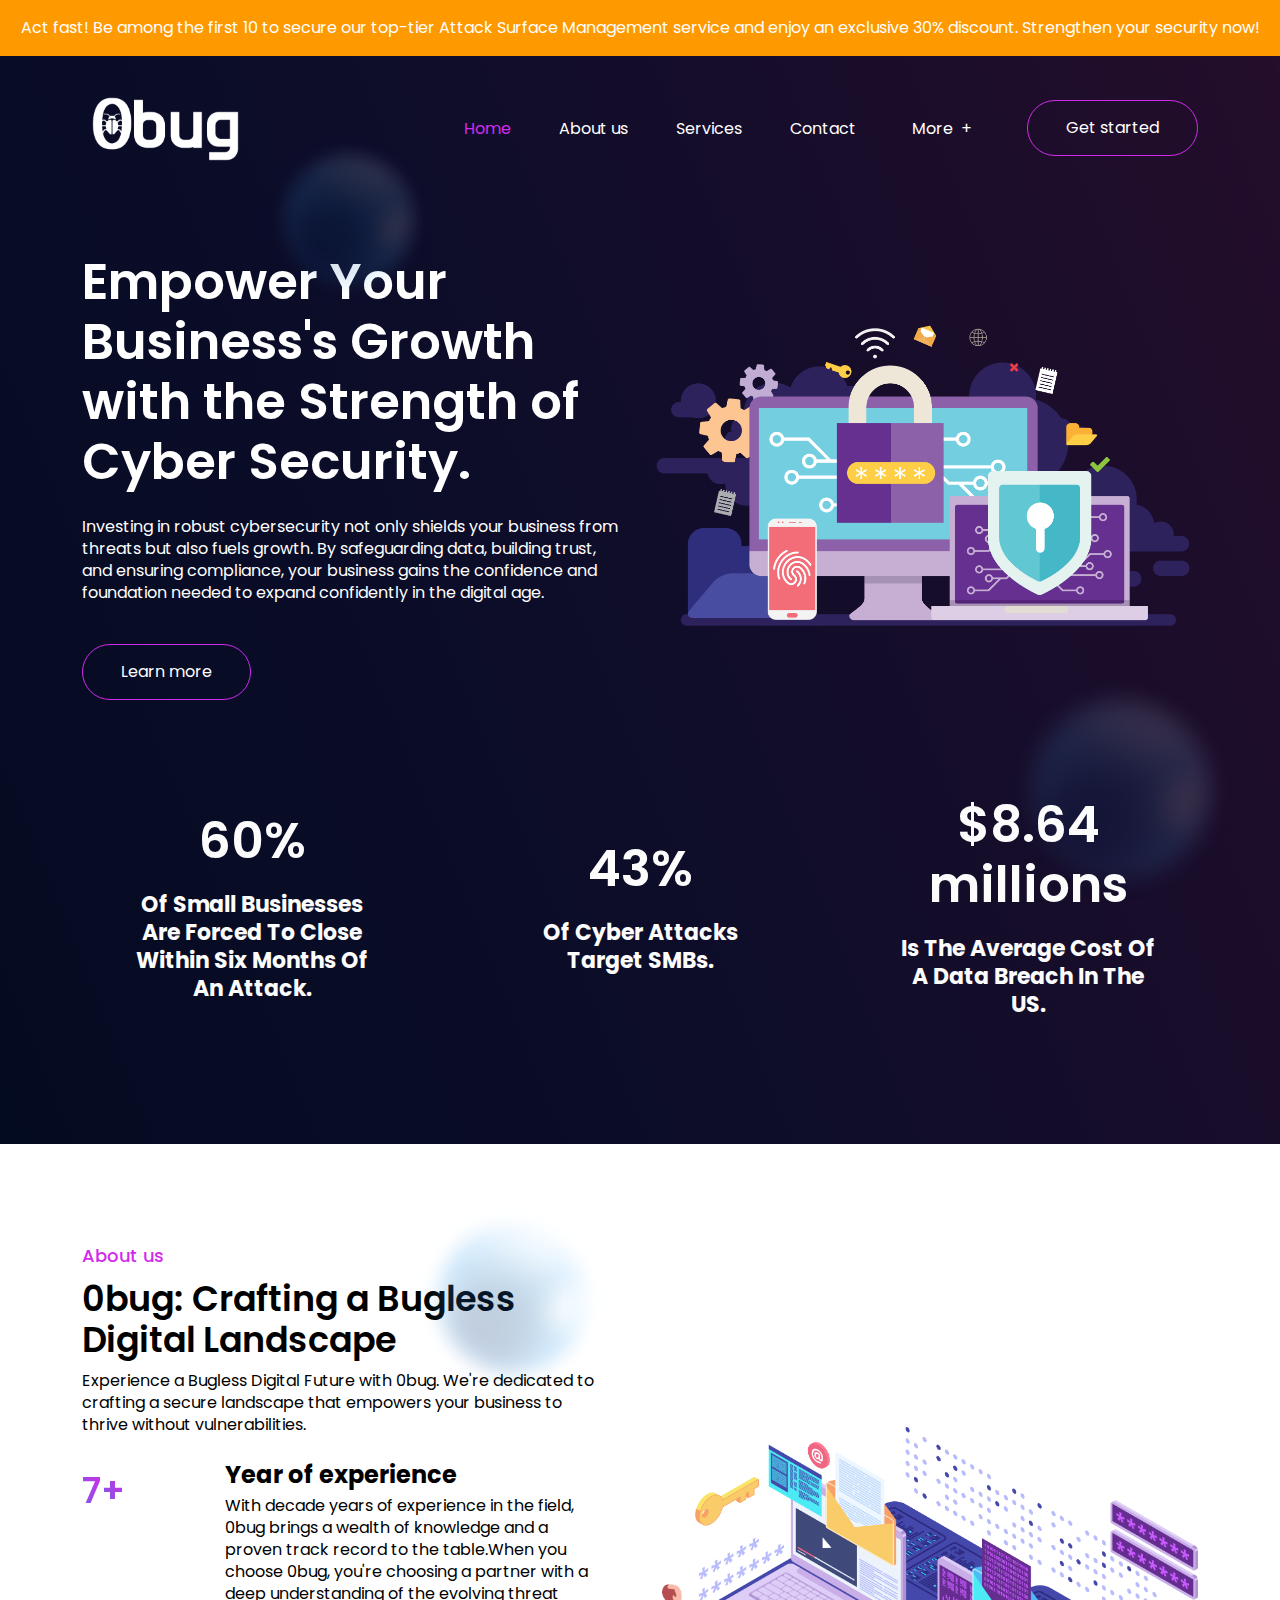
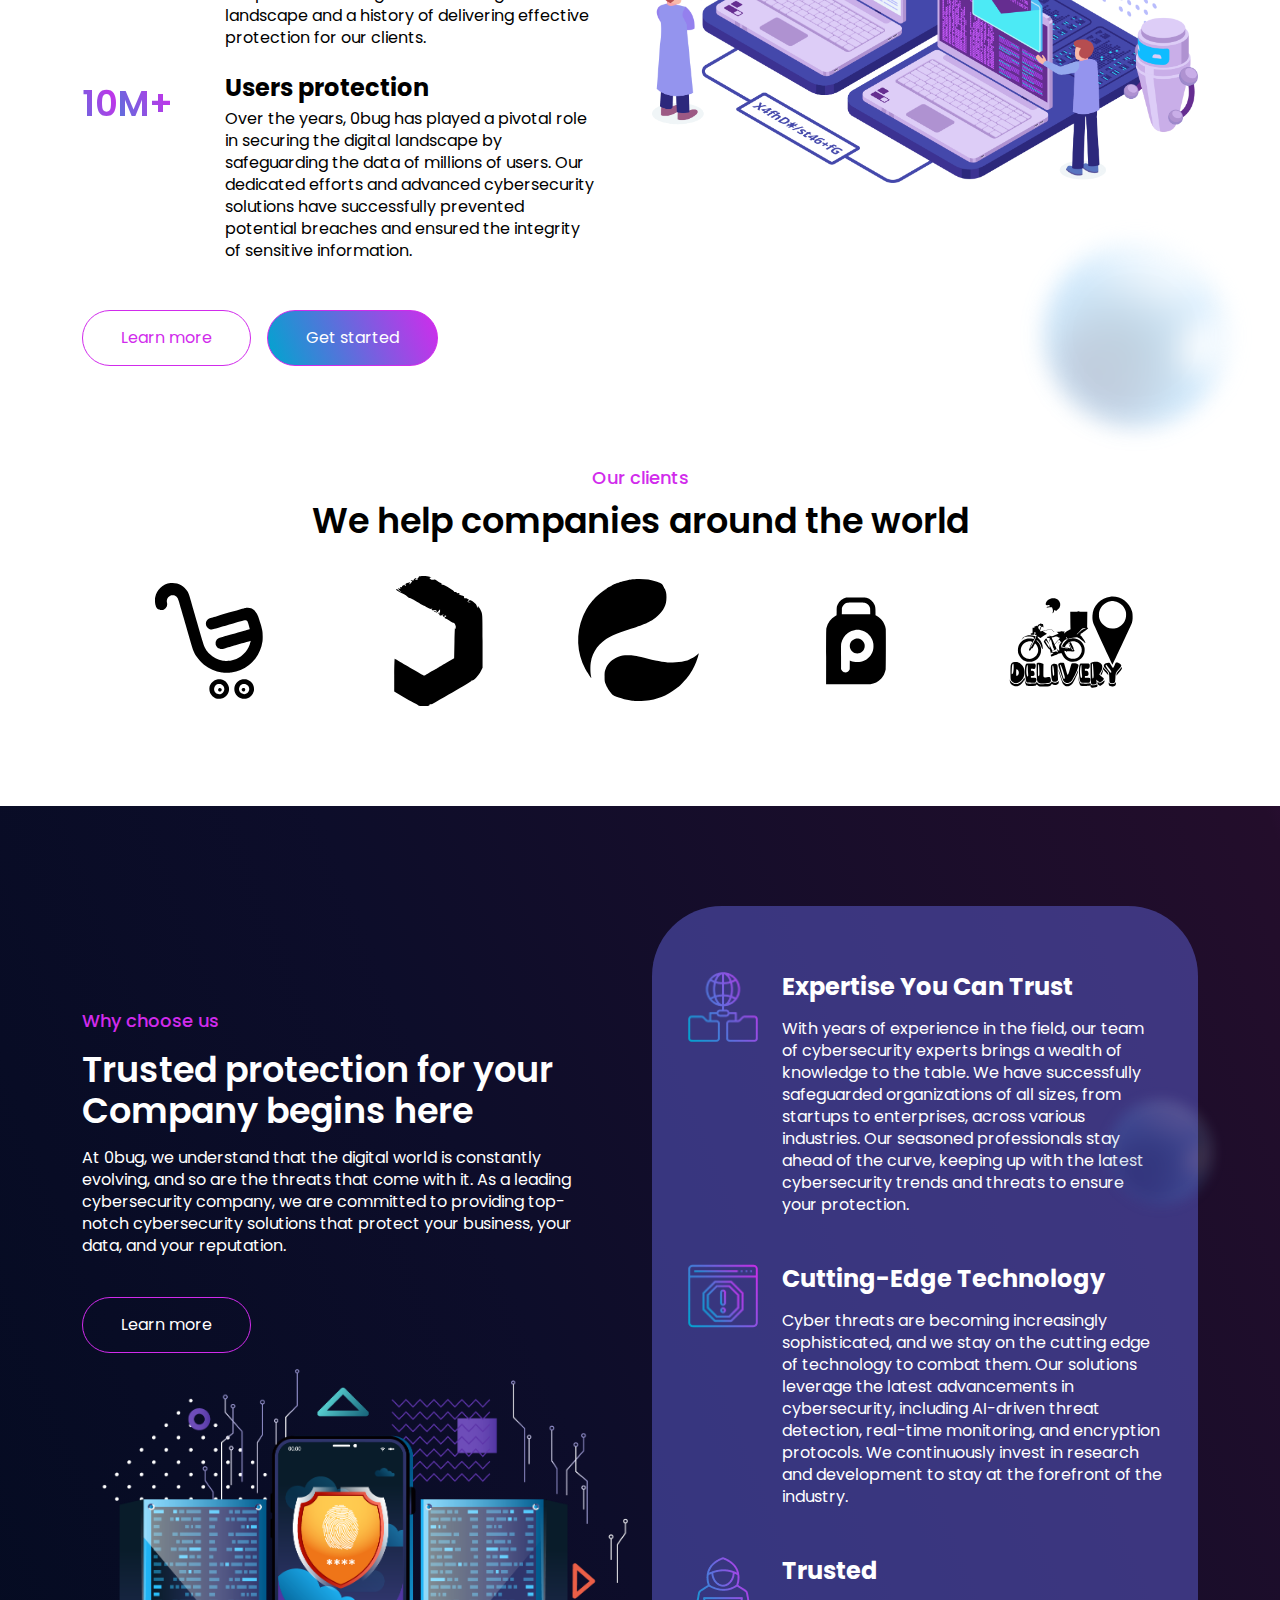
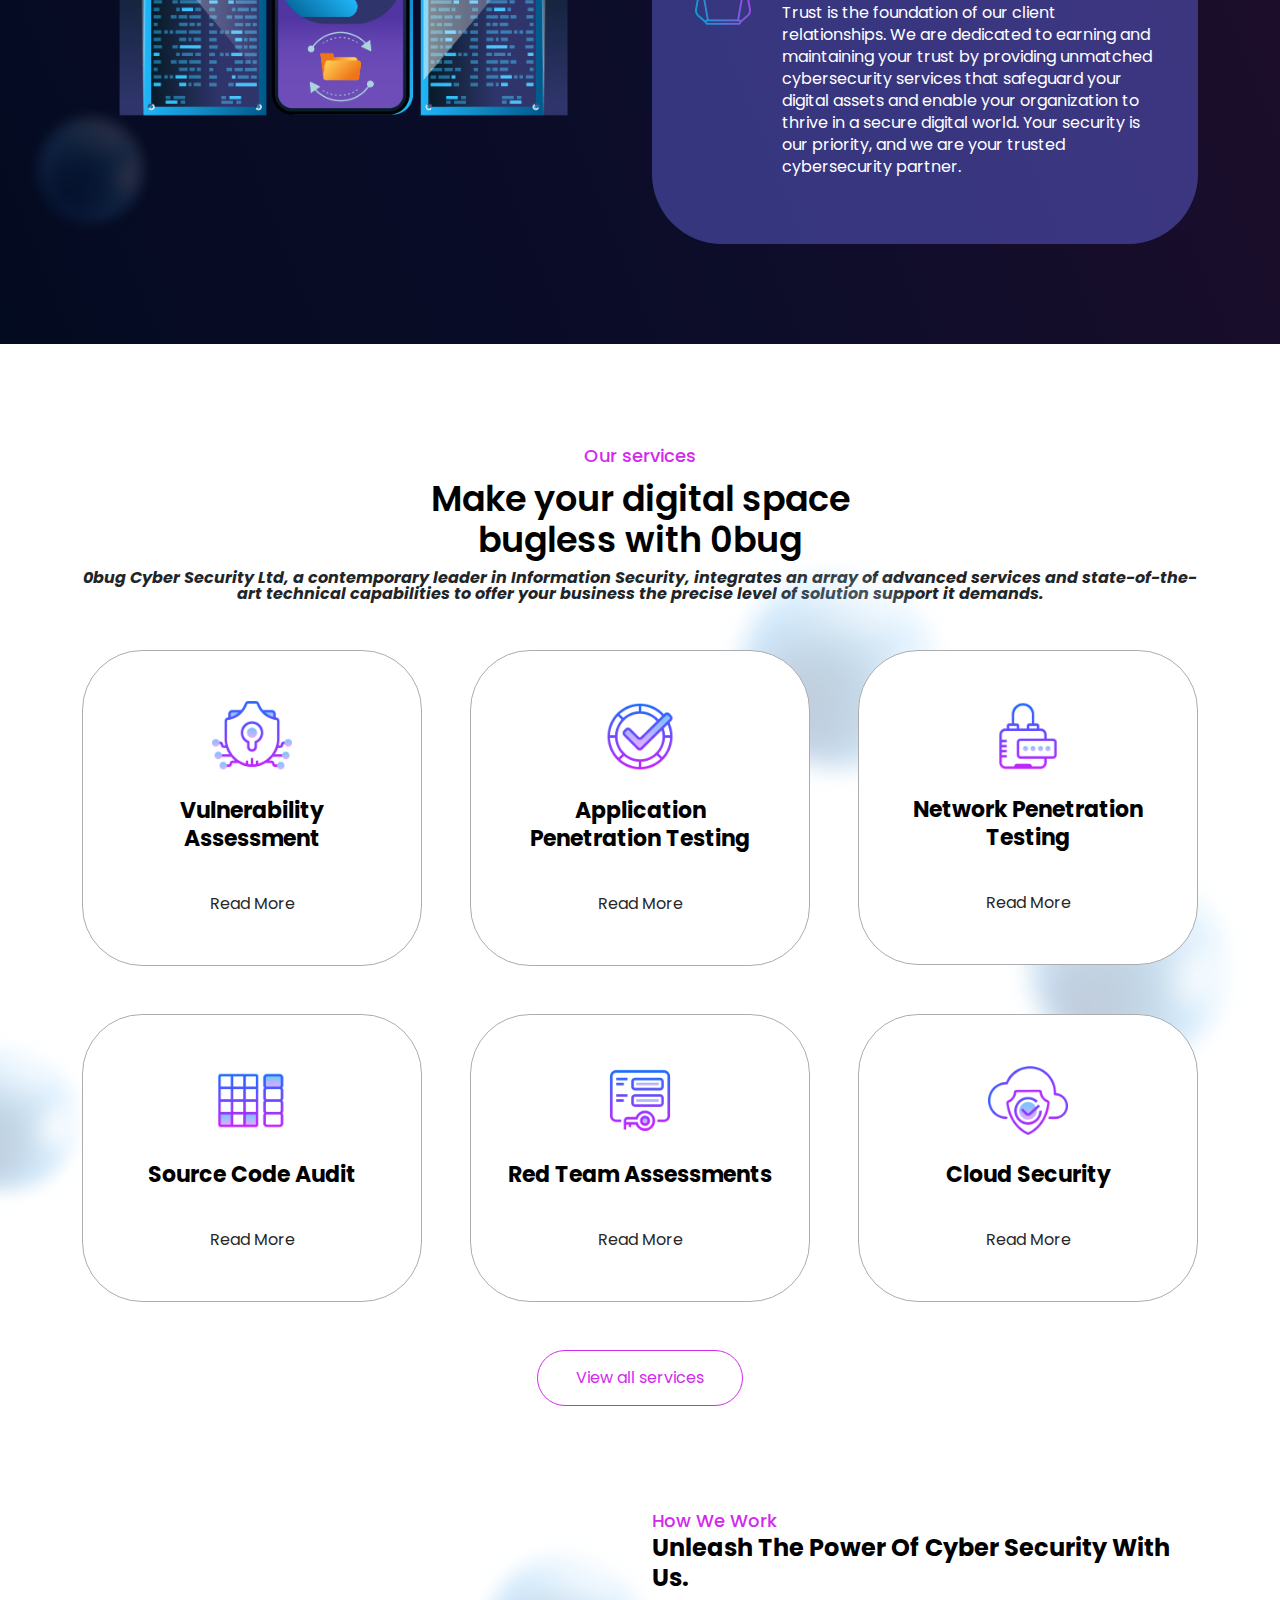
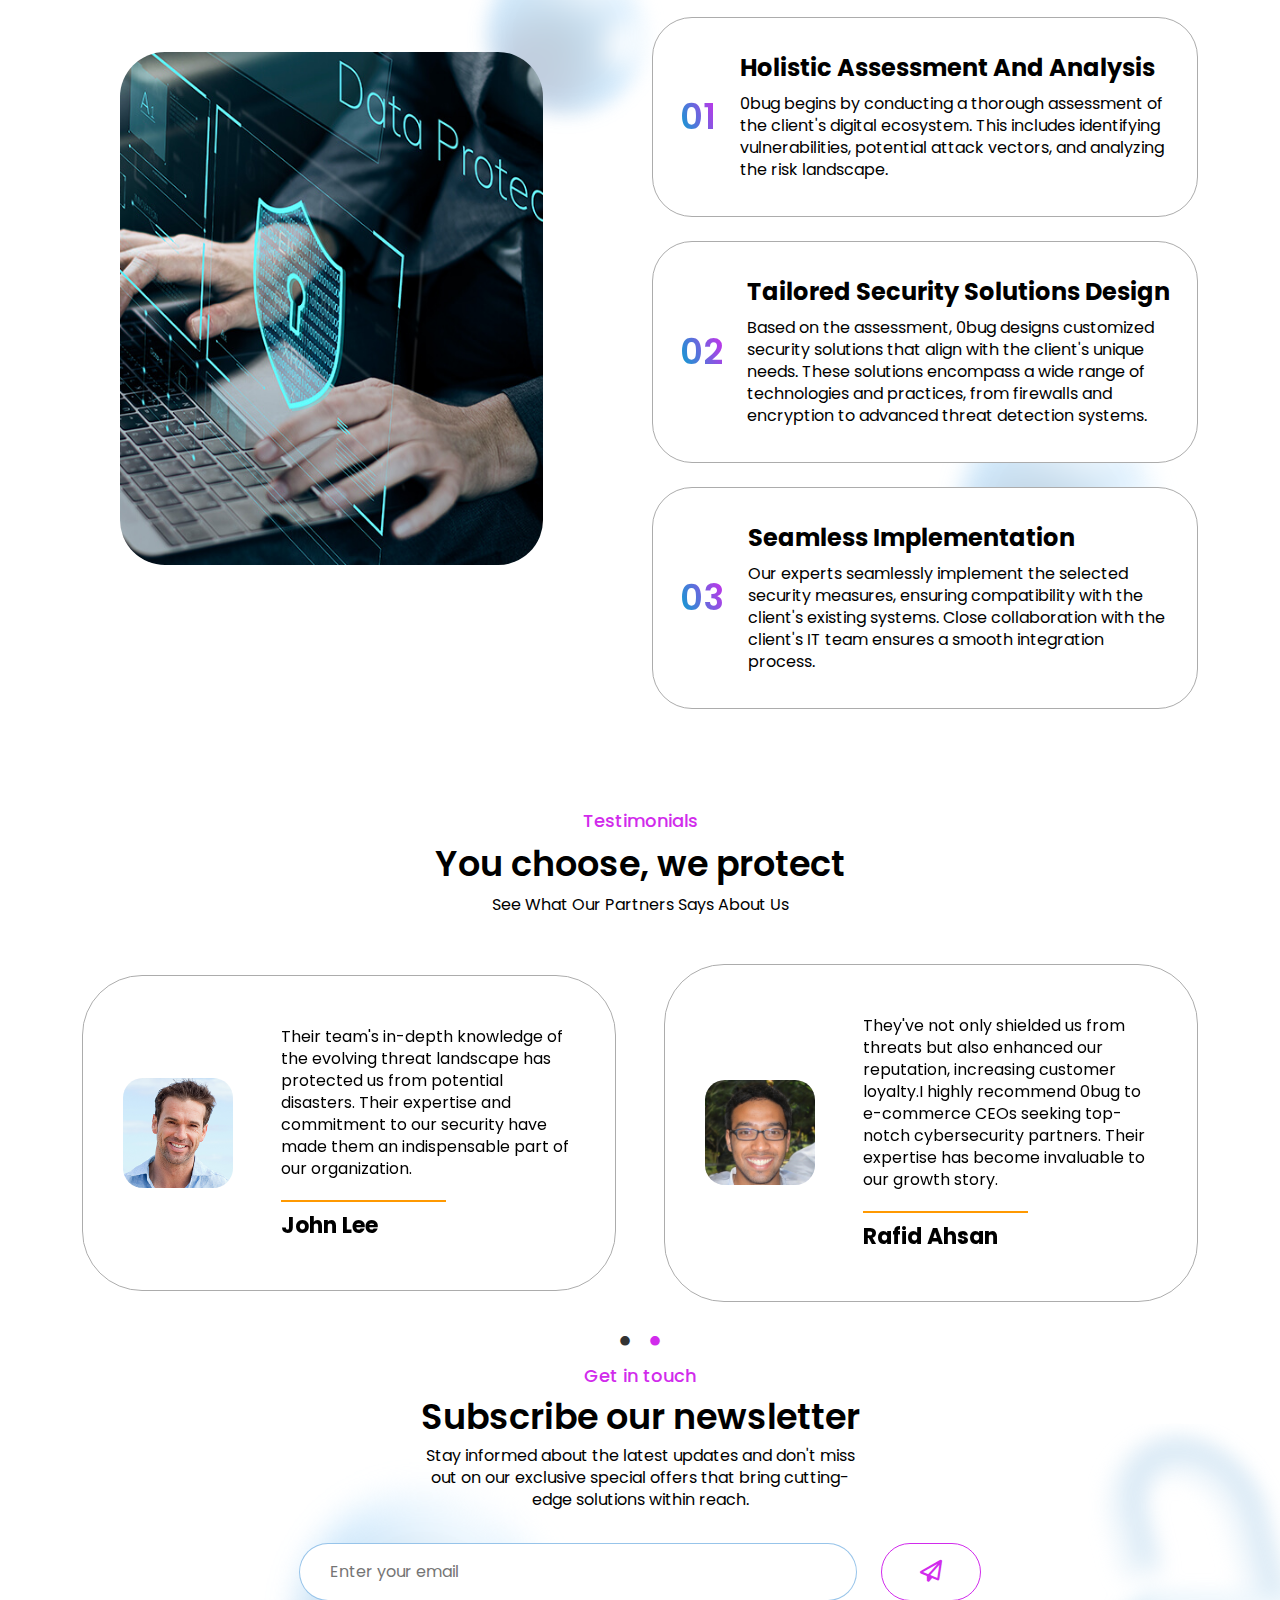
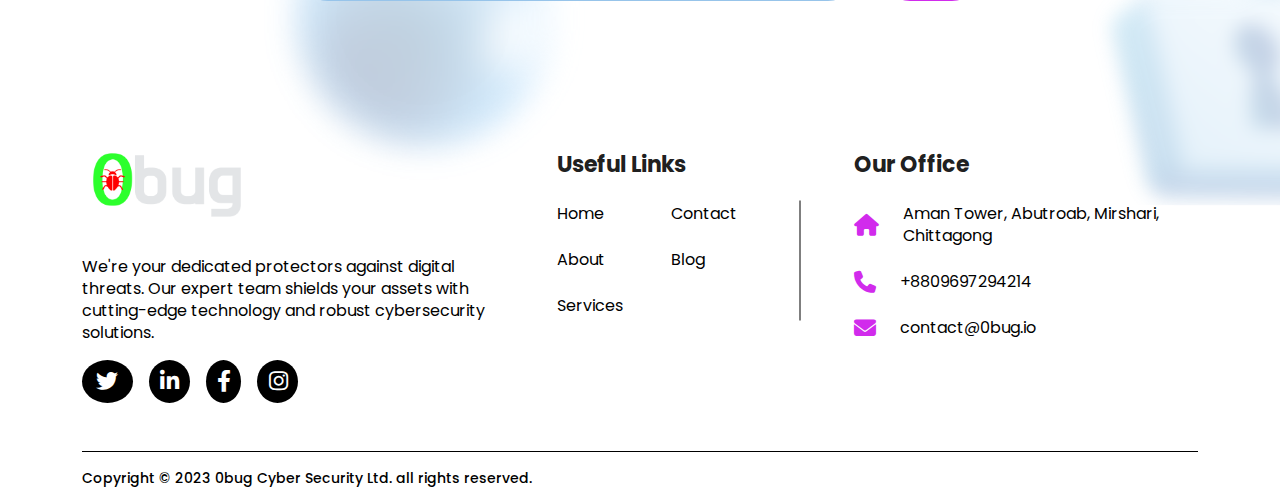
<file: index.html>
<!DOCTYPE html>
<html lang="zxx">

<head>
    <meta charset="UTF-8">
    <meta http-equiv="X-UA-Compatible" content="IE=edge">
    <meta name="viewport" content="width=device-width, initial-scale=1.0">
      <meta name="keywords" content="Cyber Security , Cyber Security Company, Cyber Security Company in bangladesh, Computer Security Services, Cyber Security Solutions, vulnerability Assessment , corporate cyber security, Penetration Testing, Web Penetration Testing, Network Penetration Testing, cyber security specialist bangladesh,Information Security services, Source code audit, Security Audit">
    <title>0bug Cyber Security Ltd</title>
    <link rel="shortcut icon" href="assets/Images/fave_icon.png" type="image/x-icon">
    <!-- Framework Css -->
    <link rel="stylesheet" href="assets/css/bootstrap-lib/bootstrap.min.css">
    <!-- Font Awesome / Icon Fonts -->
    <link rel="stylesheet" href="assets/font-awesome-lib/icon/font-awesome.min.css">
    <!-- Style Theme -->
    <link rel="stylesheet" href="assets/css/style.css">
    <!-- Responsive Theme -->
    <link rel="stylesheet" href="assets/css/responsive.css">
    <!-- slider -->
    <link rel="stylesheet" href="assets/css/slick.min.css">
</head>

<body>
    <!-- site-wrapper -->
    <div class="site-wrapper">
        <div class="offer-banner" id="offer-banner">
        </div>
        <div class="header_home">
            <!-- ====== 1.1. Header section ======  -->
            <header>
                <nav class="navbar navbar-expand-lg">
                    <div class="container">
                        <!-- site logo -->
                        <a class="navbar-brand p-0" href="index.html"><img src="assets/Images/logo.png" alt="0bug"  height="100"></a>
                        <button class="navbar-toggler" onclick="openNav()" type="button">
                            <span class="fa-solid fa-bars"></span>
                        </button>
                        <div class="collapse navbar-collapse justify-content-end align-items-center" id="navbarNav">
                            <!-- menus -->
                            <ul class="navbar-nav d-flex gap-5 align-items-center">
                                <li class="nav-item"><a class="nav-link p-0 active" href="index.html">Home</a></li>
                                <li class="nav-item"><a class="nav-link p-0" href="about.html">About us</a></li>
                                <li class="nav-item"><a class="nav-link p-0" href="service.html">Services</a></li>
                                <li class="nav-item"><a class="nav-link p-0" href="contact.html">Contact</a></li>
                                <li class="nav-item dropdown">
                                    <a class="nav-link mx-2 dropdown-toggle p-0" href="index.html#" id="navbarDropdownMenuLink" role="button" data-bs-toggle="dropdown" aria-expanded="false">
                                        More
                                    </a>
                                    <ul class="dropdown-menu" aria-labelledby="navbarDropdownMenuLink">
                                        <li><a class="dropdown-item" href="faq.html">FAQ</a></li>
                                        <li><a class="dropdown-item" href="testimonial.html">Testimonial</a></li>
                                        <li><a class="dropdown-item" href="https://blog.0bug.io">Blog</a></li>                                    </ul>
                                </li>
                                <li class="nav-item">
                                    <!-- header buttons -->
                                    <a class="nav-link btn_hover" href="contact.html">Get started</a>
                                </li>
                            </ul>
                        </div>
                    </div>
                </nav>
                <!-- Sidebar -->
                <aside id="mySidepanel" class="sidepanel">
                    <div class="sidebar">
                        <a class="navbar-brand p-0" href="index.html"><img src="assets/Images/logo.png" alt="0bug"  height="100"></a>
                        <button class="closebtn" onclick="closeNav()"><i class="fa-solid fa-xmark"></i></button>
                    </div>
                    <div>
                        <!-- side menus -->
                        <ul>
                            <li class="nav-item"><a class="nav-link active" href="index.html">Home</a></li>
                            <li class="nav-item"><a class="nav-link" href="about.html">About us</a></li>
                            <li class="nav-item"><a class="nav-link" href="service.html">Services</a></li>
                            <li class="nav-item"><a class="nav-link" href="contact.html">Contact</a></li>
                            <li class="pages"><a href="index.html#">More</a></li>
                            <li class="collapse_btn nav-item">
                                <a class="nav-link plus_collapse" data-bs-toggle="collapse" href="index.html#pages" role="button" aria-expanded="false" aria-controls="pages">
                                    <i class="fa-solid fa-plus"></i>
                                </a>
                                <div class="collapse" id="pages">
                                    <ul>
                                        <li class="nav-item"><a class="nav-link" href="faq.html">FAQ</a></li>
                                        <li class="nav-item"><a class="nav-link" href="testimonial.html">Testimonial</a></li>
                                        <li class="nav-item"><a class="nav-link" href="https://blog.0bug.io">Blog</a></li>
                                    </ul>
                                </div>
                            </li>
                        </ul>
                    </div>
                </aside>
            </header>
            <!-- ====== End of 1.1. Header section ======  -->

            <!-- ====== 1.2. hero section ====== -->
            <section class="banner">
                <div class="container">
                    <figure><img src="assets/Images/bg/header_cercle1.png" alt="img" class="header-cercle1"></figure>
                    <figure><img src="assets/Images/bg/header_cercle2.png" alt="img" class="header-cercle2"></figure>
                    <div class="row d-flex align-items-center gap-md-0 gap-sm-4 gap-4">
                        <div class="col-lg-6 col-md-6 d-flex flex-column align-items-md-start align-items-sm-center align-items-center justify-content-center gap-md-4 gap-sm-3 gap-3">
                            <h1 id="hero">Empower Your Business's Growth with the Strength of Cyber Security.</h1>
                            <p>Investing in robust cybersecurity not only shields your business from threats but also fuels growth. By safeguarding data, building trust, and ensuring compliance, your business gains the confidence and foundation needed to expand confidently in the digital age.</p>
                            <a href="about.html" class="btn_hover mt-3">Learn more</a>
                        </div>
                        <div class="col-lg-6 col-md-6 d-flex justify-content-end">
                            <figure><img src="assets/Images/home/banner.png" alt="banner"></figure>
                        </div>
                    </div>
                </div>
            </section>
            <!-- ====== End of 1.2. hero section ====== -->

            <!-- ====== 1.3. feature card section ====== -->
            <section class="banner_card">
                <div class="container d-flex gap-lg-5 gap-md-4 gap-sm-5 gap-4 justify-content-between flex-md-row flex-sm-column flex-column align-items-center">
                    <div>
                        <h1>60%</h1>
                        <h4>of small businesses are forced to close within six months of an attack.</h4>
                    </div>
                    <div>
                        <h1>43%</h1>
                        <h4>of cyber attacks target SMBs.</h4>
                    </div>
                    <div>
                        <h1>$8.64 millions</h1>
                        <h4>is the average cost of a data breach in the US.</h4>
                    </div>
                </div>
            </section>
            <!-- ====== End of 1.3. feature card section ====== -->
        </div>

        <!-- ====== 1.4. About Us section ====== -->
        <section class="about">
            <div class="container">
                <div class="row">
                    <div class="col-lg-6 col-md-6">
                        <h5>About us</h5>
                        <h2>0bug: Crafting a Bugless Digital Landscape</h2>
                        <p>
                            Experience a Bugless Digital Future with 0bug. We're dedicated to crafting a secure landscape that empowers your business to thrive without vulnerabilities.
                        </p>
                        <div class="row mt-4">
                            <div class="col-lg-3 col-md-3 d-flex justify-content-md-start justify-content-md-start justify-content-sm-center justify-content-center">
                                <h2 class="count">7</h2>
                                <h2>+</h2>
                            </div>
                            <div class="col-lg-9 col-md-9">
                                <h3>Year of experience</h3>
                                <p>
                                    With decade years of experience in the field, 0bug brings a wealth of knowledge and a proven track record to the table.When you choose 0bug, you're choosing a partner with a deep understanding of the evolving threat landscape and a history of delivering effective protection for our clients.
                                </p>
                            </div>
                        </div>
                        <div class="row mt-4">
                            <div class="col-lg-3 col-md-3 d-flex d-flex justify-content-md-start justify-content-md-start justify-content-sm-center justify-content-center">
                                <h2 class="count">10</h2>
                                <h2>M+</h2>
                            </div>
                            <div class="col-lg-9 col-md-9">
                                <h3>Users protection</h3>
                                <p>
                                    Over the years, 0bug has played a pivotal role in securing the digital landscape by safeguarding the data of millions of users. Our dedicated efforts and advanced cybersecurity solutions have successfully prevented potential breaches and ensured the integrity of sensitive information.
                                </p>
                            </div>
                        </div>
                        <div class="mt-md-5 mt-sm-4 mt-4 d-flex justify-content-md-start justify-content-sm-center justify-content-center gap-3">
                            <!-- about button -->
                            <a href="cbout.html" class="btn_hover">Learn more</a>
                            <a href="contact.html" class="btn_hover2">Get started</a>
                        </div>
                    </div>
                    <div class="col-lg-6 col-md-6 d-flex justify-content-center align-items-center mt-md-0 mt-sm-5 mt-5">
                        <figure><img src="assets/Images/home/about.png" alt="img" class="ab-image"></figure>
                    </div>
                    <figure><img src="assets/Images/bg/about_cercle1.png" alt="img" class="about-cercle1"></figure>
                    <figure><img src="assets/Images/bg/about_cercle1.png" alt="img" class="about-cercle2"></figure>
                </div>
            </div>
        </section>
        <!-- ====== End of 1.4. About Us section ====== -->

        <!-- ====== 1.5. Our Clients section ====== -->
        <section class="client">
            <div class="container text-center">
                <h5>Our clients</h5>
                <h2>We help companies around the world</h2>
                <div class="d-flex justify-content-md-evenly justify-content-sm-center justify-content-center align-items-center flex-wrap gap-4">
                    <figure><img src="assets/Images/home/client1.svg" alt="img"></figure>
                    <figure><img src="assets/Images/home/client4.svg" alt="img"></figure>
                    <figure><img src="assets/Images/home/client3.svg" alt="img"></figure>
                    <figure><img src="assets/Images/home/client2.svg" alt="img"></figure>
                    <figure><img src="assets/Images/home/client5.svg" alt="img"></figure>
                </div>
            </div>
        </section>
        <!-- ====== End of 1.5. Our Clients section ====== -->

        <!-- ====== 1.6. Why Choose Us section ====== -->
        <section class="choose">
            <div class="container">
                <div class="row d-flex align-items-center">
                    <div class="col-lg-6 col-md-6 d-flex flex-column align-items-md-start align-items-sm-center align-items-center text-md-start text-sm-center text-center gap-3">
                        <h5>Why choose us</h5>
                        <h2>Trusted protection for your Company begins here</h2>
                        <p class="pe-lg-5 pe-md-4 pe-sm-0 pe-0">
                            At 0bug, we understand that the digital world is constantly evolving, and so are the threats that come with it. As a leading cybersecurity company, we are committed to providing top-notch cybersecurity solutions that protect your business, your data, and your reputation.
                        </p>
                        <!-- button -->
                        <a href="about.html" class="btn_hover mt-4">Learn more</a>

                        <figure><img src="assets/Images/home/choose_main.png" class="mx-auto d-block w-100 mt-md-0 mt-sm-3 mt-3" alt="image"></figure>
                        <figure><img src="assets/Images/bg/header_cercle1.png" alt="img" class="chose-cercle1"></figure>
                    </div>
                    <div class="col-lg-6 col-md-6 d-flex align-items-center">
                        <figure><img src="assets/Images/bg/header_cercle2.png" alt="img" class="chose-cercle2"></figure>
                        <div class="choose2 d-flex flex-column gap-md-5 gap-sm-5 gap-4 mt-md-0 mt-sm-4 mt-4">
                            <div class="d-flex gap-4 flex-md-row flex-sm-column flex-column text-md-start text-sm-center text-center">
                                <figure><img src="assets/Images/icon/choose1.png" alt="image"></figure>
                                <div class="d-flex flex-column gap-3">
                                    <h3>Expertise You Can Trust</h3>
                                    <p>
                                        With years of experience in the field, our team of cybersecurity experts brings a wealth of knowledge to the table. We have successfully safeguarded organizations of all sizes, from startups to enterprises, across various industries. Our seasoned professionals stay ahead of the curve, keeping up with the latest cybersecurity trends and threats to ensure your protection.
                                    </p>
                                </div>
                            </div>
                            <div class="d-flex gap-4 flex-md-row flex-sm-column flex-column text-md-start text-sm-center text-center">
                                <figure><img src="assets/Images/icon/choose2.png" alt="image"></figure>
                                <div class="d-flex flex-column gap-3">
                                    <h3>Cutting-Edge Technology</h3>
                                    <p>
                                        Cyber threats are becoming increasingly sophisticated, and we stay on the cutting edge of technology to combat them. Our solutions leverage the latest advancements in cybersecurity, including AI-driven threat detection, real-time monitoring, and encryption protocols. We continuously invest in research and development to stay at the forefront of the industry.
                                    </p>
                                </div>
                            </div>
                            <div class="d-flex gap-4 flex-md-row flex-sm-column flex-column text-md-start text-sm-center text-center">
                                <figure><img src="assets/Images/icon/choose3.png" alt="image"></figure>
                                <div class="d-flex flex-column gap-3">
                                    <h3>Trusted</h3>
                                    <p>Trust is the foundation of our client relationships. We are dedicated to earning and maintaining your trust by providing unmatched cybersecurity services that safeguard your digital assets and enable your organization to thrive in a secure digital world. Your security is our priority, and we are your trusted cybersecurity partner.                                    </p>
                                </div>
                            </div>
                        </div>
                    </div>
                </div>
            </div>
        </section>
        <!-- ====== End of 1.6. Why Choose Us section ====== -->

        <!-- ====== 1.7.  Our Services section ====== -->
        <section class="services">
            <div class="container text-center">
                <h5>Our services</h5>
                <h2>Make your digital space bugless with 0bug</h2>
                <b><i>0bug Cyber Security Ltd, a contemporary leader in Information Security, integrates an array of advanced services and state-of-the-art technical capabilities to offer your business the precise level of solution support it demands.</i></b>
                <div class="d-flex justify-content-between align-items-center flex-md-row flex-sm-column flex-column gap-lg-5 gap-md-4 gap-sm-5 gap-4 mt-md-5 mt-sm-5 mt-4">
                    <div class="service_card d-flex flex-column align-items-center text-center">
                        <figure><img src="assets/Images/icon/service1.png" alt="service"></figure>
                        <h4>Vulnerability Assessment</h4>
                        <p id="intro-paragraph-1"></p>
                        <p id="hidden-paragraph-1" style="display: none;">We conduct a thorough examination of your systems and applications to find weaknesses or vulnerabilities that could be exploited by cyber threats. Our goal is to help you prioritize and address these vulnerabilities to enhance your overall security posture.</p>
                        <p class="read-more" data-target="1">Read More</p>
                        <a href="contact.html" class="btn_hover2"><i class="fa-solid fa-greater-than"></i></a>
                    </div>
                    <div class="service_card d-flex flex-column align-items-center text-center">
                        <figure><img src="assets/Images/icon/service2.png" alt="service"></figure>
                        <h4>Application Penetration Testing</h4>
                        <p id="intro-paragraph-2"></p>
                        <p id="hidden-paragraph-2" style="display: none;">Our experts simulate real-world attacks on your applications to uncover potential security flaws before malicious hackers do. This proactive approach allows us to strengthen your application's defenses and protect sensitive data.</p>
                        <p class="read-more" data-target="2">Read More</p>
                        <a href="contact.html" class="btn_hover2"><i class="fa-solid fa-greater-than"></i></a>
                    </div>
                    <div class="service_card d-flex flex-column align-items-center text-center">
                        <figure><img src="assets/Images/icon/service3.png" alt="service"></figure>
                        <h4>Network Penetration Testing</h4>
                        <p id="intro-paragraph-3"></p>
                        <p id="hidden-paragraph-3" style="display: none;">We assess the security of your network infrastructure by attempting to breach it, just like a cyber attacker would. This process helps us identify vulnerabilities and vulnerabilities in your network and implement effective safeguards.</p>
                        <p class="read-more" data-target="3">Read More</p>
                        <a href="contact.html" class="btn_hover2"><i class="fa-solid fa-greater-than"></i></a>
                    </div>
                </div>
                <div class="d-flex justify-content-between align-items-center flex-md-row flex-sm-column flex-column gap-lg-5 gap-md-4 gap-sm-5 gap-4 mt-md-5 mt-sm-5 mt-4">
                    <div class="service_card d-flex flex-column align-items-center text-center">
                        <figure><img src="assets/Images/icon/service4.png" alt="service"></figure>
                        <h4>Source Code Audit</h4>
                        <p id="intro-paragraph-4"></p>
                        <p id="hidden-paragraph-4" style="display: none;">Reviews the source code of your software applications to identify security weaknesses during the development phase. By addressing these issues early, we ensure that your software is built with security in mind from the ground up.</p>
                        <p class="read-more" data-target="4">Read More</p>
                        <a href="contact.html" class="btn_hover2"><i class="fa-solid fa-greater-than"></i></a>
                    </div>
                    <div class="service_card d-flex flex-column align-items-center text-center">
                        <figure><img src="assets/Images/icon/service5.png" alt="service"></figure>
                        <h4>Red Team Assessments</h4>
                        <p id="intro-paragraph-5"></p>
                        <p id="hidden-paragraph-5" style="display: none;">Our Red Team conducts simulated cyberattacks to assess your organization's security preparedness. By emulating real-world threats, we help you strengthen your defenses.</p>
                        <p class="read-more" data-target="5">Read More</p>
                        <a href="contact.html" class="btn_hover2"><i class="fa-solid fa-greater-than"></i></a>
                    </div>
                    <div class="service_card d-flex flex-column align-items-center text-center">
                        <figure><img src="assets/Images/icon/service6.png" alt="service"></figure>
                        <h4>Cloud Security</h4>
                        <p id="intro-paragraph-6"></p>
                        <p id="hidden-paragraph-6" style="display: none;">Our cloud security solutions ensure that your sensitive information remains protected while benefiting from the flexibility and scalability of cloud technology."</p>
                        <p class="read-more" data-target="6">Read More</p>
                        <a href="contact.html" class="btn_hover2"><i class="fa-solid fa-greater-than"></i></a>
                    </div>
                </div>
                <figure><img src="assets/Images/bg/about_cercle1.png" alt="img" class="service-cercle1"></figure>
                <figure><img src="assets/Images/bg/about_cercle1.png" alt="img" class="service-cercle2"></figure>
                <figure><img src="assets/Images/bg/about_cercle1.png" alt="img" class="service-cercle3"></figure>
                <br><br>
                <a href="service.html" class="view_service btn_hover mt-lg-3 mt-md-3 mt-sm-3 mt-0">View all services</a>
            </div>
        </section>
        <!-- ====== End of 1.7. Our Services section ====== -->

        <!-- ====== 1.8. How We Work section ====== -->
        <section class="work">
            <div class="container">
                <div class="row position-relative">
                    <figure><img src="assets/Images/bg/about_cercle1.png" alt="img" class="work-cercle1"></figure>
                    <div class="col-lg-6 col-md-6 d-flex align-items-center justify-content-center">
                        <figure class="position-relative">
                            <img src="assets/Images/home/how_we_work.jpg" alt="img" class="how-we-work">
                        </figure>
                    </div>
                    <div class="col-lg-6 col-md-6 text-md-start text-sm-center text-center mt-md-0 mt-sm-5 mt-5 pt-md-0 pt-sm-3 pt-3">
                        <h4 class="custom">How we work</h4>
                        <h3>Unleash the power of cyber security with us.</h3>
                        <div class="d-flex align-items-center flex-md-row flex-sm-column flex-column gap-md-4 gap-sm-3 gap-1 mt-4">
                            <div>
                                <h2>01</h2>
                            </div>
                            <div>
                                <h3>Holistic Assessment and Analysis</h3>
                                <p>0bug begins by conducting a thorough assessment of the client's digital ecosystem. This includes identifying vulnerabilities, potential attack vectors, and analyzing the risk landscape.</p>
                            </div>
                        </div>
                        <div class="d-flex align-items-center flex-md-row flex-sm-column flex-column gap-md-4 gap-sm-3 gap-1 mt-4">
                            <div>
                                <h2>02</h2>
                            </div>
                            <div>
                                <h3>Tailored Security Solutions Design</h3>
                                <p>Based on the assessment, 0bug designs customized security solutions that align with the client's unique needs. These solutions encompass a wide range of technologies and practices, from firewalls and encryption to advanced threat detection systems.</p>
                            </div>
                        </div>
                        <div class="d-flex align-items-center flex-md-row flex-sm-column flex-column gap-md-4 gap-sm-3 gap-1 mt-4">
                            <div>
                                <h2>03</h2>
                            </div>
                            <div>
                                <h3>Seamless Implementation</h3>
                                <p>Our experts seamlessly implement the selected security measures, ensuring compatibility with the client's existing systems. Close collaboration with the client's IT team ensures a smooth integration process.</p>
                            </div>
                        </div>
                    </div>
                    <figure><img src="assets/Images/bg/about_cercle1.png" alt="img" class="work-cercle2"></figure>
                </div>
            </div>
        </section>
        <!-- ====== End of 1.8. How We Work section ====== -->
        <!-- ====== 1.11. Testimonials section ====== -->
        <section>
            <div class="container">
                <div class="testimonial text-center">
                    <h5>Testimonials</h5>
                    <h2>You choose, we protect</h2>
                    <p>See What Our Partners Says About Us</p>
                </div>
                <div class="slider">
                    <div class="d-flex justify-content-between align-items-center gap-lg-5 gap-md-4 gap-sm-5 gap-4 mt-5 flex-md-row flex-sm-column flex-column">
                        <div class="testimonial_card d-flex gap-lg-5 gap-md-3 gap-sm-5 gap-2 align-items-center flex-md-row flex-sm-row flex-column text-md-start text-sm-start text-center">
                            <figure><img src="assets/Images/slider/testimonial1.png" alt="testimonial"></figure>
                            <div>
                                <p>Their team's in-depth knowledge of the evolving threat landscape has protected us from potential disasters. Their expertise and commitment to our security have made them an indispensable part of our organization.</p>
                                <hr>
                                <h4>john Lee</h4>
                            </div>
                        </div>
                        <div class="testimonial_card d-flex gap-lg-5 gap-md-3 gap-sm-5 gap-2 align-items-center flex-md-row flex-sm-row flex-column text-md-start text-sm-start text-center">
                            <figure><img src="assets/Images/slider/rafidAhasan.jpg" alt="testimonial"></figure>
                            <div>
                                <p>They've not only shielded us from threats but also enhanced our reputation, increasing customer loyalty.I highly recommend 0bug to e-commerce CEOs seeking top-notch cybersecurity partners. Their expertise has become invaluable to our growth story.                                </p>
                                <hr>
                                <h4>Rafid Ahsan</h4>
                            </div>
                        </div>
                    </div>
                    <div class="d-flex justify-content-between align-items-center gap-lg-5 gap-md-4 gap-sm-5 gap-4 mt-5 flex-md-row flex-sm-column flex-column">
                        <div class="testimonial_card d-flex gap-lg-5 gap-md-3 gap-sm-5 gap-2 align-items-center flex-md-row flex-sm-row flex-column text-md-start text-sm-start text-center">
                            <figure><img src="assets/Images/slider/testimonial3.png" alt="testimonial"></figure>
                            <div>
                                <p>In a world where cyber threats are ever-present, 0bug is a beacon of security. Their proactive monitoring and continuous education have ensured that our organization stays one step ahead of potential attackers. We couldn't be happier with their services.</p>
                                <hr>
                                <h4>Jacob scott</h4>
                            </div>
                        </div>
                        <div class="testimonial_card d-flex gap-lg-5 gap-md-3 gap-sm-5 gap-2 align-items-center flex-md-row flex-sm-row flex-column text-md-start text-sm-start text-center">
                            <figure><img src="assets/Images/slider/testimonial2.png" alt="testimonial"></figure>
                            <div>
                                <p>0bug, as their name suggests. Our partnership with 0bug has elevated our web presence, ensuring a seamless experience for our customers. Their bug-free solutions have boosted our confidence and set us on a path to success.Thanks 0bug team.</p>
                                <hr>
                                <h4>Phillip boyd</h4>
                            </div>
                        </div>
                    </div><!--
                    <div class="d-flex justify-content-between align-items-center gap-lg-5 gap-md-4 gap-sm-5 gap-4 mt-5 flex-md-row flex-sm-column flex-column">
                        <div class="testimonial_card d-flex gap-lg-5 gap-md-3 gap-sm-5 gap-2 align-items-center flex-md-row flex-sm-row flex-column text-md-start text-sm-start text-center">
                            <figure><img src="assets/Images/slider/testimonial1.png" alt="testimonial"></figure>
                            <div>
                                <p>Lorem ipsum dolor sit amet, consectetur adipiscing elit, sed do eiusmod tempor incididunt ut labore et dolore magna aliqua.</p>
                                <hr>
                                <h4>Jacob scott</h4>
                            </div>
                        </div>
                        <div class="testimonial_card d-flex gap-lg-5 gap-md-3 gap-sm-5 gap-2 align-items-center flex-md-row flex-sm-row flex-column text-md-start text-sm-start text-center">
                            <figure><img src="assets/Images/slider/testimonial3.png" alt="testimonial"></figure>
                            <div>
                                <p>Lorem ipsum dolor sit amet, consectetur adipiscing elit, sed do eiusmod tempor incididunt ut labore et dolore magna aliqua.</p>
                                <hr>
                                <h4>Phillip boyd</h4>
                            </div>
                        </div>-->
                    </div>
                </div>
            </div>
           </br>
          </br>
        </section>
        <!-- ====== End of 1.11. Testimonials section ====== -->
        
        <!-- ====== 1.13. Footer section ====== -->
        <footer>
            <figure><img src="assets/Images/bg/footer_bg.png" alt="img" class="footer-cercle2"></figure>
            <div class="container position-relative">
                <div class="text-center d-flex flex-column gap-2">
                    <h5>Get in touch</h5>
                    <h2>Subscribe our newsletter</h2>
                    <p class="footer-para">Stay informed about the latest updates and don't miss out on our exclusive special offers that bring cutting-edge solutions within reach.</p>
                    <form class="d-flex justify-content-center gap-4 mt-4" id="footer-form">
                        <div id="footer-message"> </div>
                        <input type="email" placeholder="Enter your email" required>
                        <button type="submit"><i class="fa-regular fa-paper-plane"></i></button>
                    </form>
                </div>
                <div class="row text-md-start text-sm-center text-center">
                    <div class="col-lg-5 col-md-5">
                        <a href="index.html" class="p-0">
                            <figure><img src="assets/Images/logo.png" alt="logo"></figure>
                        </a>
                        <p class="pb-3 pe-md-5 pe-sm-0 pe-0">We're your dedicated protectors against digital threats. Our expert team shields your assets with cutting-edge technology and robust cybersecurity solutions.</p>
                        <!-- social icons -->
                        <span class="d-flex gap-3 flex-wrap justify-content-md-start justify-content-sm-center justify-content-center">
                            <a href="https://twitter.com/0bugltd"><i class="fa-brands fa-twitter"></i></a>
                            <a href="https://www.linkedin.com/company/0bugltd"><i class="fa-brands fa-linkedin-in"></i></a>
                            <a href="https://www.facebook.com/0buginc"><i class="fa-brands fa-facebook-f"></i></a>
                            <a href="index.html#"><i class="fa-brands fa-instagram"></i></a>
                       </span>
                    </div>
                    <div class="col-lg-3 col-md-3 position-relative mt-md-0 mt-sm-4 mt-4">
                        <h4>Useful links</h4>
                        <div class="d-flex gap-md-5 gap-sm-5 gap-5 mt-4 justify-content-md-start justify-content-sm-center justify-content-center">
                            <div class="d-flex flex-column gap-4">
                                <a href="index.html" class="p-0">Home</a>
                                <a href="about.html" class="p-0">About</a>
                                <a href="service.html" class="p-0">Services</a>
                            </div>
                            <div class="d-flex flex-column gap-4">
                                <a href="contact.html" class="p-0">Contact</a>
                                <a href="https://blog.0bug.io" class="p-0">Blog</a>
                            </div>
                        </div>
                        <hr>
                    </div>
                    <div class="col-lg-4 col-md-4 ps-4 mt-md-0 mt-sm-4 mt-4 d-flex flex-column align-items-md-start align-items-sm-center align-items-start">
                        <h4>Our Office</h4>
                        <div class="d-flex align-items-center gap-4 mt-4">
                            <i class="fa-sharp fa-solid fa-house"></i>
                            <p class="p-0">Aman Tower, Abutroab, Mirshari, Chittagong</p>
                        </div>
                        <div class="d-flex align-items-center gap-4 mt-4">
                            <i class="fa-sharp fa-solid fa-phone"></i>
                            <p>+8809697294214</p>

                        </div>
                        <div class="d-flex align-items-center gap-4 mt-4">
                            <i class="fa-solid fa-envelope"></i>
                            <p class="p-0">contact@0bug.io</p>
                        </div>
                    </div>
                </div>
                <hr class="mt-5">
                <!-- copyright text -->
                <div class="d-flex justify-content-md-between justify-content-sm-center justify-content-center flex-wrap  text-center mb-3 gap-3">
                    <h6>Copyright © 2023 0bug Cyber Security Ltd. all rights reserved.</h6>
                </div>
                <figure><img src="assets/Images/bg/about_cercle1.png" alt="img" class="footer-cercle1"></figure>
            </div>
        </footer>
        <!-- ====== End of 1.13. Footer section ====== -->
    </div>
    <!-- end site wrapper -->

    <!-- button back to top 
    <button onclick="scrollToTop()" id="backToTopBtn" class="btn_hover2"><i class="fa-solid fa-arrow-turn-up"></i></button>
  Start of Tawk.to Script-->
<script type="text/javascript">
var Tawk_API=Tawk_API||{}, Tawk_LoadStart=new Date();
(function(){
var s1=document.createElement("script"),s0=document.getElementsByTagName("script")[0];
s1.async=true;
s1.src='https://embed.tawk.to/6514a2cc0f2b18434fdaf91a/1hbc9nsbp';
s1.charset='UTF-8';
s1.setAttribute('crossorigin','*');
s0.parentNode.insertBefore(s1,s0);
})();
</script>
<!--End of Tawk.to Script-->
    <!-- j Query -->
    <script src="assets/js/jquery.js"></script>
    <!-- counter -->
    <script src="assets/js/waypoints.min.js"></script>
    <!-- Framework javascript -->
    <script src="assets/js/javascript-lib/bootstrap.min.js"></script>
    <!-- slider -->
    <script src="assets/js/slick.min.js"></script>
    <!-- style javascript -->
    <script src="assets/js/custom.js"></script>
 </body>
</html>
</file>
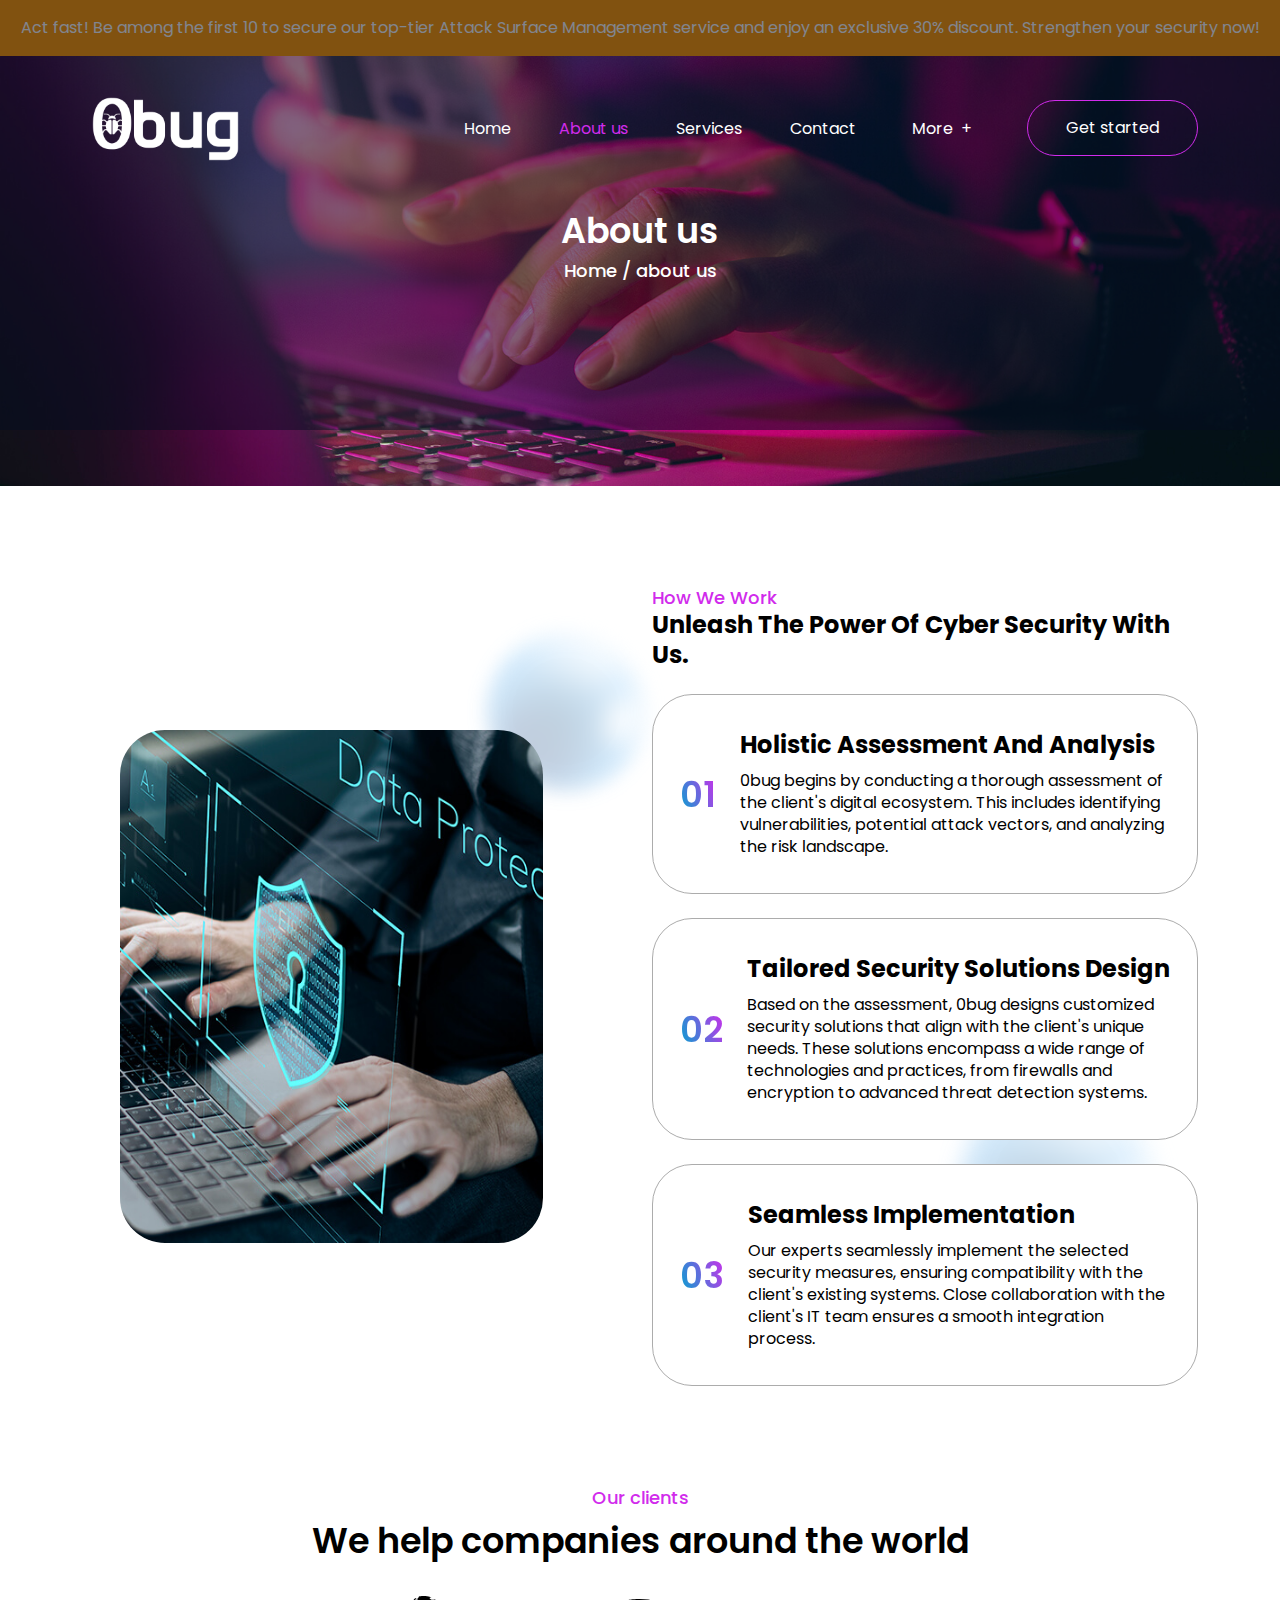
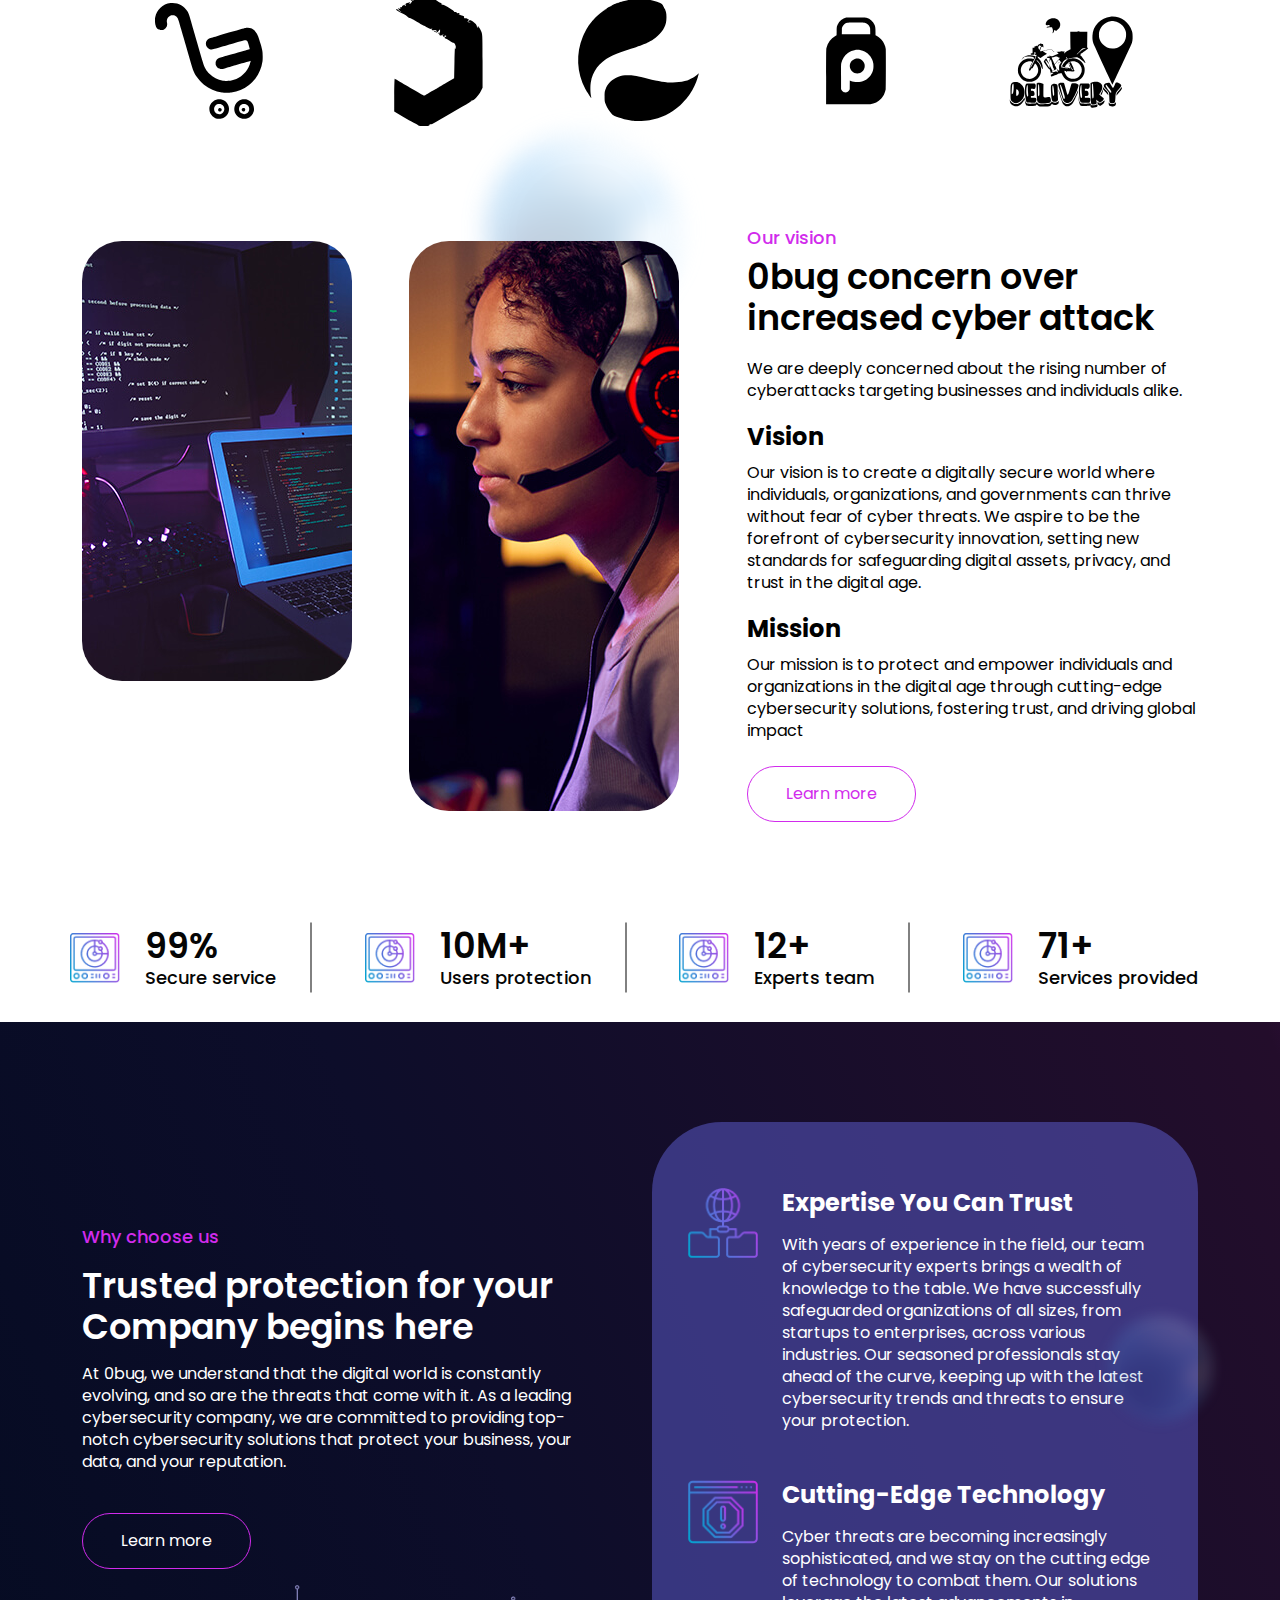
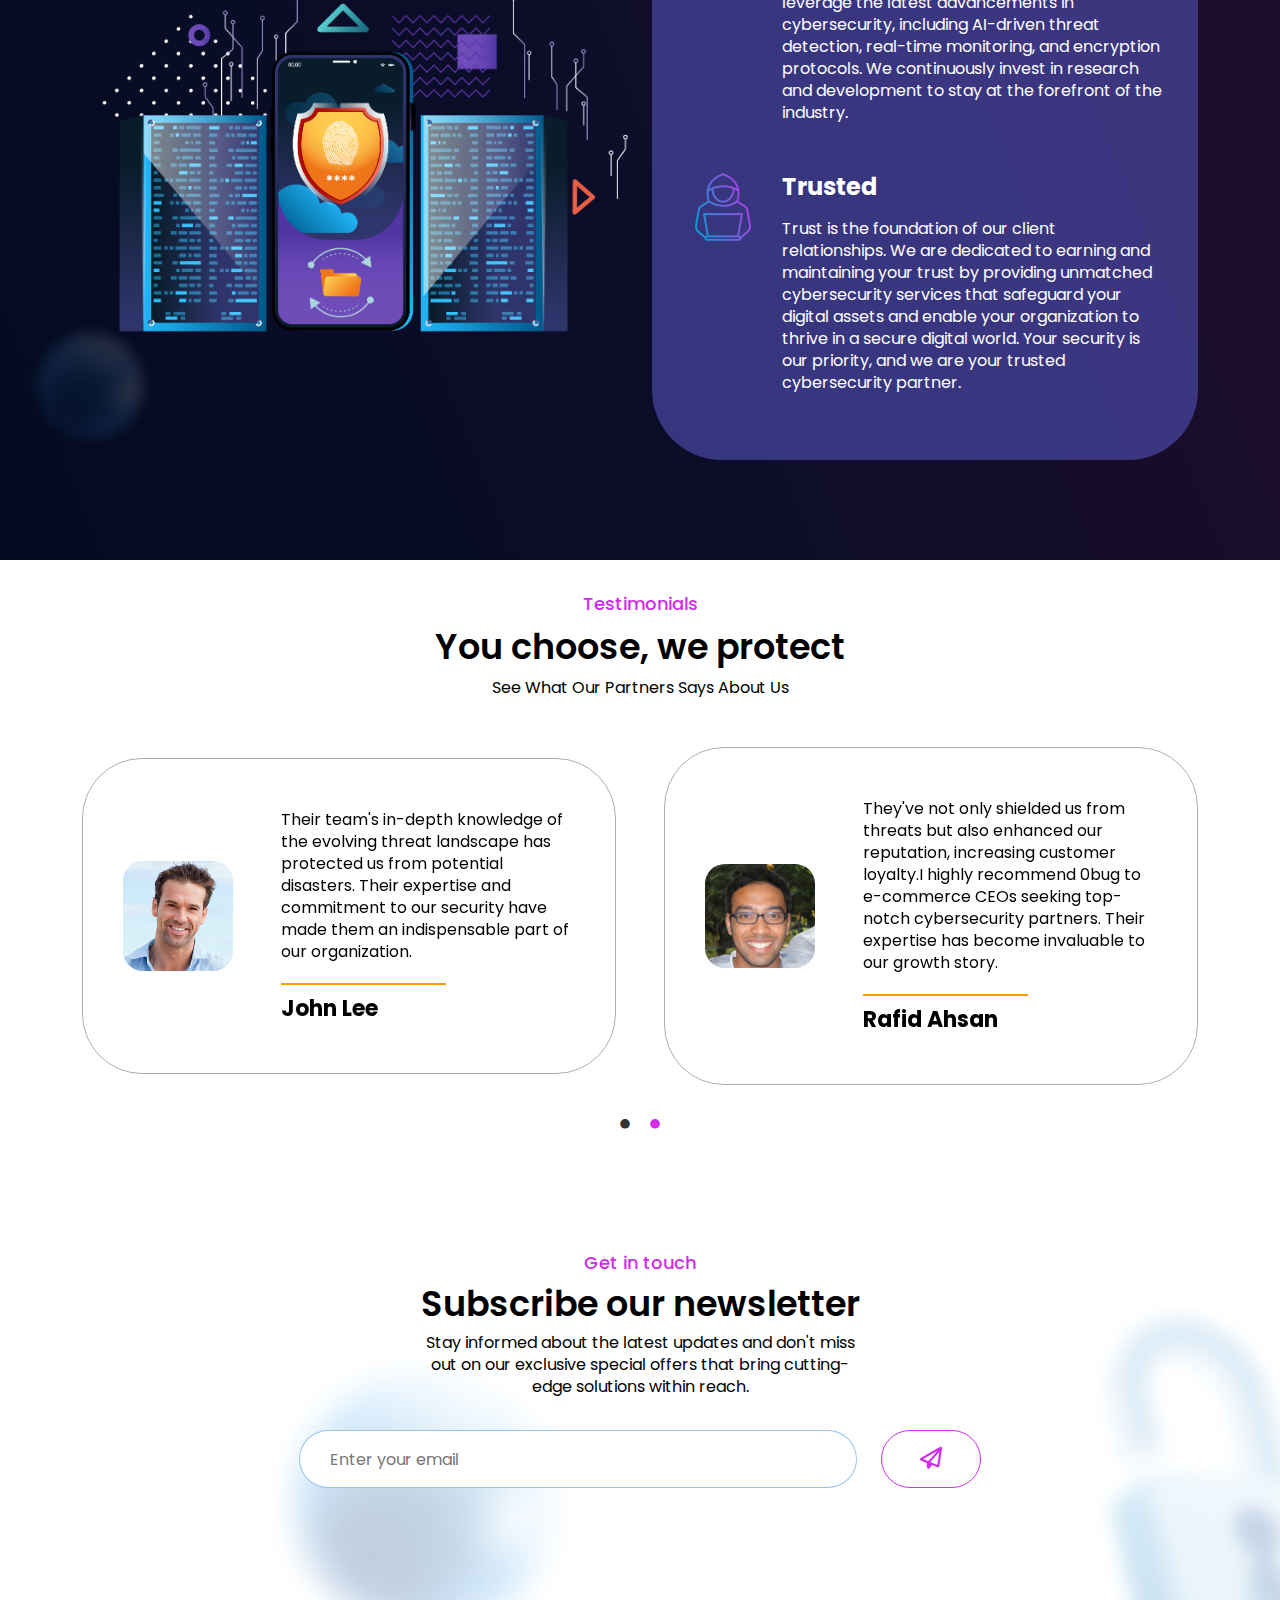
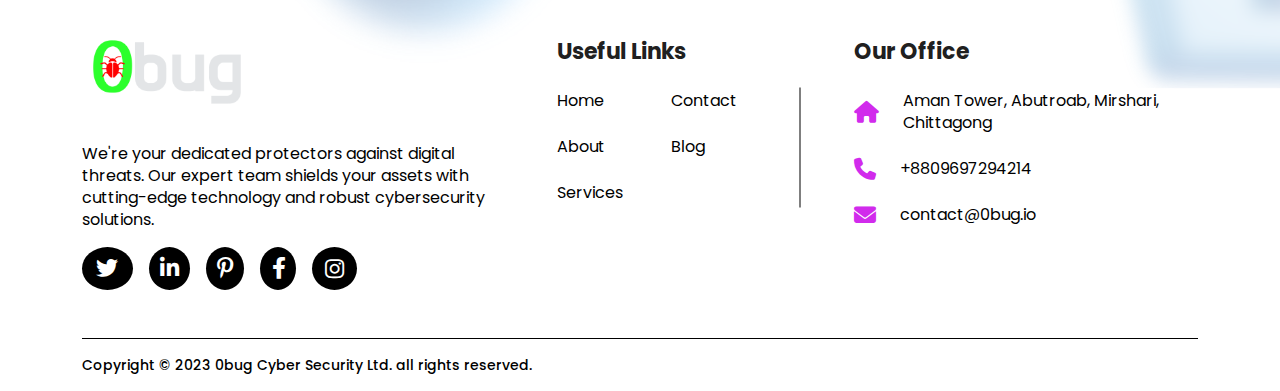
<file: about.html>
<!DOCTYPE html>
<html lang="zxx">

<head>
    <meta charset="UTF-8">
    <meta http-equiv="X-UA-Compatible" content="IE=edge">
    <meta name="viewport" content="width=device-width, initial-scale=1.0">
    <meta name="keywords" content="Cyber Security , Cyber Security Company, Cyber Security Company in bangladesh, Computer Security Services, Cyber Security Solutions, vulnerability Assessment , corporate cyber security, Penetration Testing, Web Penetration Testing, Network Penetration Testing, cyber security specialist bangladesh,Information Security services, Source code audit, Security Audit">
    <title>About Us | 0bug Cyber Security Ltd</title>
    <link rel="shortcut icon" href="assets/Images/fave_icon.png" type="image/x-icon">
    <!-- Framework Css -->
    <link rel="stylesheet" href="assets/css/bootstrap-lib/bootstrap.min.css">
    <!-- Font Awesome / Icon Fonts -->
    <link rel="stylesheet" href="assets/font-awesome-lib/icon/font-awesome.min.css">
    <!-- Style Theme -->
    <link rel="stylesheet" href="assets/css/style.css">
    <!-- Responsive Theme -->
    <link rel="stylesheet" href="assets/css/responsive.css">
    <!-- slider -->
    <link rel="stylesheet" href="assets/css/slick.min.css">
</head>

<body>
    <!-- site-wrapper -->
    <div class="site-wrapper">
        <div class="offer-banner" id="offer-banner">
        </div>
        <div class="header_about">
            <!-- ======== 1.1. Header section ========  -->
            <header>
                <nav class="navbar navbar-expand-lg">
                    <div class="container">
                        <!-- site logo -->
                        <a class="navbar-brand p-0" href="index.html"><img src="assets/Images/logo.png" alt="0bug"  height="100"></a>
                        <button class="navbar-toggler" onclick="openNav()" type="button">
                  <span class="fa-solid fa-bars"></span>
                  </button>
                        <div class="collapse navbar-collapse justify-content-end align-items-center" id="navbarNav">
                            <!-- menus -->
                            <ul class="navbar-nav d-flex gap-5 align-items-center">
                                <li class="nav-item"><a class="nav-link p-0" href="index.html">Home</a></li>
                                <li class="nav-item"><a class="nav-link p-0 active" href="about.html">About us</a></li>
                                <li class="nav-item"><a class="nav-link p-0" href="service.html">Services</a></li>
                                <li class="nav-item"><a class="nav-link p-0" href="contact.html">Contact</a></li>
                                <li class="nav-item dropdown">
                                    <a class="nav-link mx-2 dropdown-toggle p-0" href="about.html#" id="navbarDropdownMenuLink" role="button" data-bs-toggle="dropdown" aria-expanded="false">
                                    More
                                </a>
                                    <ul class="dropdown-menu" aria-labelledby="navbarDropdownMenuLink">
                                        <li><a class="dropdown-item" href="faq.html">FAQ</a></li>
                                        <li><a class="dropdown-item" href="testimonial.html">Testimonial</a></li>
                                        <li><a class="dropdown-item" href="https://blog.0bug.io">Blog</a></li>
                                    </ul>
                                </li>
                                <li class="nav-item">
                                    <!-- header buttons -->
                                    <a class="nav-link btn_hover" href="contact.html">Get started</a>
                                </li>
                            </ul>
                        </div>
                    </div>
                </nav>
                <!-- Sidebar -->
                <aside id="mySidepanel" class="sidepanel">
                    <div class="sidebar">
                        <a class="navbar-brand p-0" href="index.html"><img src="assets/Images/logo.png" alt="0bug"  height="100"></a>
                        <button class="closebtn" onclick="closeNav()"><i class="fa-solid fa-xmark"></i></button>
                    </div>
                    <div>
                        <!-- side menus -->
                        <ul>
                            <li class="nav-item"><a class="nav-link" href="index.html">Home</a></li>
                            <li class="nav-item"><a class="nav-link active" href="about.html">About us</a></li>
                            <li class="nav-item"><a class="nav-link" href="service.html">Services</a></li>
                            <li class="nav-item"><a class="nav-link" href="contact.html">Contact</a></li>
                            <li class="pages"><a href="about.html#">More</a></li>
                            <li class="collapse_btn nav-item">
                                <a class="nav-link plus_collapse" data-bs-toggle="collapse" href="about.html#pages" role="button" aria-expanded="false" aria-controls="pages">
                                    <i class="fa-solid fa-plus"></i>
                                </a>
                                <div class="collapse" id="pages">
                                    <ul>
                                        <li class="nav-item"><a class="nav-link" href="faq.html">FAQ</a></li>
                                        <li class="nav-item"><a class="nav-link" href="testimonial.html">Testimonial</a></li>
                                        <li class="nav-item"><a class="nav-link" href="https://blog.0bug.io">Blog</a></li>
                                    </ul>
                                </div>
                            </li>
                        </ul>
                    </div>
                </aside>
            </header>
            <!-- ======== End of 1.1. Header section ========  -->

            <!-- ======== 2.1. hero section ========  -->
            <section class="banner_about d-flex align-items-center gap-2 flex-column">
                <h2>About us</h2>
                <h5>Home / about us</h5>
            </section>
            <!-- ======== End of 2.1. hero section ========  -->
        </div>

        <!-- ======== 1.4. About Us section ======== -->
        <section class="work">
            <div class="container">
                <div class="row position-relative">
                    <figure><img src="assets/Images/bg/about_cercle1.png" alt="img" class="work-cercle1"></figure>
                    <div class="col-lg-6 col-md-6 d-flex align-items-center justify-content-center">
                        <figure class="position-relative">
                            <img src="assets/Images/home/how_we_work.jpg" alt="img" class="how-we-work">
                        </figure>
                    </div>
                    <div class="col-lg-6 col-md-6 text-md-start text-sm-center text-center mt-md-0 mt-sm-5 mt-5 pt-md-0 pt-sm-3 pt-3">
                        <h4 class="custom">How we work</h4>
                        <h3>Unleash the power of cyber security with us.</h3>
                        <div class="d-flex align-items-center flex-md-row flex-sm-column flex-column gap-md-4 gap-sm-3 gap-1 mt-4">
                            <div>
                                <h2>01</h2>
                            </div>
                            <div>
                                <h3>Holistic Assessment and Analysis</h3>
                                <p>0bug begins by conducting a thorough assessment of the client's digital ecosystem. This includes identifying vulnerabilities, potential attack vectors, and analyzing the risk landscape.</p>
                            </div>
                        </div>
                        <div class="d-flex align-items-center flex-md-row flex-sm-column flex-column gap-md-4 gap-sm-3 gap-1 mt-4">
                            <div>
                                <h2>02</h2>
                            </div>
                            <div>
                                <h3>Tailored Security Solutions Design</h3>
                                <p>Based on the assessment, 0bug designs customized security solutions that align with the client's unique needs. These solutions encompass a wide range of technologies and practices, from firewalls and encryption to advanced threat detection systems.</p>
                            </div>
                        </div>
                        <div class="d-flex align-items-center flex-md-row flex-sm-column flex-column gap-md-4 gap-sm-3 gap-1 mt-4">
                            <div>
                                <h2>03</h2>
                            </div>
                            <div>
                                <h3>Seamless Implementation</h3>
                                <p>Our experts seamlessly implement the selected security measures, ensuring compatibility with the client's existing systems. Close collaboration with the client's IT team ensures a smooth integration process.</p>
                            </div>
                        </div>
                    </div>
                    <figure><img src="assets/Images/bg/about_cercle1.png" alt="img" class="work-cercle2"></figure>
                </div>
            </div>
        </section>
        <!-- ======== End of 1.4. About Us section ======== -->

        <!-- ======== 1.5. Our Clients section ======== -->
        <section class="client">
            <div class="container text-center">
                <h5>Our clients</h5>
                <h2>We help companies around the world</h2>
                <div class="d-flex justify-content-md-evenly justify-content-sm-center justify-content-center align-items-center flex-wrap gap-4">
                    <figure><img src="assets/Images/home/client1.svg" alt="img"></figure>
                    <figure><img src="assets/Images/home/client4.svg" alt="img"></figure>
                    <figure><img src="assets/Images/home/client3.svg" alt="img"></figure>
                    <figure><img src="assets/Images/home/client2.svg" alt="img"></figure>
                    <figure><img src="assets/Images/home/client5.svg" alt="img"></figure>
                </div>
            </div>
        </section>
        <!-- ======== End of 1.5. Our Clients section ======== -->

        <!-- ======== 2.2. Our Vision section ======== -->
        <section class="vision">
            <div class="container">
                <div class="row d-flex align-items-center">
                    <div class="col-lg-7 col-md-6 d-flex justify-content-between gap-3 position-relative pe-0">
                        <figure><img src="assets/Images/about/vision1.jpg" alt="img"></figure>
                        <figure><img src="assets/Images/about/vision2.jpg" alt="img"></figure>
                        <figure><img src="assets/Images/bg/about_cercle1.png" alt="img" class="vision-cercle"></figure>
                    </div>
                    <div class="col-lg-5 col-md-6 text-md-start text-sm-center text-center mt-md-0 mt-sm-5 mt-4">
                        <h5>Our vision</h5>
                        <h2>0bug concern over increased cyber attack</h2>
                        <p>We are deeply concerned about the rising number of cyberattacks targeting businesses and individuals alike.</p>
                        <h3>Vision</h3>
                        <p>Our vision is to create a digitally secure world where individuals, organizations, and governments can thrive without fear of cyber threats. We aspire to be the forefront of cybersecurity innovation, setting new standards for safeguarding digital assets, privacy, and trust in the digital age. </p>
                        <h3>Mission</h3>
                        <p>Our mission is to protect and empower individuals and organizations in the digital age through cutting-edge cybersecurity solutions, fostering trust, and driving global impact</p>
                        <a href="about.html#" class="btn_hover mt-4">Learn more</a>
                    </div>
                </div>
            </div>
        </section>
        <!-- ======== End of 2.2. Our Vision section ======== -->

        <!-- ======== 2.3. Counter section ======== -->
        <section class="counter">
            <div class="container d-flex justify-content-between ps-lg-0 ps-md-5 ps-sm-5 ps-5 align-items-center flex-wrap gap-md-3 gap-sm-4 gap-4">
                <div class="ab_counter d-flex align-items-center">
                    <figure><img src="assets/Images/icon/about_counter.png" alt="img"></figure>
                    <div>
                        <div class="d-flex justify-content-md-start justify-content-sm-center justify-content-center">
                            <h2 class="count">99</h2>
                            <h2>%</h2>
                        </div>
                        <h5>Secure service</h5>
                    </div>
                    <hr>
                </div>
                <div class="ab_counter d-flex align-items-center">
                    <figure><img src="assets/Images/icon/about_counter.png" alt="img"></figure>
                    <div>
                        <div class="d-flex justify-content-md-start justify-content-sm-center justify-content-center">
                            <h2 class="count">10</h2>
                            <h2>M+</h2>
                        </div>
                        <h5>Users protection</h5>
                    </div>
                    <hr>
                </div>
                <div class="ab_counter d-flex align-items-center">
                    <figure><img src="assets/Images/icon/about_counter.png" alt="img"></figure>
                    <div>
                        <div class="d-flex justify-content-md-start justify-content-sm-center justify-content-center">
                            <h2 class="count">12</h2>
                            <h2>+</h2>
                        </div>
                        <h5>Experts team</h5>
                    </div>
                    <hr>
                </div>
                <div class="ab_counter d-flex align-items-center">
                    <figure><img src="assets/Images/icon/about_counter.png" alt="img"></figure>
                    <div>
                        <div class="d-flex justify-content-md-start justify-content-sm-center justify-content-center">
                            <h2 class="count">71</h2>
                            <h2>+</h2>
                        </div>
                        <h5>Services provided</h5>
                    </div>
                </div>
            </div>
        </section> <br/></br>
        <!-- ======== End of 2.3. Counter section ======== -->

        <!-- ======== 2.4. About section ======== -->
        <section class="choose">
            <div class="container">
                <div class="row d-flex align-items-center">
                    <div class="col-lg-6 col-md-6 d-flex flex-column align-items-md-start align-items-sm-center align-items-center text-md-start text-sm-center text-center gap-3">
                        <h5>Why choose us</h5>
                        <h2>Trusted protection for your Company begins here</h2>
                        <p class="pe-lg-5 pe-md-4 pe-sm-0 pe-0">
                            At 0bug, we understand that the digital world is constantly evolving, and so are the threats that come with it. As a leading cybersecurity company, we are committed to providing top-notch cybersecurity solutions that protect your business, your data, and your reputation.
                        </p>
                        <!-- button -->
                        <a href="About.html" class="btn_hover mt-4">Learn more</a>

                        <figure><img src="assets/Images/home/choose_main.png" class="mx-auto d-block w-100 mt-md-0 mt-sm-3 mt-3" alt="image"></figure>
                        <figure><img src="assets/Images/bg/header_cercle1.png" alt="img" class="chose-cercle1"></figure>
                    </div>
                    <div class="col-lg-6 col-md-6 d-flex align-items-center">
                        <figure><img src="assets/Images/bg/header_cercle2.png" alt="img" class="chose-cercle2"></figure>
                        <div class="choose2 d-flex flex-column gap-md-5 gap-sm-5 gap-4 mt-md-0 mt-sm-4 mt-4">
                            <div class="d-flex gap-4 flex-md-row flex-sm-column flex-column text-md-start text-sm-center text-center">
                                <figure><img src="assets/Images/icon/choose1.png" alt="image"></figure>
                                <div class="d-flex flex-column gap-3">
                                    <h3>Expertise You Can Trust</h3>
                                    <p>
                                        With years of experience in the field, our team of cybersecurity experts brings a wealth of knowledge to the table. We have successfully safeguarded organizations of all sizes, from startups to enterprises, across various industries. Our seasoned professionals stay ahead of the curve, keeping up with the latest cybersecurity trends and threats to ensure your protection.
                                    </p>
                                </div>
                            </div>
                            <div class="d-flex gap-4 flex-md-row flex-sm-column flex-column text-md-start text-sm-center text-center">
                                <figure><img src="assets/Images/icon/choose2.png" alt="image"></figure>
                                <div class="d-flex flex-column gap-3">
                                    <h3>Cutting-Edge Technology</h3>
                                    <p>
                                        Cyber threats are becoming increasingly sophisticated, and we stay on the cutting edge of technology to combat them. Our solutions leverage the latest advancements in cybersecurity, including AI-driven threat detection, real-time monitoring, and encryption protocols. We continuously invest in research and development to stay at the forefront of the industry.
                                    </p>
                                </div>
                            </div>
                            <div class="d-flex gap-4 flex-md-row flex-sm-column flex-column text-md-start text-sm-center text-center">
                                <figure><img src="assets/Images/icon/choose3.png" alt="image"></figure>
                                <div class="d-flex flex-column gap-3">
                                    <h3>Trusted</h3>
                                    <p>Trust is the foundation of our client relationships. We are dedicated to earning and maintaining your trust by providing unmatched cybersecurity services that safeguard your digital assets and enable your organization to thrive in a secure digital world. Your security is our priority, and we are your trusted cybersecurity partner.                                    </p>
                                </div>
                            </div>
                        </div>
                    </div>
                </div>
            </div>
        </section>
        <br/></br>
        <!-- ======== End of 2.4. About section ======== -->

        <!-- ======== 1.11. Testimonials section ======== -->
        <section>
            <div class="container">
                <div class="testimonial text-center">
                    <h5>Testimonials</h5>
                    <h2>You choose, we protect</h2>
                    <p>See What Our Partners Says About Us</p>
                </div>
                <div class="slider">
                    <div class="d-flex justify-content-between align-items-center gap-lg-5 gap-md-4 gap-sm-5 gap-4 mt-5 flex-md-row flex-sm-column flex-column">
                        <div class="testimonial_card d-flex gap-lg-5 gap-md-3 gap-sm-5 gap-2 align-items-center flex-md-row flex-sm-row flex-column text-md-start text-sm-start text-center">
                            <figure><img src="assets/Images/slider/testimonial1.png" alt="testimonial"></figure>
                            <div>
                                <p>Their team's in-depth knowledge of the evolving threat landscape has protected us from potential disasters. Their expertise and commitment to our security have made them an indispensable part of our organization.</p>
                                <hr>
                                <h4>john Lee</h4>
                            </div>
                        </div>
                        <div class="testimonial_card d-flex gap-lg-5 gap-md-3 gap-sm-5 gap-2 align-items-center flex-md-row flex-sm-row flex-column text-md-start text-sm-start text-center">
                            <figure><img src="assets/Images/slider/rafidAhasan.jpg" alt="testimonial"></figure>
                            <div>
                                <p>They've not only shielded us from threats but also enhanced our reputation, increasing customer loyalty.I highly recommend 0bug to e-commerce CEOs seeking top-notch cybersecurity partners. Their expertise has become invaluable to our growth story.                                </p>
                                <hr>
                                <h4>Rafid Ahsan</h4>
                            </div>
                        </div>
                    </div>
                    <div class="d-flex justify-content-between align-items-center gap-lg-5 gap-md-4 gap-sm-5 gap-4 mt-5 flex-md-row flex-sm-column flex-column">
                        <div class="testimonial_card d-flex gap-lg-5 gap-md-3 gap-sm-5 gap-2 align-items-center flex-md-row flex-sm-row flex-column text-md-start text-sm-start text-center">
                            <figure><img src="assets/Images/slider/testimonial3.png" alt="testimonial"></figure>
                            <div>
                                <p>In a world where cyber threats are ever-present, 0bug is a beacon of security. Their proactive monitoring and continuous education have ensured that our organization stays one step ahead of potential attackers. We couldn't be happier with their services.</p>
                                <hr>
                                <h4>Jacob scott</h4>
                            </div>
                        </div>
                        <div class="testimonial_card d-flex gap-lg-5 gap-md-3 gap-sm-5 gap-2 align-items-center flex-md-row flex-sm-row flex-column text-md-start text-sm-start text-center">
                            <figure><img src="assets/Images/slider/testimonial2.png" alt="testimonial"></figure>
                            <div>
                                <p>0bug, as their name suggests. Our partnership with 0bug has elevated our web presence, ensuring a seamless experience for our customers. Their bug-free solutions have boosted our confidence and set us on a path to success.Thanks 0bug team.</p>
                                <hr>
                                <h4>Phillip boyd</h4>
                            </div>
                        </div>
                    </div><!--
                    <div class="d-flex justify-content-between align-items-center gap-lg-5 gap-md-4 gap-sm-5 gap-4 mt-5 flex-md-row flex-sm-column flex-column">
                        <div class="testimonial_card d-flex gap-lg-5 gap-md-3 gap-sm-5 gap-2 align-items-center flex-md-row flex-sm-row flex-column text-md-start text-sm-start text-center">
                            <figure><img src="assets/Images/slider/testimonial1.png" alt="testimonial"></figure>
                            <div>
                                <p>Lorem ipsum dolor sit amet, consectetur adipiscing elit, sed do eiusmod tempor incididunt ut labore et dolore magna aliqua.</p>
                                <hr>
                                <h4>Jacob scott</h4>
                            </div>
                        </div>
                        <div class="testimonial_card d-flex gap-lg-5 gap-md-3 gap-sm-5 gap-2 align-items-center flex-md-row flex-sm-row flex-column text-md-start text-sm-start text-center">
                            <figure><img src="assets/Images/slider/testimonial3.png" alt="testimonial"></figure>
                            <div>
                                <p>Lorem ipsum dolor sit amet, consectetur adipiscing elit, sed do eiusmod tempor incididunt ut labore et dolore magna aliqua.</p>
                                <hr>
                                <h4>Phillip boyd</h4>
                            </div>
                        </div>-->
                    </div>
                </div>
            </div>
           </br>
          </br>
        </section>
        <!-- ======== End of 1.11. Testimonials section ======== -->

        <!-- ======== 1.13. Footer section ======== -->
        <footer>
            <figure><img src="assets/Images/bg/footer_bg.png" alt="img" class="footer-cercle2"></figure>
            <div class="container position-relative ab-footer">
                <div class="text-center d-flex flex-column gap-2">
                    <h5 class="mt-lg-1 mt-md-4 mt-sm-4 mt-5">Get in touch</h5>
                    <h2>Subscribe our newsletter</h2>
                    <p class="footer-para">Stay informed about the latest updates and don't miss out on our exclusive special offers that bring cutting-edge solutions within reach.</p>
                    <form class="d-flex justify-content-center gap-4 mt-4" id="footer-form">
                        <div id="footer-message"> </div>
                        <input type="email" placeholder="Enter your email" required>
                        <button type="submit"><i class="fa-regular fa-paper-plane"></i></button>
                    </form>
                </div>
                <div class="row text-md-start text-sm-center text-center">
                    <div class="col-lg-5 col-md-5">
                        <a href="index.html" class="p-0">
                            <figure><img src="assets/Images/logo.png" alt="logo"></figure>
                        </a>
                        <p class="pb-3 pe-md-5 pe-sm-0 pe-0">We're your dedicated protectors against digital threats. Our expert team shields your assets with cutting-edge technology and robust cybersecurity solutions.

                        </p>
                        <!-- social icons -->
                        <span class="d-flex gap-3 flex-wrap justify-content-md-start justify-content-sm-center justify-content-center">
                            <a href="https://twitter.com/0bugltd"><i class="fa-brands fa-twitter"></i></a>
                            <a href="https://www.linkedin.com/company/0bugltd"><i class="fa-brands fa-linkedin-in"></i></a>
                            <a href="Contact.html#"><i class="fa-brands fa-pinterest-p"></i></a>
                            <a href="https://www.facebook.com/0buginc"><i class="fa-brands fa-facebook-f"></i></a>
                            <a href="Contact.html#"><i class="fa-brands fa-instagram"></i></a>
                       </span>
                    </div>
                    <div class="col-lg-3 col-md-3 position-relative mt-md-0 mt-sm-4 mt-4">
                        <h4>Useful links</h4>
                        <div class="d-flex gap-md-5 gap-sm-5 gap-5 mt-4 justify-content-md-start justify-content-sm-center justify-content-center">
                            <div class="d-flex flex-column gap-4">
                                <a href="index.html" class="p-0">Home</a>
                                <a href="about.html" class="p-0">About</a>
                                <a href="service.html" class="p-0">Services</a>
                            </div>
                            <div class="d-flex flex-column gap-4">
                                <a href="contact.html" class="p-0">Contact</a>
                                <a href="https://blog.0bug.io" class="p-0">Blog</a>
                            </div>
                        </div>
                        <hr>
                    </div>
                    <div class="col-lg-4 col-md-4 ps-4 mt-md-0 mt-sm-4 mt-4 d-flex flex-column align-items-md-start align-items-sm-center align-items-start">
                        <h4>Our Office</h4>
                        <div class="d-flex align-items-center gap-4 mt-4">
                            <i class="fa-sharp fa-solid fa-house"></i>
                            <p class="p-0">Aman Tower, Abutroab, Mirshari, Chittagong</p>
                        </div>
                        <div class="d-flex align-items-center gap-4 mt-4">
                            <i class="fa-sharp fa-solid fa-phone"></i>
                            <p class="p-0">+8809697294214</p>
                        </div>
                        <div class="d-flex align-items-center gap-4 mt-4">
                            <i class="fa-solid fa-envelope"></i>
                            <p class="p-0">contact@0bug.io</p>
                        </div>
                    </div>
                </div>
                <hr class="mt-5">
                <!-- copyright text -->
                <div class="d-flex justify-content-md-between justify-content-sm-center justify-content-center flex-wrap  text-center mb-3 gap-3">
                    <h6>Copyright © 2023 0bug Cyber Security Ltd. all rights reserved.</h6>
                </div>
                <figure><img src="assets/Images/bg/about_cercle1.png" alt="img" class="footer-cercle1"></figure>
            </div>
        </footer>
        <!-- ======== End of 1.13. Footer section ======== -->
    </div>
    <!-- end site wrapper -->

    <!-- button back to top -->
    <button onclick="scrollToTop()" id="backToTopBtn" class="btn_hover2"><i class="fa-solid fa-arrow-turn-up"></i></button>

    <!-- j Query -->
    <script src="assets/js/jquery.js"></script>
    <!-- counter -->
    <script src="assets/js/waypoints.min.js"></script>
    <!-- Framework javascript -->
    <script src="assets/js/javascript-lib/bootstrap.min.js"></script>
    <!-- slider -->
    <script src="assets/js/slick.min.js"></script>
    <!-- style javascript -->
    <script src="assets/js/custom.js"></script>
</body>

</html>
</file>
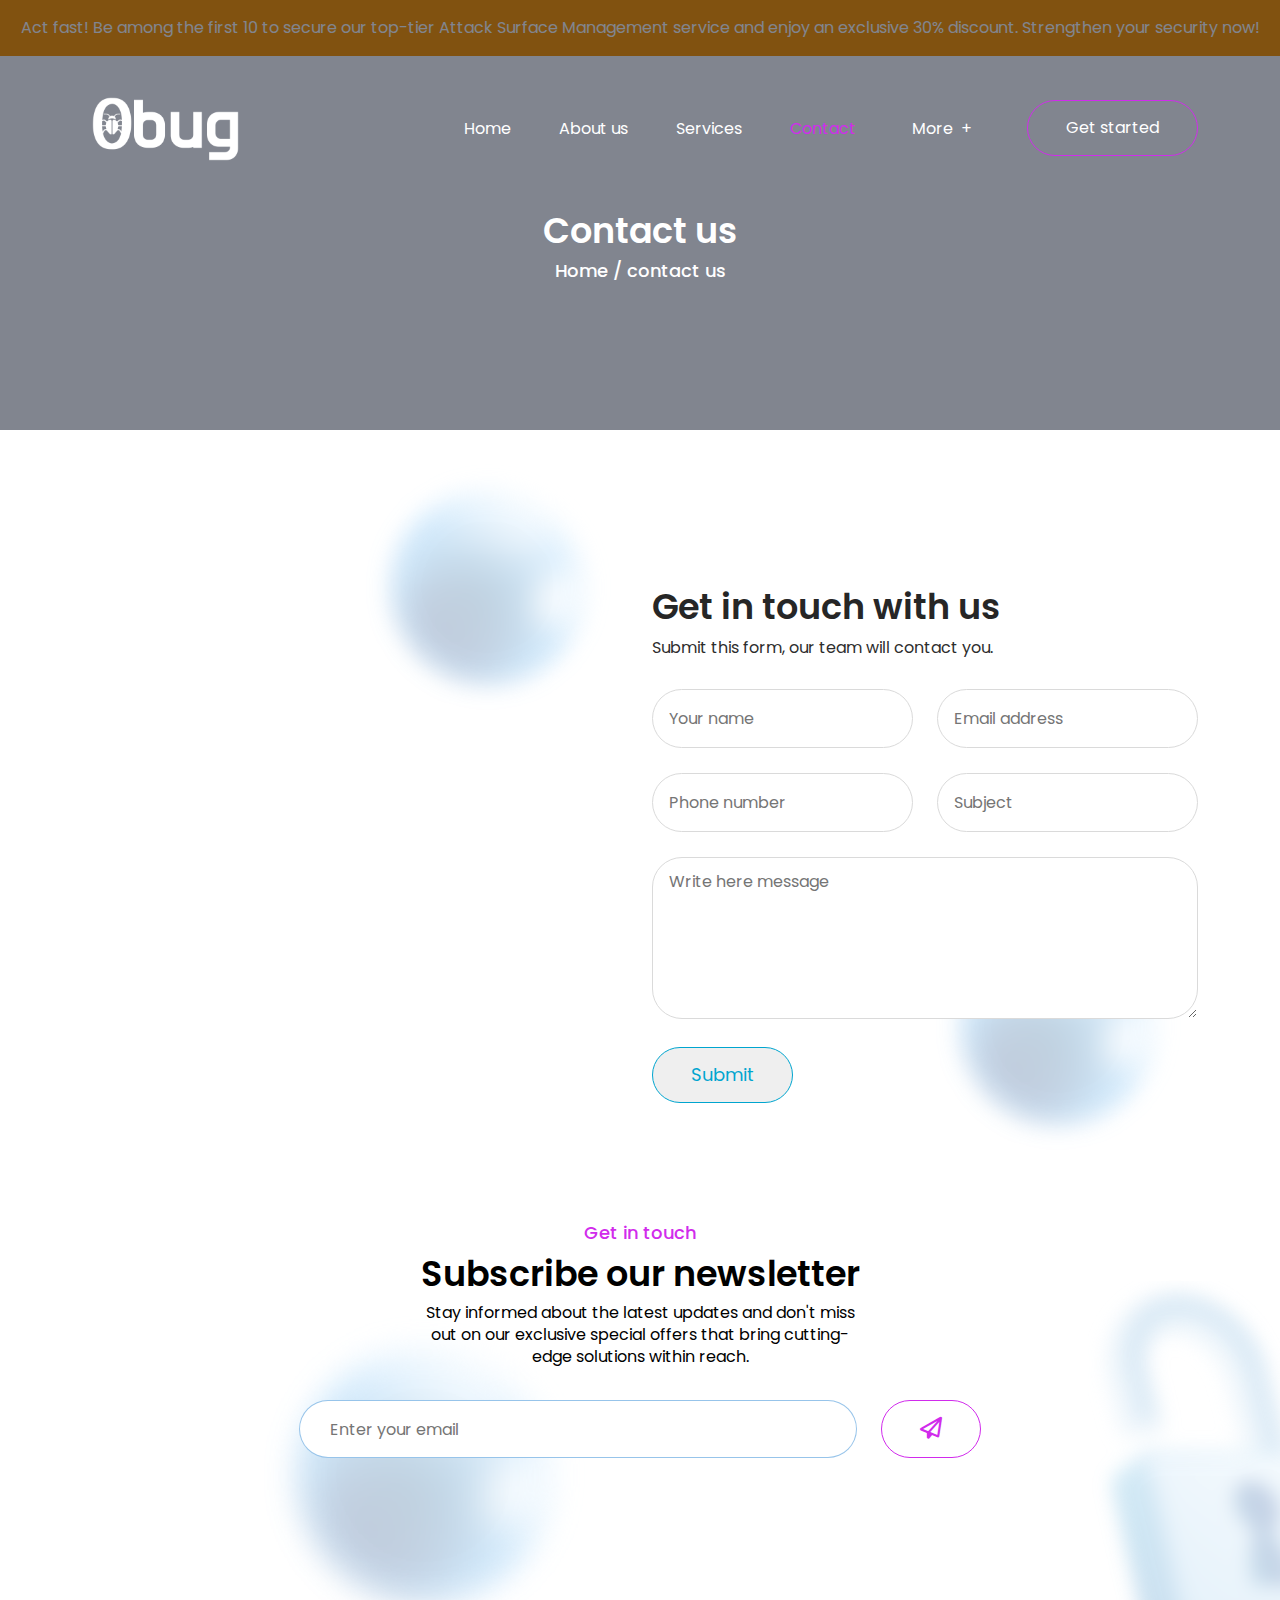
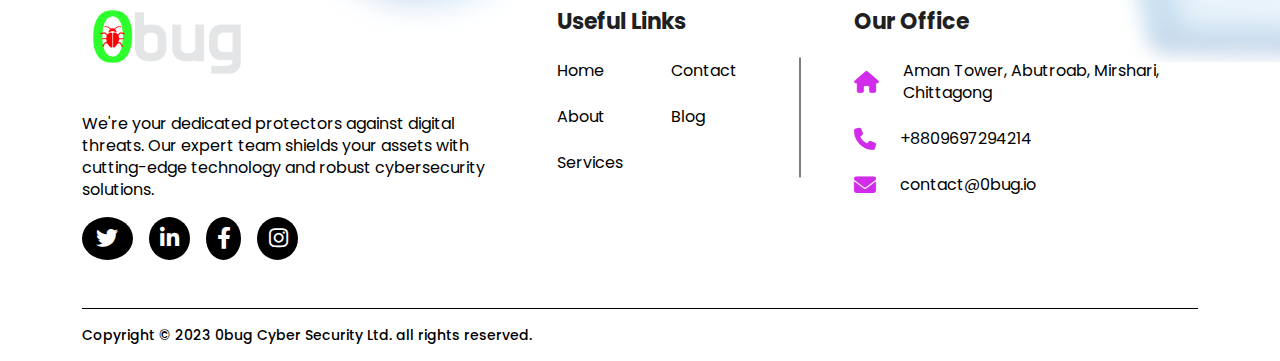
<file: contact.html>
<!DOCTYPE html>
<html lang="zxx">

<head>
    <meta charset="UTF-8">
    <meta http-equiv="X-UA-Compatible" content="IE=edge">
    <meta name="viewport" content="width=device-width, initial-scale=1.0">
    <meta name="keywords" content="Cyber Security , Cyber Security Company, Cyber Security Company in bangladesh, Computer Security Services, Cyber Security Solutions, vulnerability Assessment , corporate cyber security, Penetration Testing, Web Penetration Testing, Network Penetration Testing, cyber security specialist bangladesh,Information Security services, Source code audit, Security Audit">
    <title>Contact Us</title>
    <link rel="shortcut icon" href="assets/Images/fave_icon.png" type="image/x-icon">
    <!-- Framework Css -->
    <link rel="stylesheet" href="assets/css/bootstrap-lib/bootstrap.min.css">
    <!-- Font Awesome / Icon Fonts -->
    <link rel="stylesheet" href="assets/font-awesome-lib/icon/font-awesome.min.css">
    <!-- Style Theme -->
    <link rel="stylesheet" href="assets/css/style.css">
    <!-- Responsive Theme -->
    <link rel="stylesheet" href="assets/css/responsive.css">
    <!-- slider -->
    <link rel="stylesheet" href="assets/css/slick.min.css">
</head>

<body>
    <!-- site-wrapper -->
    <div class="site-wrapper">
        <div class="offer-banner" id="offer-banner">
        </div>
        <div class="header_contact">
            <!-- ======== 1.1. Header section ========  -->
            <header>
                <nav class="navbar navbar-expand-lg">
                    <div class="container">
                        <!-- site logo -->
                        <a class="navbar-brand p-0" href="index.html"><img src="assets/Images/logo.png" alt="0bug"  height="100"></a>
                        <button class="navbar-toggler" onclick="openNav()" type="button">
                  <span class="fa-solid fa-bars"></span>
                  </button>
                        <div class="collapse navbar-collapse justify-content-end align-items-center" id="navbarNav">
                            <!-- menus -->
                            <ul class="navbar-nav d-flex gap-5 align-items-center">
                                <li class="nav-item"><a class="nav-link p-0" href="index.html">Home</a></li>
                                <li class="nav-item"><a class="nav-link p-0" href="about.html">About us</a></li>
                                <li class="nav-item"><a class="nav-link p-0" href="service.html">Services</a></li>
                                <li class="nav-item"><a class="nav-link p-0 active" href="contact.html">Contact</a></li>
                                <li class="nav-item dropdown">
                                    <a class="nav-link mx-2 dropdown-toggle p-0" href="contact.html#" id="navbarDropdownMenuLink" role="button" data-bs-toggle="dropdown" aria-expanded="false">
                           More
                           </a>
                                    <ul class="dropdown-menu" aria-labelledby="navbarDropdownMenuLink">
                                        <li><a class="dropdown-item" href="faq.html">FAQ</a></li>
                                        <li><a class="dropdown-item" href="testimonial.html">Testimonial</a></li>
                                        <li><a class="dropdown-item" href="https://blog.0bug.io">Blog</a></li>
                                    </ul>
                                </li>
                                <li class="nav-item">
                                    <!-- header buttons -->
                                    <a class="nav-link btn_hover" href="contact.html">Get started</a>
                                </li>
                            </ul>
                        </div>
                    </div>
                </nav>
                <!-- Sidebar -->
                <aside id="mySidepanel" class="sidepanel">
                    <div class="sidebar">
                        <a class="navbar-brand p-0" href="index.html"><img src="assets/Images/logo.png" alt="0bug"  height="100"></a>
                        <button class="closebtn" onclick="closeNav()"><i class="fa-solid fa-xmark"></i></button>
                    </div>
                    <div>
                        <!-- side menus -->
                        <ul>
                            <li class="nav-item"><a class="nav-link" href="index.html">Home</a></li>
                            <li class="nav-item"><a class="nav-link" href="about.html">About us</a></li>
                            <li class="nav-item"><a class="nav-link" href="service.html">Services</a></li>
                            <li class="nav-item"><a class="nav-link active" href="contact.html">Contact</a></li>
                            <li class="pages"><a href="contact.html#">More</a></li>
                            <li class="collapse_btn nav-item">
                                <a class="nav-link plus_collapse" data-bs-toggle="collapse" href="contact.html#pages" role="button" aria-expanded="false" aria-controls="pages">
                                    <i class="fa-solid fa-plus"></i>
                                </a>
                                <div class="collapse" id="pages">
                                    <ul>
                                        <li class="nav-item"><a class="nav-link" href="faq.html">FAQ</a></li>
                                        <li class="nav-item"><a class="nav-link" href="testimonial.html">Testimonial</a></li>
                                        <li class="nav-item"><a class="nav-link" href="https://blog.0bug.io">Blog</a></li>
                                    </ul>
                                </div>
                            </li>
                        </ul>
                    </div>
                </aside>
            </header>
            <!-- ======== End of 1.1. Header section ========  -->

            <!-- ======== 6.1. hero section ========  -->
            <section class="banner_contact d-flex align-items-center gap-2 flex-column">
                <h2>Contact us</h2>
                <h5>Home / contact us</h5>
            </section>
            <!-- ======== End of 6.1. hero section ======== -->
        </div>

        <!-- ======== 6.2. Get In Touch With Us section ======== -->
        <section class="contact_page">
            <div class="container">
                <div class="row">
                    <div class="col-lg-6 col-md-6 position-relative pe-lg-5 pe-md-4 pe-sm-2 pe-2">
                        <figure><img src="assets/Images/bg/about_cercle1.png" alt="img" class="contact-cercle1"></figure>
                        <div class="mapouter">
                            <iframe class="gmap_iframe" src="https://maps.google.com/maps?width=501&height=400&hl=en&q=0bug Cyber Security Ltd&t=&z=10&ie=UTF8&iwloc=B&output=embed"></iframe>
                        </div>
                    </div>
                    <div class="col-lg-6 col-md-6 mt-md-0 mt-sm-5 mt-4 text-md-start text-sm-center text-center position-relative">
                        <h2>Get in touch with us</h2>
                        <p>Submit this form, our team will contact you.</p>
                        <!-- contact form -->
                        <form id="contact-form">
                            <div id="contact-message"> </div>
                            <div class="d-flex gap-lg-4 gap-md-3 gap-sm-4 gap-3">
                                <input type="text" placeholder="Your name">
                                <input type="email" placeholder="Email address" required>
                            </div>
                            <div class="d-flex gap-lg-4 gap-md-3 gap-sm-4 gap-3">
                                <input type="text" placeholder="Phone number">
                                <input type="text" placeholder="Subject">
                            </div>
                            <div>
                                <textarea cols="30" rows="8" placeholder="Write here message"></textarea>
                            </div>
                            <button type="submit">Submit</button>
                        </form>
                        <figure><img src="assets/Images/bg/about_cercle1.png" alt="img" class="contact-cercle2"></figure>
                    </div>
                </div>
            </div>
        </section>
        <!-- ======== End of 6.2. Get In Touch With Us section ======== -->

        <!-- ======== 1.13. Footer section ======== -->
        <footer>
            <figure><img src="assets/Images/bg/footer_bg.png" alt="img" class="footer-cercle2"></figure>
            <div class="container position-relative">
                <div class="text-center d-flex flex-column gap-2">
                    <h5>Get in touch</h5>
                    <h2>Subscribe our newsletter</h2>
                    <p class="footer-para">Stay informed about the latest updates and don't miss out on our exclusive special offers that bring cutting-edge solutions within reach.</p>
                    <form class="d-flex justify-content-center gap-4 mt-4" id="footer-form">
                        <div id="footer-message"> </div>
                        <input type="email" placeholder="Enter your email" required>
                        <button type="submit"><i class="fa-regular fa-paper-plane"></i></button>
                    </form>
                </div>
                <div class="row text-md-start text-sm-center text-center">
                    <div class="col-lg-5 col-md-5">
                        <a href="index.html" class="p-0">
                            <figure><img src="assets/Images/logo.png" alt="logo"></figure>
                        </a>
                        <p class="pb-3 pe-md-5 pe-sm-0 pe-0">We're your dedicated protectors against digital threats. Our expert team shields your assets with cutting-edge technology and robust cybersecurity solutions.</p>
                        <!-- social icons -->
                        <span class="d-flex gap-3 flex-wrap justify-content-md-start justify-content-sm-center justify-content-center">
                            <a href="https://twitter.com/0bugltd"><i class="fa-brands fa-twitter"></i></a>
                            <a href="https://www.linkedin.com/company/0bugltd"><i class="fa-brands fa-linkedin-in"></i></a>
                            <a href="https://www.facebook.com/0buginc"><i class="fa-brands fa-facebook-f"></i></a>
                            <a href="index.html#"><i class="fa-brands fa-instagram"></i></a>
                       </span>
                    </div>
                    <div class="col-lg-3 col-md-3 position-relative mt-md-0 mt-sm-4 mt-4">
                        <h4>Useful links</h4>
                        <div class="d-flex gap-md-5 gap-sm-5 gap-5 mt-4 justify-content-md-start justify-content-sm-center justify-content-center">
                            <div class="d-flex flex-column gap-4">
                                <a href="index.html" class="p-0">Home</a>
                                <a href="about.html" class="p-0">About</a>
                                <a href="service.html" class="p-0">Services</a>
                            </div>
                            <div class="d-flex flex-column gap-4">
                                <a href="contact.html" class="p-0">Contact</a>
                                <a href="https://blog.0bug.io" class="p-0">Blog</a>
                            </div>
                        </div>
                        <hr>
                    </div>
                    <div class="col-lg-4 col-md-4 ps-4 mt-md-0 mt-sm-4 mt-4 d-flex flex-column align-items-md-start align-items-sm-center align-items-start">
                        <h4>Our Office</h4>
                        <div class="d-flex align-items-center gap-4 mt-4">
                            <i class="fa-sharp fa-solid fa-house"></i>
                            <p class="p-0">Aman Tower, Abutroab, Mirshari, Chittagong</p>
                        </div>
                        <div class="d-flex align-items-center gap-4 mt-4">
                            <i class="fa-sharp fa-solid fa-phone"></i>
                            <p>+8809697294214</p>

                        </div>
                        <div class="d-flex align-items-center gap-4 mt-4">
                            <i class="fa-solid fa-envelope"></i>
                            <p class="p-0">contact@0bug.io</p>
                        </div>
                    </div>
                </div>
                <hr class="mt-5">
                <!-- copyright text -->
                <div class="d-flex justify-content-md-between justify-content-sm-center justify-content-center flex-wrap  text-center mb-3 gap-3">
                    <h6>Copyright © 2023 0bug Cyber Security Ltd. all rights reserved.</h6>
                </div>
                <figure><img src="assets/Images/bg/about_cercle1.png" alt="img" class="footer-cercle1"></figure>
            </div>
        </footer>
        <!-- ======== End of 1.13. Footer section ======== -->
    </div>
    <!-- end site wrapper -->

    <!-- button back to top -->
    <button onclick="scrollToTop()" id="backToTopBtn" class="btn_hover2"><i class="fa-solid fa-arrow-turn-up"></i></button>

    <!-- j Query -->
    <script src="assets/js/jquery.js"></script>
    <!-- counter -->
    <script src="assets/js/waypoints.min.js"></script>
    <!-- Framework javascript -->
    <script src="assets/js/javascript-lib/bootstrap.min.js"></script>
    <!-- slider -->
    <script src="assets/js/slick.min.js"></script>
    <!-- style javascript -->
    <script src="assets/js/custom.js"></script>
    <script>
        // Contact page form validation start
        const form = document.getElementById('contact-form');
        const formMessage = document.getElementById('contact-message');

        form.addEventListener('submit', (event) => {
            event.preventDefault();
            formMessage.innerHTML = 'Form submitted success fully!';
            formMessage.style.display = 'block';
            form.reset();
            setTimeout(() => {
                formMessage.style.display = 'none';
            }, 3000);
        });
        // Contact page form validation end
    </script>
</body>

</html>
</file>
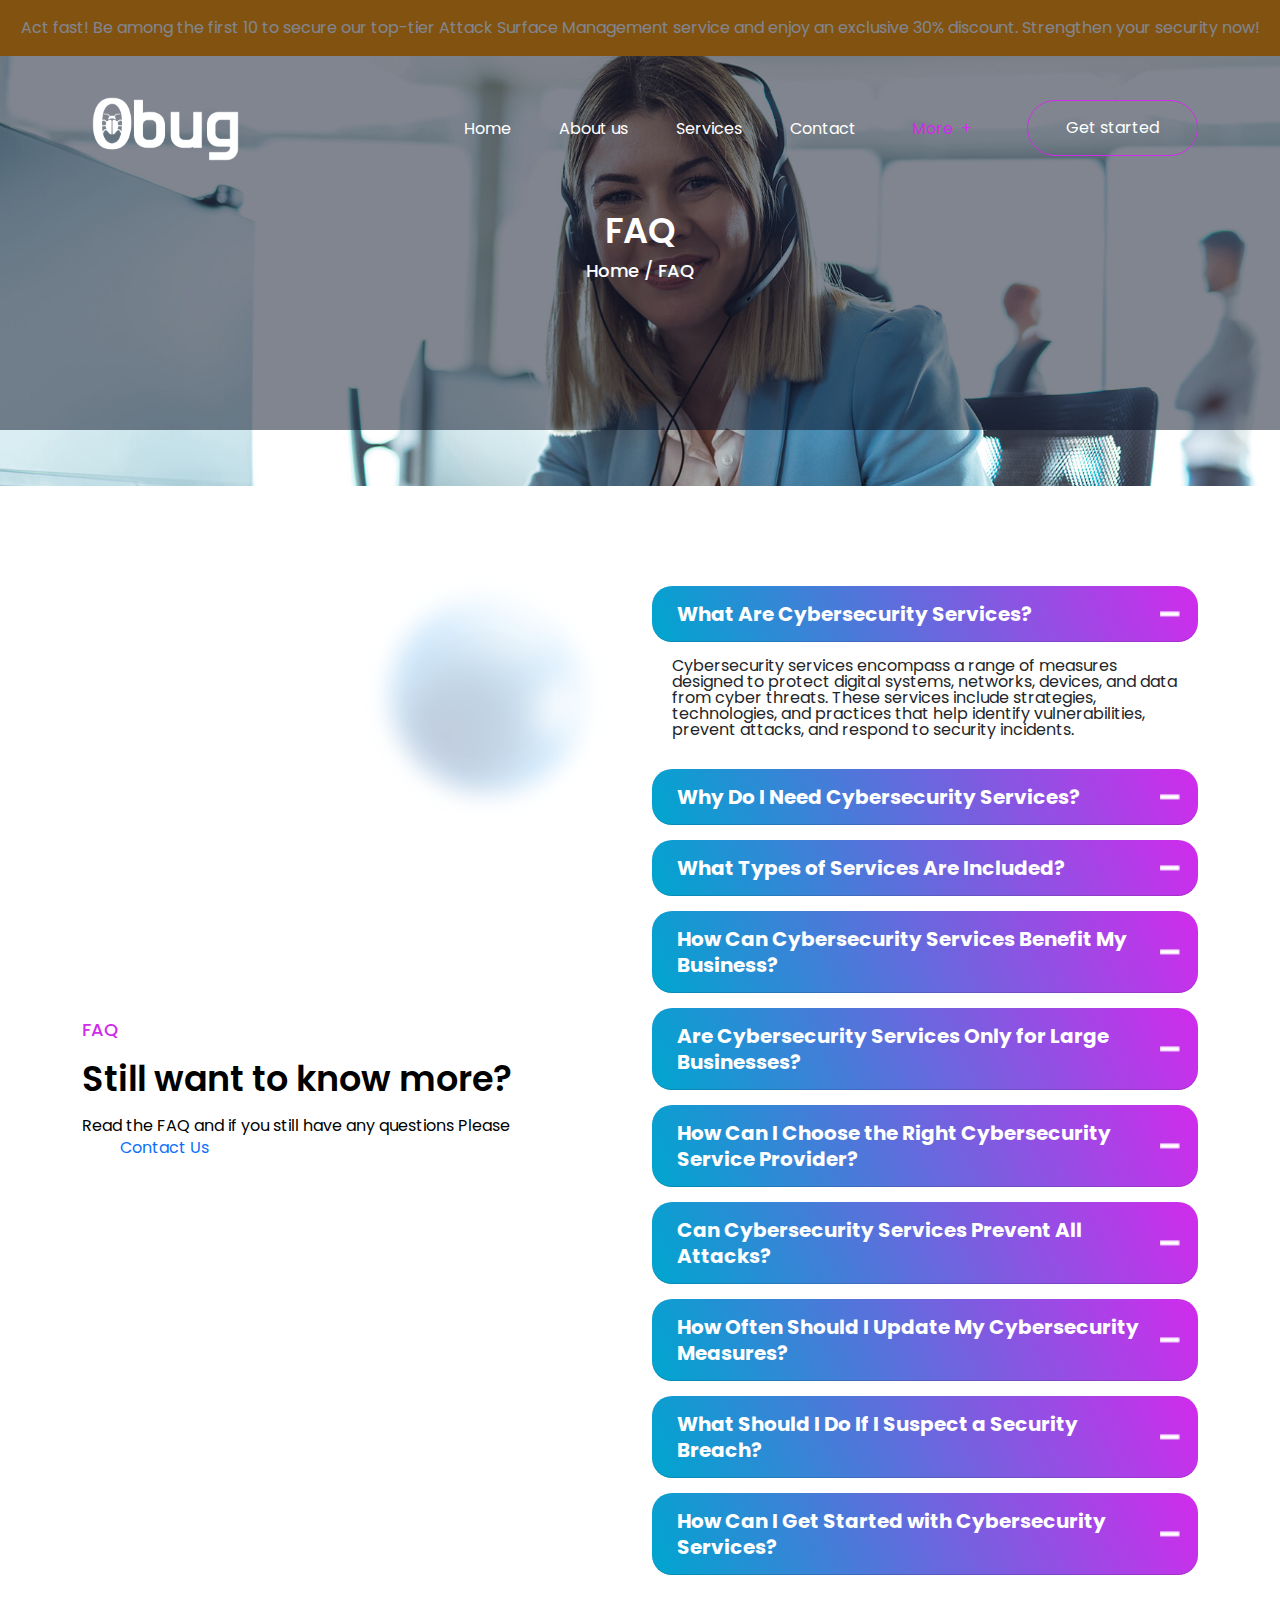
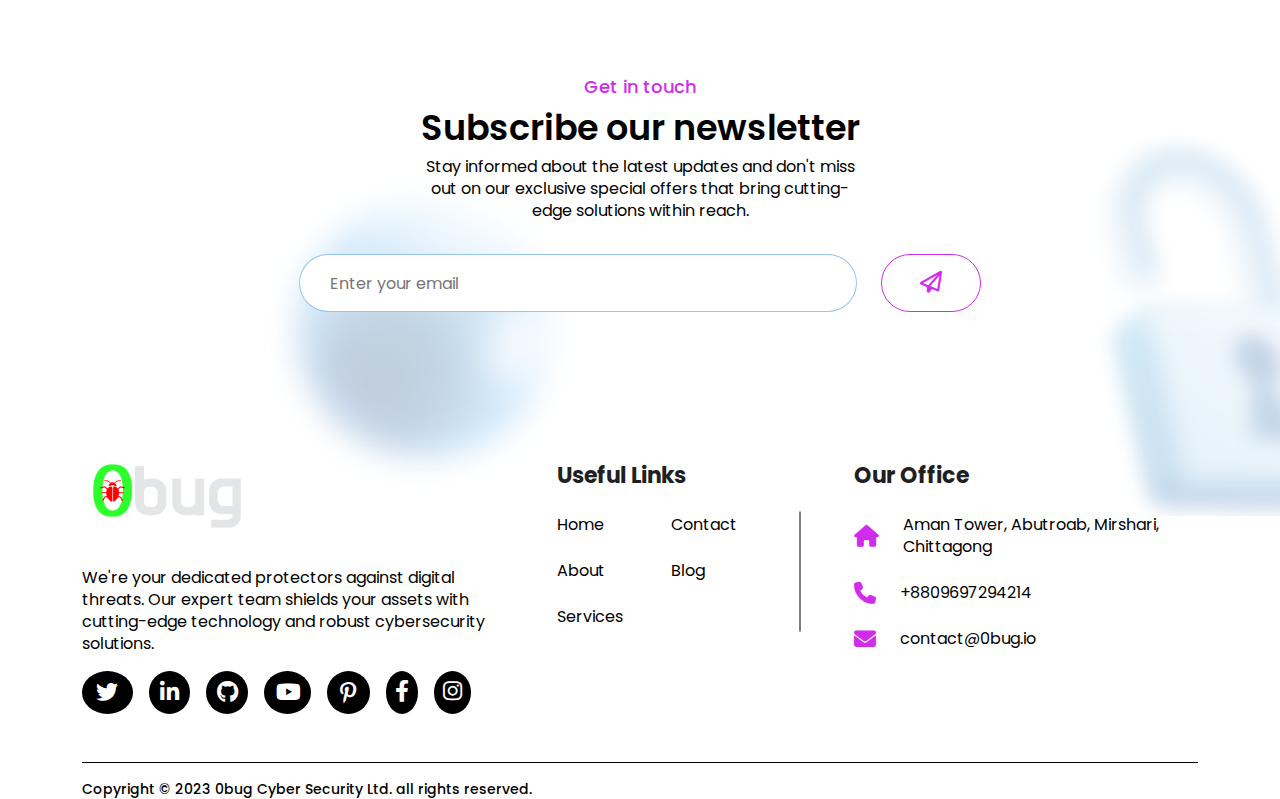
<file: faq.html>
<!DOCTYPE html>
<html lang="zxx">

<head>
    <meta charset="UTF-8">
    <meta http-equiv="X-UA-Compatible" content="IE=edge">
    <meta name="viewport" content="width=device-width, initial-scale=1.0">
    <meta name="keywords" content="Cyber Security , Cyber Security Company, Cyber Security Company in bangladesh, Computer Security Services, Cyber Security Solutions, vulnerability Assessment , corporate cyber security, Penetration Testing, Web Penetration Testing, Network Penetration Testing, cyber security specialist bangladesh,Information Security services, Source code audit, Security Audit">
    <title>FAQ | 0bug Ltd</title>
    <link rel="shortcut icon" href="assets/Images/fave_icon.png" type="image/x-icon">
    <!-- Framework Css -->
    <link rel="stylesheet" href="assets/css/bootstrap-lib/bootstrap.min.css">
    <!-- Font Awesome / Icon Fonts -->
    <link rel="stylesheet" href="assets/font-awesome-lib/icon/font-awesome.min.css">
    <!-- Style Theme -->
    <link rel="stylesheet" href="assets/css/style.css">
    <!-- Responsive Theme -->
    <link rel="stylesheet" href="assets/css/responsive.css">
    <!-- slider -->
    <link rel="stylesheet" href="assets/css/slick.min.css">
</head>

<body>
    <!-- site-wrapper -->
    <div class="site-wrapper">
        <div class="offer-banner" id="offer-banner">
        </div>
        <div class="header_faq">
            <!-- ======== 1.1. Header section ========  -->
            <header>
                <nav class="navbar navbar-expand-lg">
                    <div class="container">
                        <!-- site logo -->
                        <a class="navbar-brand p-0" href="index.html"><img src="assets/Images/logo.png" alt="0bug"  height="100"></a>
                        <button class="navbar-toggler" onclick="openNav()" type="button">
                  <span class="fa-solid fa-bars"></span>
                  </button>
                        <div class="collapse navbar-collapse justify-content-end align-items-center" id="navbarNav">
                            <!-- menus -->
                            <ul class="navbar-nav d-flex gap-5 align-items-center">
                                <li class="nav-item"><a class="nav-link p-0" href="index.html">Home</a></li>
                                <li class="nav-item"><a class="nav-link p-0" href="about.html">About us</a></li>
                                <li class="nav-item"><a class="nav-link p-0" href="service.html">Services</a></li>
                                <li class="nav-item"><a class="nav-link p-0" href="ontact.html">Contact</a></li>
                                <li class="nav-item dropdown">
                                    <a class="nav-link mx-2 dropdown-toggle p-0 active" href="faq.html#" id="navbarDropdownMenuLink" role="button" data-bs-toggle="dropdown" aria-expanded="false">
                           More
                           </a>
                                    <ul class="dropdown-menu" aria-labelledby="navbarDropdownMenuLink">
                                        <li><a class="dropdown-item active" href="faq.html">FAQ</a></li>
                                        <li><a class="dropdown-item" href="testimonial.html">Testimonial</a></li>
                                        <li><a class="dropdown-item" href="https://blog.0bug.io">Blog</a></li>
                                    </ul>
                                </li>
                                <li class="nav-item">
                                    <!-- header buttons -->
                                    <a class="nav-link btn_hover" href="contact.html">Get started</a>
                                </li>
                            </ul>
                        </div>
                    </div>
                </nav>
                <!-- Sidebar -->
                <aside id="mySidepanel" class="sidepanel">
                    <div class="sidebar">
                        <a class="navbar-brand p-0" href="index.html"><img src="assets/Images/logo.png" alt="0bug"  height="100"></a>
                        <button class="closebtn" onclick="closeNav()"><i class="fa-solid fa-xmark"></i></button>
                    </div>
                    <div>
                        <!-- side menus -->
                        <ul>
                            <li class="nav-item"><a class="nav-link" href="index.html">Home</a></li>
                            <li class="nav-item"><a class="nav-link" href="about.html">About us</a></li>
                            <li class="nav-item"><a class="nav-link" href="service.html">Services</a></li>
                            <li class="nav-item"><a class="nav-link" href="contact.html">Contact</a></li>
                            <li class="pages"><a href="faq.html#" class="active">More</a></li>
                            <li class="collapse_btn nav-item">
                                <a class="nav-link plus_collapse active" data-bs-toggle="collapse" href="faq.html#pages" role="button" aria-expanded="false" aria-controls="pages">
                                    <i class="fa-solid fa-plus"></i>
                                </a>
                                <div class="collapse" id="pages">
                                    <ul>
                                        <li class="nav-item"><a class="nav-link active" href="faq.html">FAQ</a></li>
                                        <li class="nav-item"><a class="nav-link" href="testimonial.html">Testimonial</a></li>
                                        <li class="nav-item"><a class="nav-link" href="https://blog.0bug.io">Blog</a></li>
                                    </ul>
                                </div>
                            </li>
                        </ul>
                    </div>
                </aside>
            </header>
            <!-- ======== End of 1.1. Header section ========  -->

            <!-- ======== 7.1. hero section ========  -->
            <section class="banner_faq d-flex align-items-center gap-2 flex-column">
                <h2>FAQ</h2>
                <h5>Home / FAQ</h5>
            </section>
            <!-- ======== 7.1. hero section ======== -->
        </div>

        <!-- ======== 3.2. FAQ section ========  -->
       <section class="page-faq">
    <div class="container">
        <div class="row faq">
            <div class="col-lg-6 col-md-6 d-flex pe-md-5 pe-sm-0 pe-0 flex-column justify-content-center gap-3 text-md-start text-sm-center text-center position-relative">
                <figure><img src="assets/Images/bg/about_cercle1.png" alt="img"></figure>
                <h5>FAQ</h5>
                <h2>Still want to know more?</h2>
                <p>Read the FAQ and if you still have any questions Please <a href="contact.html">Contact Us</a></p>
            </div>
            <div class="col-lg-6 col-md-6 mt-md-0 mt-sm-4 mt-4">
                <div class="accordion" id="accordionExample">

                    <!-- FAQ Item 1 -->
                    <div class="accordion-item">
                        <h2 class="accordion-header" id="headingOne">
                            <button class="accordion-button" type="button" data-bs-toggle="collapse" data-bs-target="#collapseOne" aria-expanded="true" aria-controls="collapseOne">
                                What Are Cybersecurity Services?
                            </button>
                        </h2>
                        <div id="collapseOne" class="accordion-collapse collapse show" aria-labelledby="headingOne" data-bs-parent="#accordionExample">
                            <div class="accordion-body">
                                Cybersecurity services encompass a range of measures designed to protect digital systems, networks, devices, and data from cyber threats. These services include strategies, technologies, and practices that help identify vulnerabilities, prevent attacks, and respond to security incidents.
                            </div>
                        </div>
                    </div>

                    <!-- FAQ Item 2 -->
                    <div class="accordion-item">
                        <h2 class="accordion-header" id="headingTwo">
                            <button class="accordion-button" type="button" data-bs-toggle="collapse" data-bs-target="#collapseTwo" aria-expanded="false" aria-controls="collapseTwo">
                                Why Do I Need Cybersecurity Services?
                            </button>
                        </h2>
                        <div id="collapseTwo" class="accordion-collapse collapse" aria-labelledby="headingTwo" data-bs-parent="#accordionExample">
                            <div class="accordion-body">
                                As cyber threats continue to evolve, businesses and individuals are at risk of data breaches, ransomware attacks, and more. Cybersecurity services help safeguard sensitive information, maintain operational continuity, and ensure compliance with industry regulations.
                            </div>
                        </div>
                    </div>

                    <!-- FAQ Item 3 -->
                    <div class="accordion-item">
                        <h2 class="accordion-header" id="headingThree">
                            <button class="accordion-button" type="button" data-bs-toggle="collapse" data-bs-target="#collapseThree" aria-expanded="false" aria-controls="collapseThree">
                                What Types of Services Are Included?
                            </button>
                        </h2>
                        <div id="collapseThree" class="accordion-collapse collapse" aria-labelledby="headingThree" data-bs-parent="#accordionExample">
                            <div class="accordion-body">
                                Cybersecurity services vary but commonly include network security, data encryption, vulnerability assessments, penetration testing, incident response, cloud security, employee training, and compliance support. These services are tailored to address different aspects of digital security.
                            </div>
                        </div>
                    </div>

                    <!-- FAQ Item 4 -->
                    <div class="accordion-item">
                        <h2 class="accordion-header" id="headingFour">
                            <button class="accordion-button" type="button" data-bs-toggle="collapse" data-bs-target="#collapseFour" aria-expanded="false" aria-controls="collapseFour">
                                How Can Cybersecurity Services Benefit My Business?
                            </button>
                        </h2>
                        <div id="collapseFour" class="accordion-collapse collapse" aria-labelledby="headingFour" data-bs-parent="#accordionExample">
                            <div class="accordion-body">
                                Cybersecurity services provide several benefits, such as reducing the risk of data breaches, enhancing customer trust, avoiding financial losses due to cyber incidents, ensuring regulatory compliance, and maintaining a resilient online presence.
                            </div>
                        </div>
                    </div>

                    <!-- FAQ Item 5 -->
                    <div class="accordion-item">
                        <h2 class="accordion-header" id="headingFive">
                            <button class="accordion-button" type="button" data-bs-toggle="collapse" data-bs-target="#collapseFive" aria-expanded="false" aria-controls="collapseFive">
                                Are Cybersecurity Services Only for Large Businesses?
                            </button>
                        </h2>
                        <div id="collapseFive" class="accordion-collapse collapse" aria-labelledby="headingFive" data-bs-parent="#accordionExample">
                            <div class="accordion-body">
                                No, cybersecurity services are essential for businesses of all sizes. Small businesses are often targets of cyberattacks due to perceived vulnerabilities. Tailored services can help protect your digital assets, regardless of your organization's size.
                            </div>
                        </div>
                    </div>

                    <!-- FAQ Item 6 -->
                    <div class="accordion-item">
                        <h2 class="accordion-header" id="headingSix">
                            <button class="accordion-button" type="button" data-bs-toggle="collapse" data-bs-target="#collapseSix" aria-expanded="false" aria-controls="collapseSix">
                                How Can I Choose the Right Cybersecurity Service Provider?
                            </button>
                        </h2>
                        <div id="collapseSix" class="accordion-collapse collapse" aria-labelledby="headingSix" data-bs-parent="#accordionExample">
                            <div class="accordion-body">
                                When selecting a cybersecurity service provider, consider their expertise, experience, range of services, industry reputation, and client testimonials. Look for providers who offer customized solutions that align with your specific security needs.
                            </div>
                        </div>
                    </div>

                    <!-- FAQ Item 7 -->
                    <div class="accordion-item">
                        <h2 class="accordion-header" id="headingSeven">
                            <button class="accordion-button" type="button" data-bs-toggle="collapse" data-bs-target="#collapseSeven" aria-expanded="false" aria-controls="collapseSeven">
                                Can Cybersecurity Services Prevent All Attacks?
                            </button>
                        </h2>
                        <div id="collapseSeven" class="accordion-collapse collapse" aria-labelledby="headingSeven" data-bs-parent="#accordionExample">
                            <div class="accordion-body">
                                While cybersecurity services significantly reduce the risk of attacks, no system is completely immune. Cybersecurity services aim to minimize vulnerabilities, detect threats early, and respond effectively to mitigate the impact of attacks.
                            </div>
                        </div>
                    </div>

                    <!-- FAQ Item 8 -->
                    <div class="accordion-item">
                        <h2 class="accordion-header" id="headingEight">
                            <button class="accordion-button" type="button" data-bs-toggle="collapse" data-bs-target="#collapseEight" aria-expanded="false" aria-controls="collapseEight">
                                How Often Should I Update My Cybersecurity Measures?
                            </button>
                        </h2>
                        <div id="collapseEight" class="accordion-collapse collapse" aria-labelledby="headingEight" data-bs-parent="#accordionExample">
                            <div class="accordion-body">
                                Regular updates and assessments are crucial to stay ahead of evolving cyber threats. Frequent updates to software, security patches, employee training, and proactive security audits are recommended to maintain robust cybersecurity.
                            </div>
                        </div>
                    </div>

                    <!-- FAQ Item 9 -->
                    <div class="accordion-item">
                        <h2 class="accordion-header" id="headingNine">
                            <button class="accordion-button" type="button" data-bs-toggle="collapse" data-bs-target="#collapseNine" aria-expanded="false" aria-controls="collapseNine">
                                What Should I Do If I Suspect a Security Breach?
                            </button>
                        </h2>
                        <div id="collapseNine" class="accordion-collapse collapse" aria-labelledby="headingNine" data-bs-parent="#accordionExample">
                            <div class="accordion-body">
                                If you suspect a security breach, act quickly. Notify your IT team or cybersecurity service provider, isolate affected systems, and follow your incident response plan. Timely response can help contain the damage and mitigate potential risks.
                            </div>
                        </div>
                    </div>

                    <!-- FAQ Item 10 -->
                    <div class="accordion-item">
                        <h2 class="accordion-header" id="headingTen">
                            <button class="accordion-button" type="button" data-bs-toggle="collapse" data-bs-target="#collapseTen" aria-expanded="false" aria-controls="collapseTen">
                                How Can I Get Started with Cybersecurity Services?
                            </button>
                        </h2>
                        <div id="collapseTen" class="accordion-collapse collapse" aria-labelledby="headingTen" data-bs-parent="#accordionExample">
                            <div class="accordion-body">
                                Getting started is as simple as reaching out to a reputable cybersecurity service provider. They can assess your current security posture, understand your specific needs, and tailor a comprehensive cybersecurity strategy for your business.
                            </div>
                        </div>
                    </div>

                    <!-- Add the rest of your FAQ items here -->

                </div>
            </div>
        </div>
    </div>
</section>

        <!-- ======== End of 3.2. FAQ section ========  -->
        <!-- ======== 1.13. Footer section ======== -->
        <footer>
            <figure><img src="assets/Images/bg/footer_bg.png" alt="img" class="footer-cercle2"></figure>
            <div class="container position-relative ab-footer">
                <div class="text-center d-flex flex-column gap-2">
                    <h5>Get in touch</h5>
                    <h2>Subscribe our newsletter</h2>
                    <p class="footer-para">Stay informed about the latest updates and don't miss out on our exclusive special offers that bring cutting-edge solutions within reach.</p>
                    <form class="d-flex justify-content-center gap-4 mt-4" id="footer-form">
                        <div id="footer-message"> </div>
                        <input type="email" placeholder="Enter your email" required>
                        <button type="submit"><i class="fa-regular fa-paper-plane"></i></button>
                    </form>
                </div>
                <div class="row text-md-start text-sm-center text-center">
                    <div class="col-lg-5 col-md-5">
                        <a href="index.html" class="p-0">
                            <figure><img src="assets/Images/logo.png" alt="logo"></figure>
                        </a>
                        <p class="pb-3 pe-md-5 pe-sm-0 pe-0">We're your dedicated protectors against digital threats. Our expert team shields your assets with cutting-edge technology and robust cybersecurity solutions.</p>
                        <!-- social icons -->
                        <span class="d-flex gap-3 flex-wrap justify-content-md-start justify-content-sm-center justify-content-center">
                            <a href="https://twitter.com/0Bugltd"><i class="fa-brands fa-twitter"></i></a>
                            <a href="https://www.linkedin.com/company/0bugltd"><i class="fa-brands fa-linkedin-in"></i></a>
                            <a href="https://github.com/0bugltd"><i class="fab fa-github"></i></a>
                            <a href="https://youtube.com/@0bugltd/"><i class="fab fa-youtube"></i></a>
                            <a href="Contact.html#"><i class="fa-brands fa-pinterest-p"></i></a>
                            <a href="https://www.facebook.com/0bugltd"><i class="fa-brands fa-facebook-f"></i></a>
                            <a href="Contact.html#"><i class="fa-brands fa-instagram"></i></a>
                       </span>
                    </div>
                    <div class="col-lg-3 col-md-3 position-relative mt-md-0 mt-sm-4 mt-4">
                        <h4>Useful links</h4>
                        <div class="d-flex gap-md-5 gap-sm-5 gap-5 mt-4 justify-content-md-start justify-content-sm-center justify-content-center">
                            <div class="d-flex flex-column gap-4">
                                <a href="index.html" class="p-0">Home</a>
                                <a href="about.html" class="p-0">About</a>
                                <a href="service.html" class="p-0">Services</a>
                            </div>
                            <div class="d-flex flex-column gap-4">
                                <a href="contact.html" class="p-0">Contact</a>
                                <a href="https://blog.0bug.io" class="p-0">Blog</a>
                            </div>
                        </div>
                        <hr>
                    </div>
                    <div class="col-lg-4 col-md-4 ps-4 mt-md-0 mt-sm-4 mt-4 d-flex flex-column align-items-md-start align-items-sm-center align-items-start">
                        <h4>Our Office</h4>
                        <div class="d-flex align-items-center gap-4 mt-4">
                            <i class="fa-sharp fa-solid fa-house"></i>
                            <p class="p-0">Aman Tower, Abutroab, Mirshari, Chittagong</p>
                        </div>
                        <div class="d-flex align-items-center gap-4 mt-4">
                            <i class="fa-sharp fa-solid fa-phone"></i>
                            <p class="p-0">+8809697294214</p>
                        </div>
                        <div class="d-flex align-items-center gap-4 mt-4">
                            <i class="fa-solid fa-envelope"></i>
                            <p class="p-0">contact@0bug.io</p>
                        </div>
                    </div>
                </div>
                <hr class="mt-5">
                <!-- copyright text -->
                <div class="copyright">
                    <h6 class="copyright">Copyright © 2023 0bug Cyber Security Ltd. all rights reserved.</h6>
                </div>
                <figure><img src="assets/Images/bg/about_cercle1.png" alt="img" class="footer-cercle1"></figure>
            </div>
        </footer>
        <!-- ======== End of 1.13. Footer section ======== -->
    </div>
    <!-- end site wrapper -->

    <!-- button back to top -->
    <button onclick="scrollToTop()" id="backToTopBtn" class="btn_hover2"><i class="fa-solid fa-arrow-turn-up"></i></button>

    <!-- j Query -->
    <script src="assets/js/jquery.js"></script>
    <!-- counter -->
    <script src="assets/js/waypoints.min.js"></script>
    <!-- Framework javascript -->
    <script src="assets/js/javascript-lib/bootstrap.min.js"></script>
    <!-- slider -->
    <script src="assets/js/slick.min.js"></script>
    <!-- style javascript -->
    <script src="assets/js/custom.js"></script>
</body>

</html>
</file>
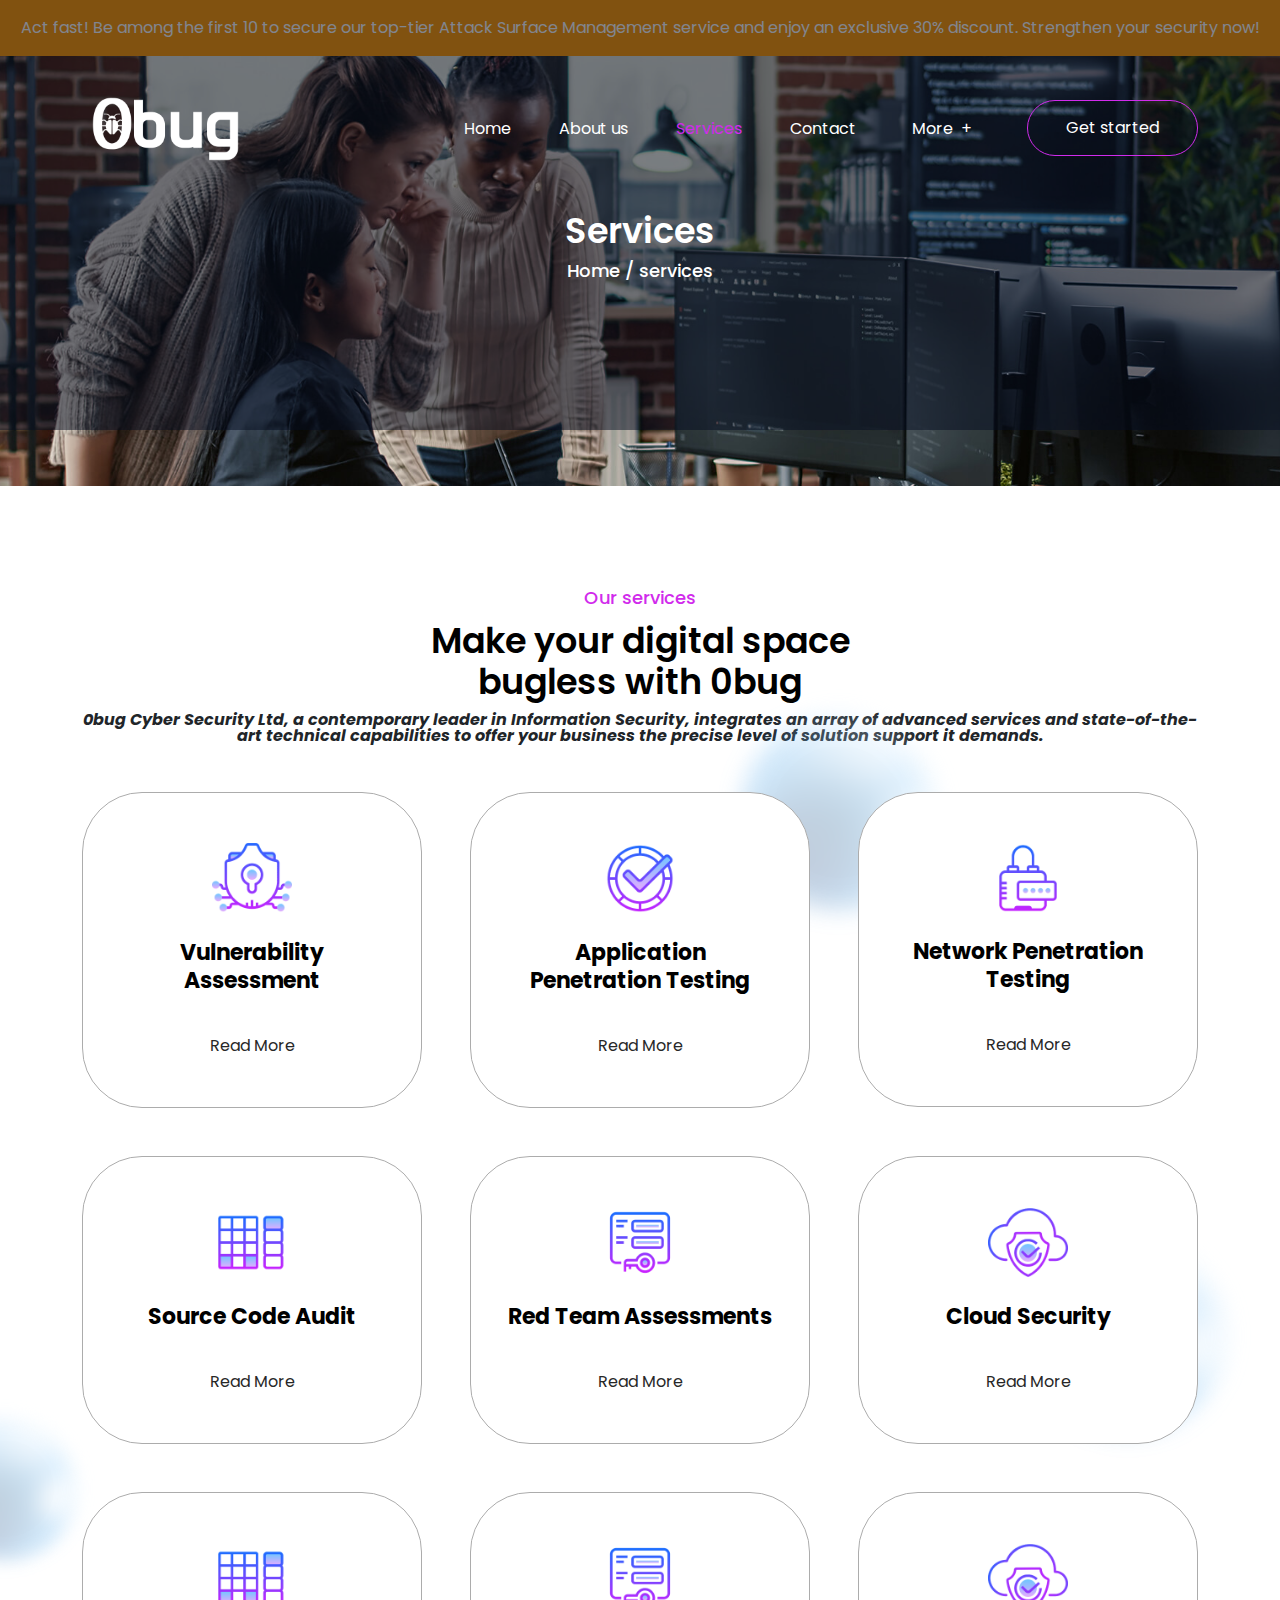
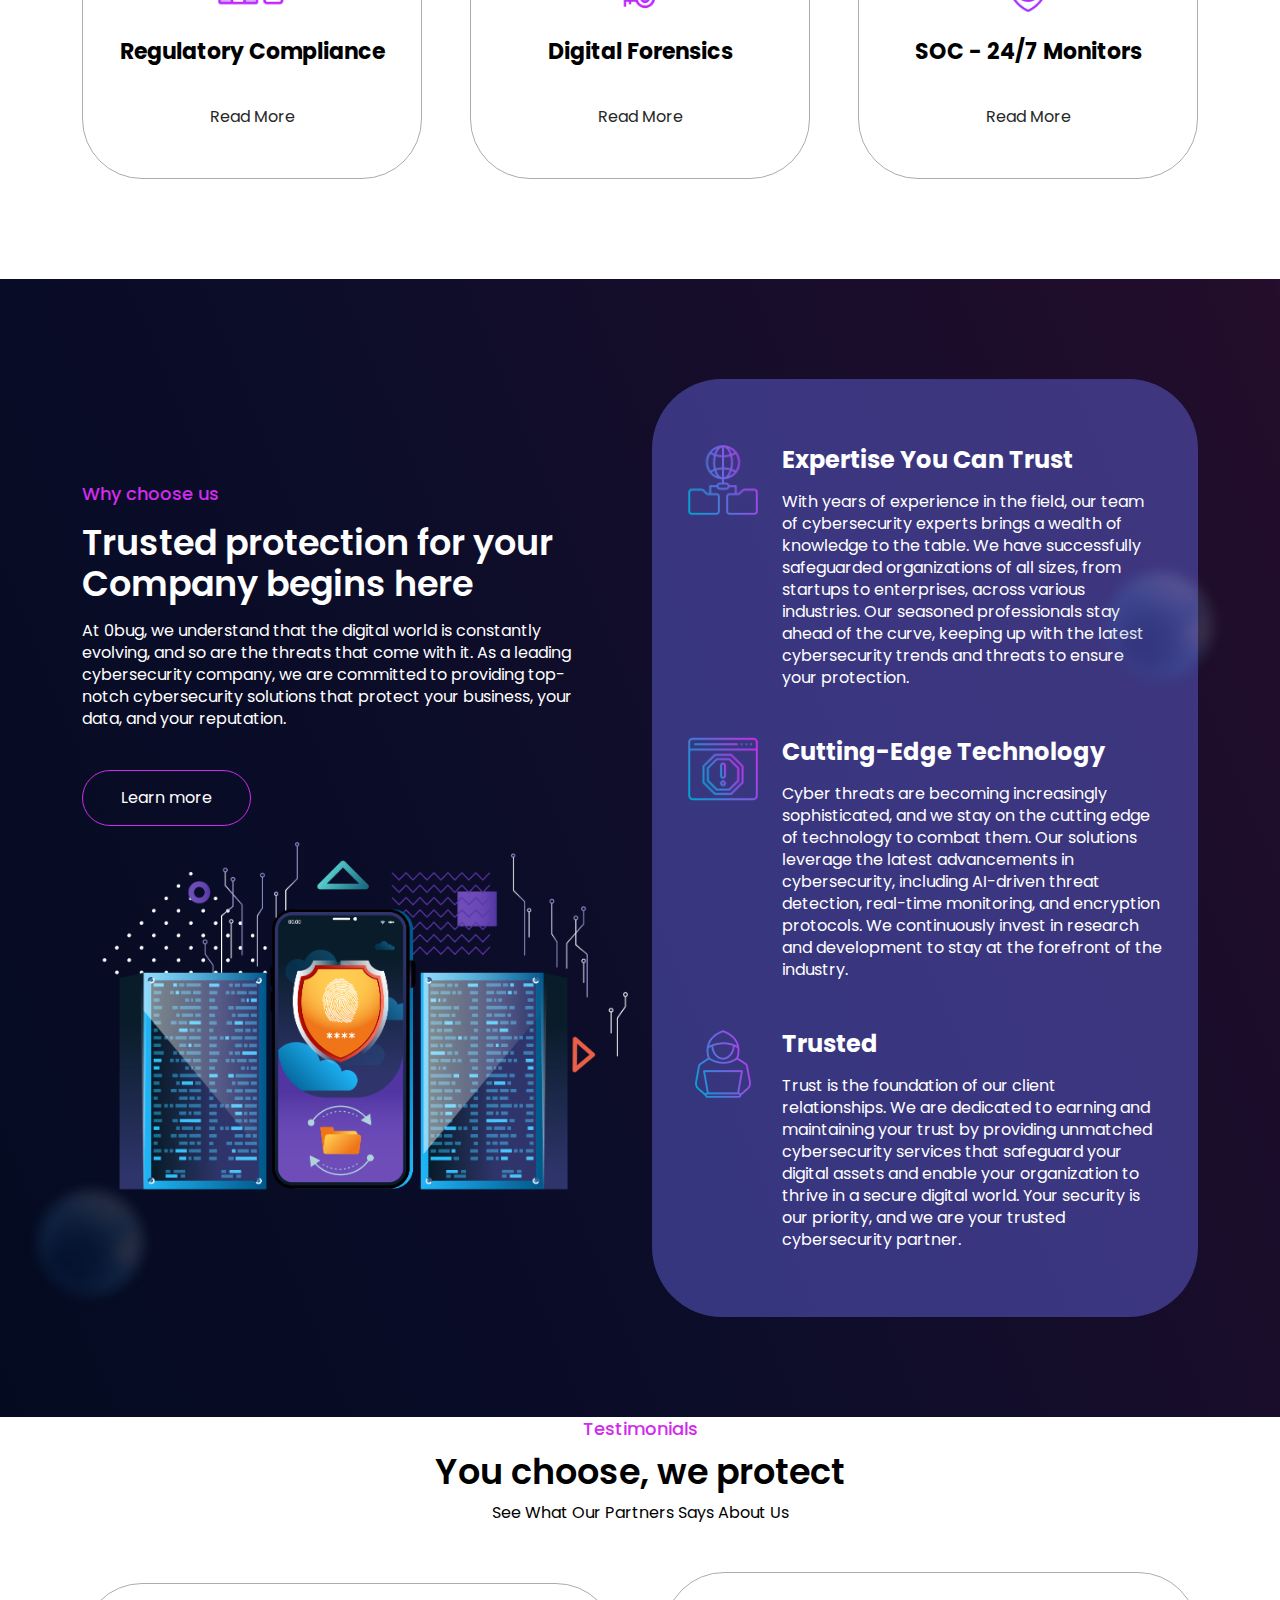
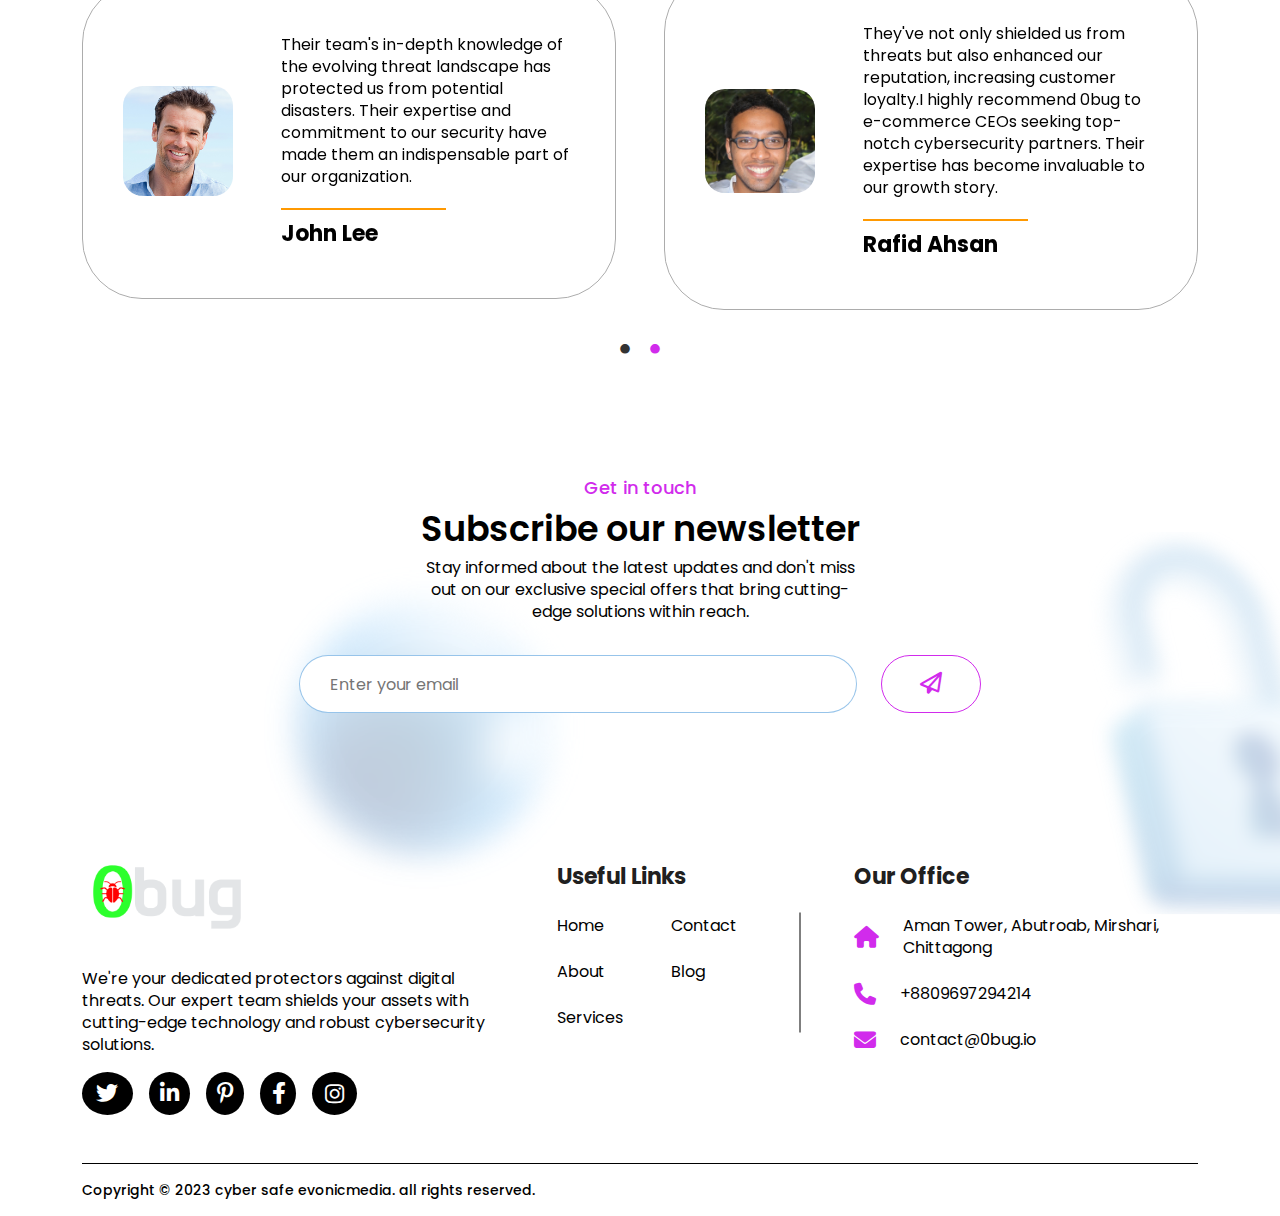
<file: service.html>
<!DOCTYPE html>
<html lang="zxx">

<head>
    <meta charset="UTF-8">
    <meta http-equiv="X-UA-Compatible" content="IE=edge">
    <meta name="viewport" content="width=device-width, initial-scale=1.0">
    <meta name="keywords" content="Cyber Security , Cyber Security Company, Cyber Security Company in bangladesh, Computer Security Services, Cyber Security Solutions, vulnerability Assessment , corporate cyber security, Penetration Testing, Web Penetration Testing, Network Penetration Testing, cyber security specialist bangladesh,Information Security services, Source code audit, Security Audit">
    <title>Service | 0bug Ltd</title>
    <link rel="shortcut icon" href="assets/Images/fave_icon.png" type="image/x-icon">
    <!-- Framework Css -->
    <link rel="stylesheet" href="assets/css/bootstrap-lib/bootstrap.min.css">
    <!-- Font Awesome / Icon Fonts -->
    <link rel="stylesheet" href="assets/font-awesome-lib/icon/font-awesome.min.css">
    <!-- Style Theme -->
    <link rel="stylesheet" href="assets/css/style.css">
    <!-- Responsive Theme -->
    <link rel="stylesheet" href="assets/css/responsive.css">
    <!-- slider -->
    <link rel="stylesheet" href="assets/css/slick.min.css">
</head>

<body>
    <!-- site-wrapper -->
    <div class="site-wrapper">
        <div class="offer-banner" id="offer-banner">
        </div>
        <div class="header_service">
            <!-- ======== 1.1. Header section ========  -->
            <header>
                <nav class="navbar navbar-expand-lg">
                    <div class="container">
                        <!-- site logo -->
                        <a class="navbar-brand p-0" href="index.html"><img src="assets/Images/logo.png" alt="0bug"  height="100"></a>
                        <button class="navbar-toggler" onclick="openNav()" type="button">
                  <span class="fa-solid fa-bars"></span>
                  </button>
                        <div class="collapse navbar-collapse justify-content-end align-items-center" id="navbarNav">
                            <!-- menus -->
                            <ul class="navbar-nav d-flex gap-5 align-items-center">
                                <li class="nav-item"><a class="nav-link p-0" href="index.html">Home</a></li>
                                <li class="nav-item"><a class="nav-link p-0" href="about.html">About us</a></li>
                                <li class="nav-item"><a class="nav-link p-0 active" href="service.html">Services</a></li>
                                <li class="nav-item"><a class="nav-link p-0" href="contact.html">Contact</a></li>
                                <li class="nav-item dropdown">
                                    <a class="nav-link mx-2 dropdown-toggle p-0" href="service.html#" id="navbarDropdownMenuLink" role="button" data-bs-toggle="dropdown" aria-expanded="false">
                           More
                           </a>
                                    <ul class="dropdown-menu" aria-labelledby="navbarDropdownMenuLink">
                                        <li><a class="dropdown-item" href="faq.html">FAQ</a></li>
                                        <li><a class="dropdown-item" href="testimonial.html">Testimonial</a></li>
                                        <li><a class="dropdown-item" href="https://blog.0bug.io">Blog</a></li>
                                    </ul>
                                </li>
                                <li class="nav-item">
                                    <!-- header buttons -->
                                    <a class="nav-link btn_hover" href="contact.html">Get started</a>
                                </li>
                            </ul>
                        </div>
                    </div>
                </nav>
                <!-- Sidebar -->
                <aside id="mySidepanel" class="sidepanel">
                    <div class="sidebar">
                        <a class="navbar-brand p-0" href="index.html"><img src="assets/Images/logo.png" alt="0bug"  height="100"></a>
                        <button class="closebtn" onclick="closeNav()"><i class="fa-solid fa-xmark"></i></button>
                    </div>
                    <div>
                        <!-- side menus -->
                        <ul>
                            <li class="nav-item"><a class="nav-link" href="index.html">Home</a></li>
                            <li class="nav-item"><a class="nav-link" href="about.html">About us</a></li>
                            <li class="nav-item"><a class="nav-link active" href="service.html">Services</a></li>
                            <li class="nav-item"><a class="nav-link" href="contact.html">Contact</a></li>
                            <li class="pages"><a href="service.html#">More</a></li>
                            <li class="collapse_btn nav-item">
                                <a class="nav-link plus_collapse" data-bs-toggle="collapse" href="service.html#pages" role="button" aria-expanded="false" aria-controls="pages">
                                    <i class="fa-solid fa-plus"></i>
                                </a>
                                <div class="collapse" id="pages">
                                    <ul>
                                        <li class="nav-item"><a class="nav-link" href="faq.html">FAQ</a></li>
                                        <li class="nav-item"><a class="nav-link" href="testimonial.html">Testimonial</a></li>
                                        <li class="nav-item"><a class="nav-link" href="https://blog.0bug.io">Blog</a></li>
                                    </ul>
                                </div>
                            </li>
                        </ul>
                    </div>
                </aside>
            </header>
            <!-- ======== End of 1.1. Header section ========  -->

            <!-- ======== 3.1. hero section ========  -->
            <section class="banner_service d-flex align-items-center gap-2 flex-column">
                <h2>Services</h2>
                <h5>Home / services</h5>
            </section>
            <!-- ======== End of 3.1. hero section ========  -->
        </div>
        <!-- ======== 1.7.  Our Services section ======== -->
        <section class="services">
            <div class="container text-center">
                <h5>Our services</h5>
                <h2>Make your digital space bugless with 0bug</h2>
                <b><i>0bug Cyber Security Ltd, a contemporary leader in Information Security, integrates an array of advanced services and state-of-the-art technical capabilities to offer your business the precise level of solution support it demands.</i></b>
                <div class="d-flex justify-content-between align-items-center flex-md-row flex-sm-column flex-column gap-lg-5 gap-md-4 gap-sm-5 gap-4 mt-md-5 mt-sm-5 mt-4">
                    <div class="service_card d-flex flex-column align-items-center text-center">
                        <figure><img src="assets/Images/icon/service1.png" alt="service"></figure>
                        <h4>Vulnerability Assessment</h4>
                        <p id="intro-paragraph-1"></p>
                        <p id="hidden-paragraph-1" style="display: none;">We conduct a thorough examination of your systems and applications to find weaknesses or vulnerabilities that could be exploited by cyber threats. Our goal is to help you prioritize and address these vulnerabilities to enhance your overall security posture.</p>
                        <p class="read-more" data-target="1">Read More</p>
                        <a href="contact.html" class="btn_hover2"><i class="fa-solid fa-greater-than"></i></a>
                    </div>
                    <div class="service_card d-flex flex-column align-items-center text-center">
                        <figure><img src="assets/Images/icon/service2.png" alt="service"></figure>
                        <h4>Application Penetration Testing</h4>
                        <p id="intro-paragraph-2"></p>
                        <p id="hidden-paragraph-2" style="display: none;">Our experts simulate real-world attacks on your applications to uncover potential security flaws before malicious hackers do. This proactive approach allows us to strengthen your application's defenses and protect sensitive data.</p>
                        <p class="read-more" data-target="2">Read More</p>
                        <a href="contact.html" class="btn_hover2"><i class="fa-solid fa-greater-than"></i></a>
                    </div>
                    <div class="service_card d-flex flex-column align-items-center text-center">
                        <figure><img src="assets/Images/icon/service3.png" alt="service"></figure>
                        <h4>Network Penetration Testing</h4>
                        <p id="intro-paragraph-3"></p>
                        <p id="hidden-paragraph-3" style="display: none;">We assess the security of your network infrastructure by attempting to breach it, just like a cyber attacker would. This process helps us identify vulnerabilities and vulnerabilities in your network and implement effective safeguards.</p>
                        <p class="read-more" data-target="3">Read More</p>
                        <a href="contact.html" class="btn_hover2"><i class="fa-solid fa-greater-than"></i></a>
                    </div>
                </div>
                <div class="d-flex justify-content-between align-items-center flex-md-row flex-sm-column flex-column gap-lg-5 gap-md-4 gap-sm-5 gap-4 mt-md-5 mt-sm-5 mt-4">
                    <div class="service_card d-flex flex-column align-items-center text-center">
                        <figure><img src="assets/Images/icon/service4.png" alt="service"></figure>
                        <h4>Source Code Audit</h4>
                        <p id="intro-paragraph-4"></p>
                        <p id="hidden-paragraph-4" style="display: none;">Reviews the source code of your software applications to identify security weaknesses during the development phase. By addressing these issues early, we ensure that your software is built with security in mind from the ground up.</p>
                        <p class="read-more" data-target="4">Read More</p>
                        <a href="contact.html" class="btn_hover2"><i class="fa-solid fa-greater-than"></i></a>
                    </div>
                    <div class="service_card d-flex flex-column align-items-center text-center">
                        <figure><img src="assets/Images/icon/service5.png" alt="service"></figure>
                        <h4>Red Team Assessments</h4>
                        <p id="intro-paragraph-5"></p>
                        <p id="hidden-paragraph-5" style="display: none;">Our Red Team conducts simulated cyberattacks to assess your organization's security preparedness. By emulating real-world threats, we help you strengthen your defenses.</p>
                        <p class="read-more" data-target="5">Read More</p>
                        <a href="contact.html" class="btn_hover2"><i class="fa-solid fa-greater-than"></i></a>
                    </div>
                    <div class="service_card d-flex flex-column align-items-center text-center">
                        <figure><img src="assets/Images/icon/service6.png" alt="service"></figure>
                        <h4>Cloud Security</h4>
                        <p id="intro-paragraph-6"></p>
                        <p id="hidden-paragraph-6" style="display: none;">Our cloud security solutions ensure that your sensitive information remains protected while benefiting from the flexibility and scalability of cloud technology."</p>
                        <p class="read-more" data-target="6">Read More</p>
                        <a href="contact.html" class="btn_hover2"><i class="fa-solid fa-greater-than"></i></a>
                    </div>
                </div>
                 <div class="d-flex justify-content-between align-items-center flex-md-row flex-sm-column flex-column gap-lg-5 gap-md-4 gap-sm-5 gap-4 mt-md-5 mt-sm-5 mt-4">
                    <div class="service_card d-flex flex-column align-items-center text-center">
                        <figure><img src="assets/Images/icon/service4.png" alt="service"></figure>
                        <h4>Regulatory Compliance</h4>
                        <p id="intro-paragraph-7"></p>
                        <p id="hidden-paragraph-7" style="display: none;">We specialize in conducting regulatory compliance audits to help organizations meet the stringent requirements of industry-specific regulations and standards, such as GDPR (General Data Protection Regulation), HIPAA (Health Insurance Portability and Accountability Act), and PCI DSS (Payment Card Industry Data Security Standard).</p>
                        <p class="read-more" data-target="7">Read More</p>
                        <a href="contact.html" class="btn_hover2"><i class="fa-solid fa-greater-than"></i></a>
                    </div>
                    <div class="service_card d-flex flex-column align-items-center text-center">
                        <figure><img src="assets/Images/icon/service5.png" alt="service"></figure>
                        <h4>Digital Forensics</h4>
                        <p id="intro-paragraph-8"></p>
                        <p id="hidden-paragraph-8" style="display: none;">We investigate and analyze digital evidence to uncover the origin, scope, and impact of cybersecurity incidents like data breaches and cyberattacks.</p>
                        <p class="read-more" data-target="8">Read More</p>
                        <a href="contact.html" class="btn_hover2"><i class="fa-solid fa-greater-than"></i></a>
                    </div>
                    <div class="service_card d-flex flex-column align-items-center text-center">
                        <figure><img src="assets/Images/icon/service6.png" alt="service"></figure>
                        <h4>SOC - 24/7 Monitors </h4>
                        <p id="intro-paragraph-9"></p>
                        <p id="hidden-paragraph-9" style="display: none;">In our SOC, our dedicated team continuously monitors network traffic and systems, detecting cybersecurity threats and incidents. When a threat is identified, we swiftly respond, taking proactive measures to mitigate the impact and safeguard our organization's digital assets and data."</p>
                        <p class="read-more" data-target="9">Read More</p>
                        <a href="contact.html" class="btn_hover2"><i class="fa-solid fa-greater-than"></i></a>
                    </div> 
                </div>
                <figure><img src="assets/Images/bg/about_cercle1.png" alt="img" class="service-cercle1"></figure>
                <figure><img src="assets/Images/bg/about_cercle1.png" alt="img" class="service-cercle2"></figure>
                <figure><img src="assets/Images/bg/about_cercle1.png" alt="img" class="service-cercle3"></figure>
            </div>
        </section>
        <!-- ======== End of 1.7.  Our Services section ======== -->

        <!-- ======== 1.6. Why Choose Us section ======== -->
        <section class="choose">
            <div class="container">
                <div class="row d-flex align-items-center">
                    <div class="col-lg-6 col-md-6 d-flex flex-column align-items-md-start align-items-sm-center align-items-center text-md-start text-sm-center text-center gap-3">
                        <h5>Why choose us</h5>
                        <h2>Trusted protection for your Company begins here</h2>
                        <p class="pe-lg-5 pe-md-4 pe-sm-0 pe-0">
                            At 0bug, we understand that the digital world is constantly evolving, and so are the threats that come with it. As a leading cybersecurity company, we are committed to providing top-notch cybersecurity solutions that protect your business, your data, and your reputation.
                        </p>
                        <!-- button -->
                        <a href="About.html" class="btn_hover mt-4">Learn more</a>

                        <figure><img src="assets/Images/home/choose_main.png" class="mx-auto d-block w-100 mt-md-0 mt-sm-3 mt-3" alt="image"></figure>
                        <figure><img src="assets/Images/bg/header_cercle1.png" alt="img" class="chose-cercle1"></figure>
                    </div>
                    <div class="col-lg-6 col-md-6 d-flex align-items-center">
                        <figure><img src="assets/Images/bg/header_cercle2.png" alt="img" class="chose-cercle2"></figure>
                        <div class="choose2 d-flex flex-column gap-md-5 gap-sm-5 gap-4 mt-md-0 mt-sm-4 mt-4">
                            <div class="d-flex gap-4 flex-md-row flex-sm-column flex-column text-md-start text-sm-center text-center">
                                <figure><img src="assets/Images/icon/choose1.png" alt="image"></figure>
                                <div class="d-flex flex-column gap-3">
                                    <h3>Expertise You Can Trust</h3>
                                    <p>
                                        With years of experience in the field, our team of cybersecurity experts brings a wealth of knowledge to the table. We have successfully safeguarded organizations of all sizes, from startups to enterprises, across various industries. Our seasoned professionals stay ahead of the curve, keeping up with the latest cybersecurity trends and threats to ensure your protection.
                                    </p>
                                </div>
                            </div>
                            <div class="d-flex gap-4 flex-md-row flex-sm-column flex-column text-md-start text-sm-center text-center">
                                <figure><img src="assets/Images/icon/choose2.png" alt="image"></figure>
                                <div class="d-flex flex-column gap-3">
                                    <h3>Cutting-Edge Technology</h3>
                                    <p>
                                        Cyber threats are becoming increasingly sophisticated, and we stay on the cutting edge of technology to combat them. Our solutions leverage the latest advancements in cybersecurity, including AI-driven threat detection, real-time monitoring, and encryption protocols. We continuously invest in research and development to stay at the forefront of the industry.
                                    </p>
                                </div>
                            </div>
                            <div class="d-flex gap-4 flex-md-row flex-sm-column flex-column text-md-start text-sm-center text-center">
                                <figure><img src="assets/Images/icon/choose3.png" alt="image"></figure>
                                <div class="d-flex flex-column gap-3">
                                    <h3>Trusted</h3>
                                    <p>Trust is the foundation of our client relationships. We are dedicated to earning and maintaining your trust by providing unmatched cybersecurity services that safeguard your digital assets and enable your organization to thrive in a secure digital world. Your security is our priority, and we are your trusted cybersecurity partner.                                    </p>
                                </div>
                            </div>
                        </div>
                    </div>
                </div>
            </div>
        </section>
        <!-- ======== End of 1.6. Why Choose Us section ======== -->

        <!-- ======== 1.11. Testimonials section ======== -->
        <section>
            <div class="container">
                <div class="testimonial text-center">
                    <h5>Testimonials</h5>
                    <h2>You choose, we protect</h2>
                    <p>See What Our Partners Says About Us</p>
                </div>
                <div class="slider">
                    <div class="d-flex justify-content-between align-items-center gap-lg-5 gap-md-4 gap-sm-5 gap-4 mt-5 flex-md-row flex-sm-column flex-column">
                        <div class="testimonial_card d-flex gap-lg-5 gap-md-3 gap-sm-5 gap-2 align-items-center flex-md-row flex-sm-row flex-column text-md-start text-sm-start text-center">
                            <figure><img src="assets/Images/slider/testimonial1.png" alt="testimonial"></figure>
                            <div>
                                <p>Their team's in-depth knowledge of the evolving threat landscape has protected us from potential disasters. Their expertise and commitment to our security have made them an indispensable part of our organization.</p>
                                <hr>
                                <h4>john Lee</h4>
                            </div>
                        </div>
                        <div class="testimonial_card d-flex gap-lg-5 gap-md-3 gap-sm-5 gap-2 align-items-center flex-md-row flex-sm-row flex-column text-md-start text-sm-start text-center">
                            <figure><img src="assets/Images/slider/rafidAhasan.jpg" alt="testimonial"></figure>
                            <div>
                                <p>They've not only shielded us from threats but also enhanced our reputation, increasing customer loyalty.I highly recommend 0bug to e-commerce CEOs seeking top-notch cybersecurity partners. Their expertise has become invaluable to our growth story.                                </p>
                                <hr>
                                <h4>Rafid Ahsan</h4>
                            </div>
                        </div>
                    </div>
                    <div class="d-flex justify-content-between align-items-center gap-lg-5 gap-md-4 gap-sm-5 gap-4 mt-5 flex-md-row flex-sm-column flex-column">
                        <div class="testimonial_card d-flex gap-lg-5 gap-md-3 gap-sm-5 gap-2 align-items-center flex-md-row flex-sm-row flex-column text-md-start text-sm-start text-center">
                            <figure><img src="assets/Images/slider/testimonial3.png" alt="testimonial"></figure>
                            <div>
                                <p>In a world where cyber threats are ever-present, 0bug is a beacon of security. Their proactive monitoring and continuous education have ensured that our organization stays one step ahead of potential attackers. We couldn't be happier with their services.</p>
                                <hr>
                                <h4>Jacob scott</h4>
                            </div>
                        </div>
                        <div class="testimonial_card d-flex gap-lg-5 gap-md-3 gap-sm-5 gap-2 align-items-center flex-md-row flex-sm-row flex-column text-md-start text-sm-start text-center">
                            <figure><img src="assets/Images/slider/testimonial2.png" alt="testimonial"></figure>
                            <div>
                                <p>0bug, as their name suggests. Our partnership with 0bug has elevated our web presence, ensuring a seamless experience for our customers. Their bug-free solutions have boosted our confidence and set us on a path to success.Thanks 0bug team.</p>
                                <hr>
                                <h4>Phillip boyd</h4>
                            </div>
                        </div>
                    </div><!--
                    <div class="d-flex justify-content-between align-items-center gap-lg-5 gap-md-4 gap-sm-5 gap-4 mt-5 flex-md-row flex-sm-column flex-column">
                        <div class="testimonial_card d-flex gap-lg-5 gap-md-3 gap-sm-5 gap-2 align-items-center flex-md-row flex-sm-row flex-column text-md-start text-sm-start text-center">
                            <figure><img src="assets/Images/slider/testimonial1.png" alt="testimonial"></figure>
                            <div>
                                <p>Lorem ipsum dolor sit amet, consectetur adipiscing elit, sed do eiusmod tempor incididunt ut labore et dolore magna aliqua.</p>
                                <hr>
                                <h4>Jacob scott</h4>
                            </div>
                        </div>
                        <div class="testimonial_card d-flex gap-lg-5 gap-md-3 gap-sm-5 gap-2 align-items-center flex-md-row flex-sm-row flex-column text-md-start text-sm-start text-center">
                            <figure><img src="assets/Images/slider/testimonial3.png" alt="testimonial"></figure>
                            <div>
                                <p>Lorem ipsum dolor sit amet, consectetur adipiscing elit, sed do eiusmod tempor incididunt ut labore et dolore magna aliqua.</p>
                                <hr>
                                <h4>Phillip boyd</h4>
                            </div>
                        </div>-->
                    </div>
                </div>
            </div>
           </br>
          </br>
        </section>
        <!-- ======== End of 1.11. Testimonials section ======== -->

        <!-- ======== 1.13. Footer section ======== -->
        <footer>
            <figure><img src="assets/Images/bg/footer_bg.png" alt="img" class="footer-cercle2"></figure>
            <div class="container position-relative ab-footer">
                <div class="text-center d-flex flex-column gap-2">
                    <h5 class="mt-lg-1 mt-md-4 mt-sm-4 mt-5">Get in touch</h5>
                    <h2>Subscribe our newsletter</h2>
                    <p class="footer-para">Stay informed about the latest updates and don't miss out on our exclusive special offers that bring cutting-edge solutions within reach.</p>
                    <form class="d-flex justify-content-center gap-4 mt-4" id="footer-form">
                        <div id="footer-message"> </div>
                        <input type="email" placeholder="Enter your email" required>
                        <button type="submit"><i class="fa-regular fa-paper-plane"></i></button>
                    </form>
                </div>
                <div class="row text-md-start text-sm-center text-center">
                    <div class="col-lg-5 col-md-5">
                        <a href="index.html" class="p-0">
                            <figure><img src="assets/Images/logo.png" alt="logo"></figure>
                        </a>
                        <p class="pb-3 pe-md-5 pe-sm-0 pe-0">We're your dedicated protectors against digital threats. Our expert team shields your assets with cutting-edge technology and robust cybersecurity solutions.

                        </p>
                        <!-- social icons -->
                        <span class="d-flex gap-3 flex-wrap justify-content-md-start justify-content-sm-center justify-content-center">
                            <a href="https://twitter.com/0bugltd"><i class="fa-brands fa-twitter"></i></a>
                            <a href="https://www.linkedin.com/company/0bugltd"><i class="fa-brands fa-linkedin-in"></i></a>
                            <a href="Contact.html#"><i class="fa-brands fa-pinterest-p"></i></a>
                            <a href="https://www.facebook.com/0buginc"><i class="fa-brands fa-facebook-f"></i></a>
                            <a href="Contact.html#"><i class="fa-brands fa-instagram"></i></a>
                       </span>
                    </div>
                    <div class="col-lg-3 col-md-3 position-relative mt-md-0 mt-sm-4 mt-4">
                        <h4>Useful links</h4>
                        <div class="d-flex gap-md-5 gap-sm-5 gap-5 mt-4 justify-content-md-start justify-content-sm-center justify-content-center">
                            <div class="d-flex flex-column gap-4">
                                <a href="index.html" class="p-0">Home</a>
                                <a href="about.html" class="p-0">About</a>
                                <a href="service.html" class="p-0">Services</a>
                            </div>
                            <div class="d-flex flex-column gap-4">
                                <a href="contact.html" class="p-0">Contact</a>
                                <a href="https://blog.0bug.io" class="p-0">Blog</a>
                            </div>
                        </div>
                        <hr>
                    </div>
                    <div class="col-lg-4 col-md-4 ps-4 mt-md-0 mt-sm-4 mt-4 d-flex flex-column align-items-md-start align-items-sm-center align-items-start">
                        <h4>Our Office</h4>
                        <div class="d-flex align-items-center gap-4 mt-4">
                            <i class="fa-sharp fa-solid fa-house"></i>
                            <p class="p-0">Aman Tower, Abutroab, Mirshari, Chittagong</p>
                        </div>
                        <div class="d-flex align-items-center gap-4 mt-4">
                            <i class="fa-sharp fa-solid fa-phone"></i>
                            <p class="p-0">+8809697294214</p>
                        </div>
                        <div class="d-flex align-items-center gap-4 mt-4">
                            <i class="fa-solid fa-envelope"></i>
                            <p class="p-0">contact@0bug.io</p>
                        </div>
                    </div>
                </div>
                <hr class="mt-5">
                <!-- copyright text -->
                <div class="d-flex justify-content-md-between justify-content-sm-center justify-content-center flex-wrap  text-center mb-3 gap-3">
                    <h6>Copyright © 2023 cyber safe evonicmedia. all rights reserved.</h6>
                </div>
                <figure><img src="assets/Images/bg/about_cercle1.png" alt="img" class="footer-cercle1"></figure>
            </div>
        </footer>
        <!-- ======== End of 1.13. Footer section ======== -->
    </div>
    <!-- end site wrapper -->

    <!-- button back to top -->
    <button onclick="scrollToTop()" id="backToTopBtn" class="btn_hover2"><i class="fa-solid fa-arrow-turn-up"></i></button>

    <!-- j Query -->
    <script src="assets/js/jquery.js"></script>
    <!-- counter -->
    <script src="assets/js/waypoints.min.js"></script>
    <!-- Framework javascript -->
    <script src="assets/js/javascript-lib/bootstrap.min.js"></script>
    <!-- slider -->
    <script src="assets/js/slick.min.js"></script>
    <!-- style javascript -->
    <script src="assets/js/custom.js"></script>
</body>

</html>
</file>
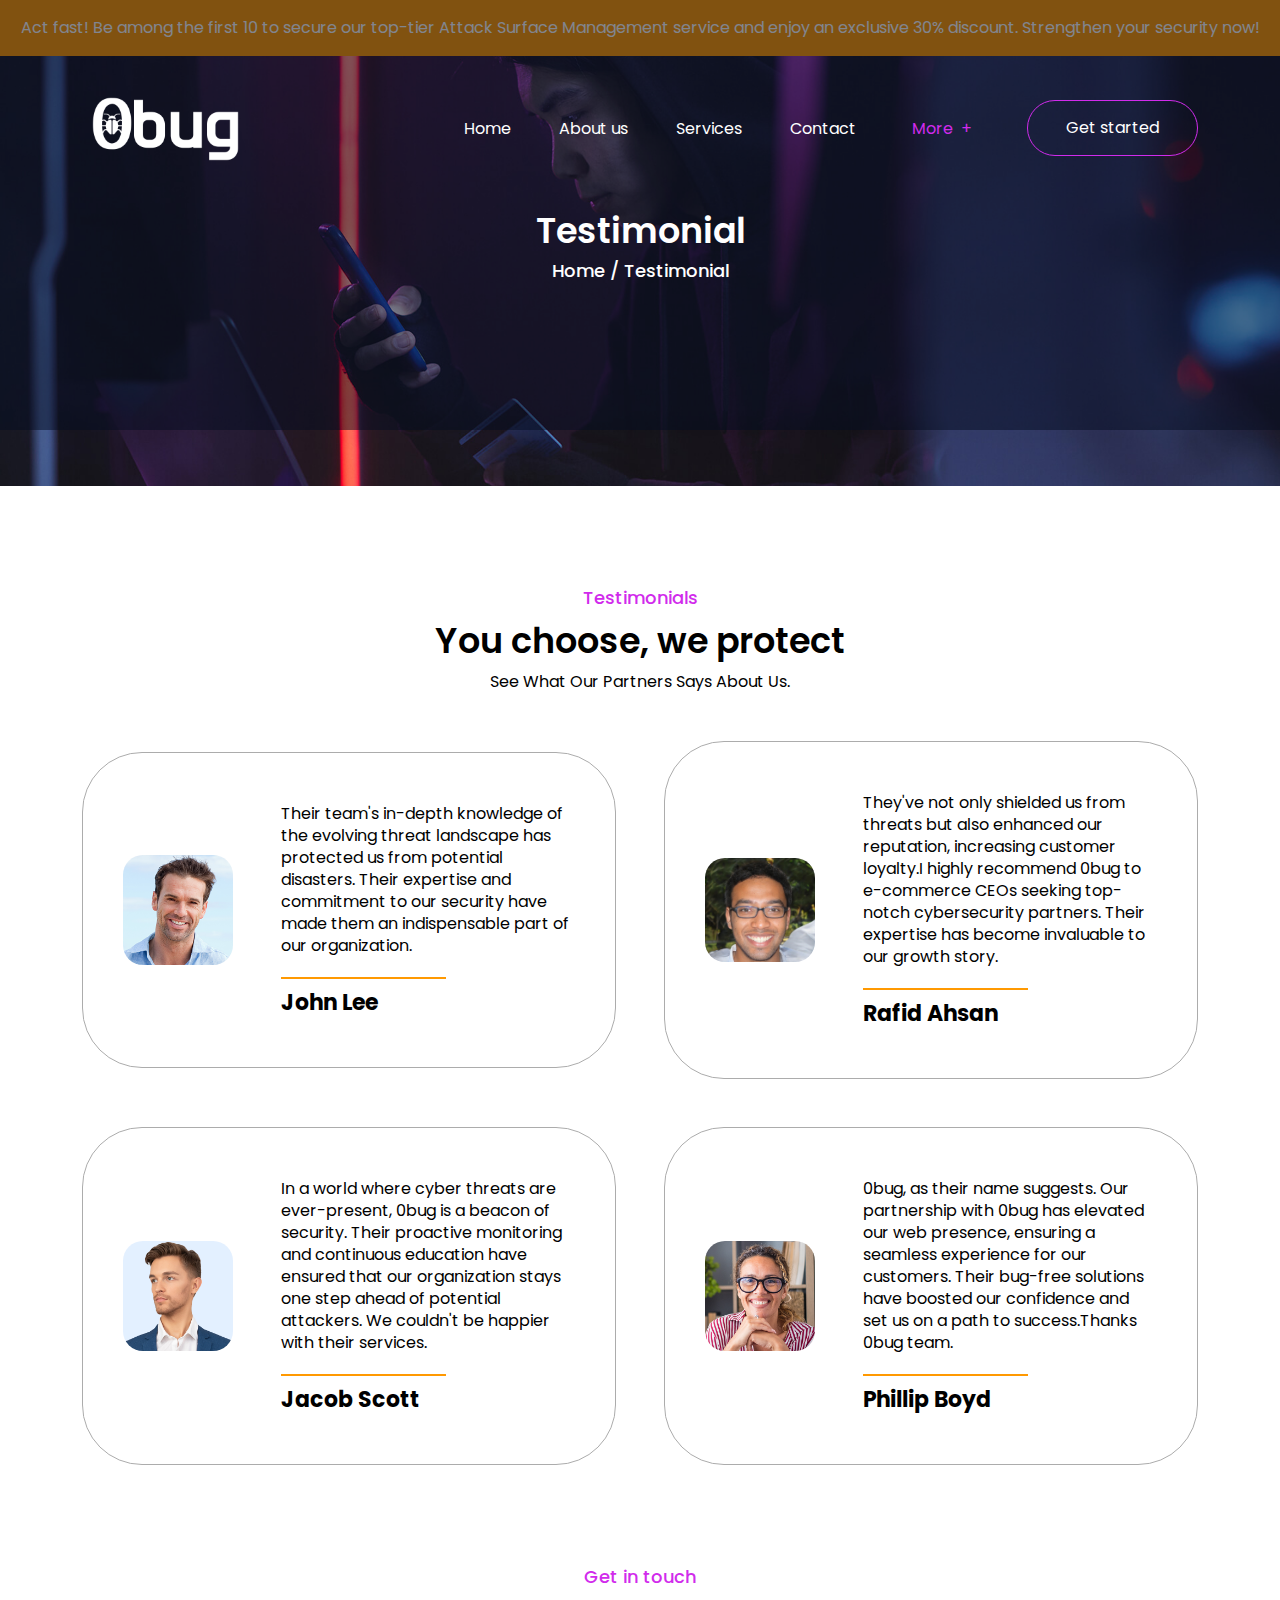
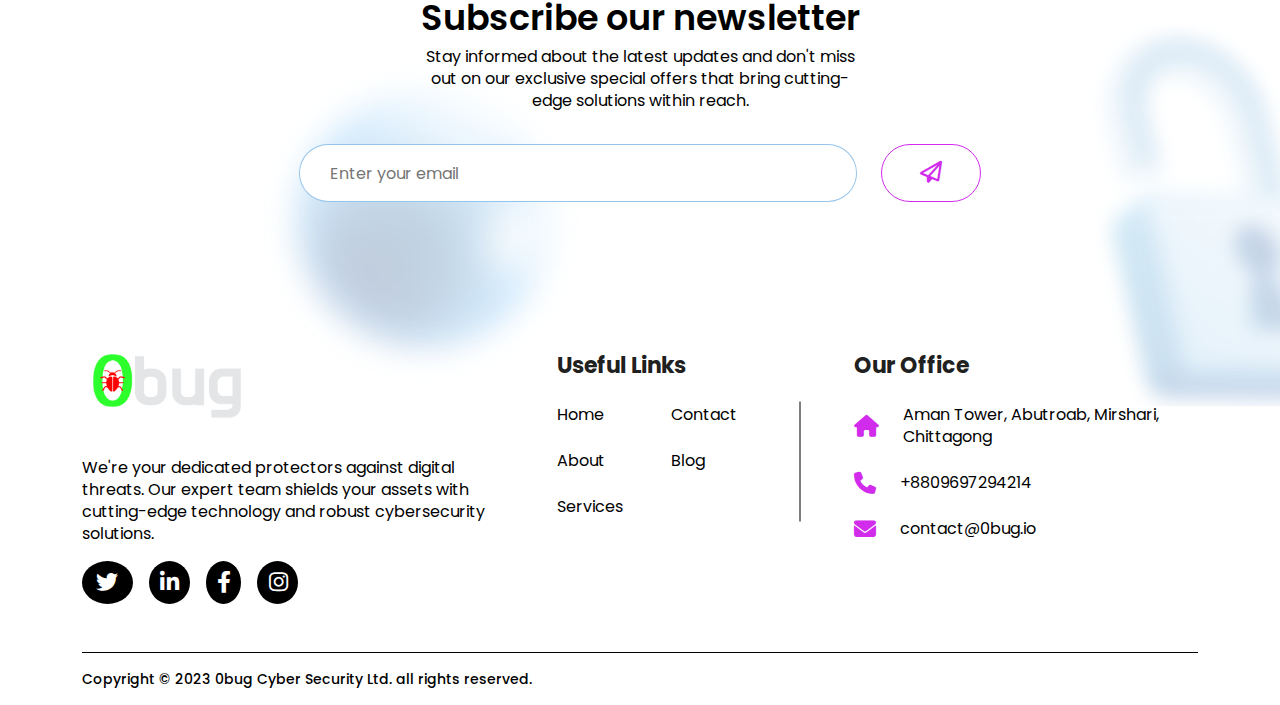
<file: testimonial.html>
<!DOCTYPE html>
<html lang="zxx">

<head>
    <meta charset="UTF-8">
    <meta http-equiv="X-UA-Compatible" content="IE=edge">
    <meta name="viewport" content="width=device-width, initial-scale=1.0">
    <meta name="keywords" content="Cyber Security , Cyber Security Company, Cyber Security Company in bangladesh, Computer Security Services, Cyber Security Solutions, vulnerability Assessment , corporate cyber security, Penetration Testing, Web Penetration Testing, Network Penetration Testing, cyber security specialist bangladesh,Information Security services, Source code audit, Security Audit">
    <title>Testimonial</title>
    <link rel="shortcut icon" href="assets/Images/fave_icon.png" type="image/x-icon">
    <!-- Framework Css -->
    <link rel="stylesheet" href="assets/css/bootstrap-lib/bootstrap.min.css">
    <!-- Font Awesome / Icon Fonts -->
    <link rel="stylesheet" href="assets/font-awesome-lib/icon/font-awesome.min.css">
    <!-- Style Theme -->
    <link rel="stylesheet" href="assets/css/style.css">
    <!-- Responsive Theme -->
    <link rel="stylesheet" href="assets/css/responsive.css">
    <!-- slider -->
    <link rel="stylesheet" href="assets/css/slick.min.css">
</head>

<body>
    <!-- site-wrapper -->
    <div class="site-wrapper">
        <div class="offer-banner" id="offer-banner">
        </div>
        <div class="header_testimonial">
            <!-- ======== 1.1. Header section ========  -->
            <header>
                <nav class="navbar navbar-expand-lg">
                    <div class="container">
                        <!-- site logo -->
                        <a class="navbar-brand p-0" href="index.html"><img src="assets/Images/logo.png" alt="0bug"  height="100"></a>
                        <button class="navbar-toggler" onclick="openNav()" type="button">
                  <span class="fa-solid fa-bars"></span>
                  </button>
                        <div class="collapse navbar-collapse justify-content-end align-items-center" id="navbarNav">
                            <!-- menus -->
                            <ul class="navbar-nav d-flex gap-5 align-items-center">
                                <li class="nav-item"><a class="nav-link p-0" href="index.html">Home</a></li>
                                <li class="nav-item"><a class="nav-link p-0" href="about.html">About us</a></li>
                                <li class="nav-item"><a class="nav-link p-0" href="service.html">Services</a></li>
                                <li class="nav-item"><a class="nav-link p-0" href="contact.html">Contact</a></li>
                                <li class="nav-item dropdown">
                                    <a class="nav-link mx-2 dropdown-toggle p-0 active" href="testimonial.html#" id="navbarDropdownMenuLink" role="button" data-bs-toggle="dropdown" aria-expanded="false">
                           More
                           </a>
                                    <ul class="dropdown-menu" aria-labelledby="navbarDropdownMenuLink">
                                        <li><a class="dropdown-item" href="faq.html">FAQ</a></li>
                                        <li><a class="dropdown-item active" href="testimonial.html">Testimonial</a></li>
                                        <li><a class="dropdown-item" href="https://blog.0bug.io">Blog</a></li>
                                    </ul>
                                </li>
                                <li class="nav-item">
                                    <!-- header buttons -->
                                    <a class="nav-link btn_hover" href="contact.html">Get started</a>
                                </li>
                            </ul>
                        </div>
                    </div>
                </nav>
                <!-- Sidebar -->
                <aside id="mySidepanel" class="sidepanel">
                    <div class="sidebar">
                        <a class="navbar-brand p-0" href="index.html"><img src="assets/Images/logo.png" alt="0bug"  height="100"></a>
                        <button class="closebtn" onclick="closeNav()"><i class="fa-solid fa-xmark"></i></button>
                    </div>
                    <div>
                        <!-- side menus -->
                        <ul>
                            <li class="nav-item"><a class="nav-link" href="index.html">Home</a></li>
                            <li class="nav-item"><a class="nav-link" href="about.html">About us</a></li>
                            <li class="nav-item"><a class="nav-link" href="service.html">Services</a></li>
                            <li class="nav-item"><a class="nav-link" href="contact.html">Contact</a></li>
                            <li class="pages"><a href="Testimonial.html#" class="active">More</a></li>
                            <li class="collapse_btn nav-item">
                                <a class="nav-link plus_collapse active" data-bs-toggle="collapse" href="Testimonial.html#pages" role="button" aria-expanded="false" aria-controls="pages">
                                    <i class="fa-solid fa-plus"></i>
                                </a>
                                <div class="collapse" id="pages">
                                    <ul>
                                        <li class="nav-item"><a class="nav-link" href="faq.html">FAQ</a></li>
                                        <li class="nav-item"><a class="nav-link active" href="Testimonial.html">Testimonial</a></li>
                                        <li class="nav-item"><a class="nav-link" href="https://blog.0bug.io">Blog</a></li>
                                    </ul>
                                </div>
                            </li>
                        </ul>
                    </div>
                </aside>
            </header>
            <!-- ======== End of 1.1. Header section ========  -->

            <!-- ======== 9.1. hero section ========  -->
            <section class="banner_testimonial d-flex align-items-center gap-2 flex-column">
                <h2>Testimonial</h2>
                <h5>Home / Testimonial</h5>
            </section>
            <!-- ======== 9.1. hero section ======== -->
        </div>

        <!-- ======== 1.11. Testimonials section ======== -->
        <section class="page_testimonial">
            <div class="container">
                <div class="testimonial text-center">
                    <h5>Testimonials</h5>
                    <h2>You choose, we protect</h2>
                    <p>See What Our Partners Says About Us.</p>
                </div>
                <div class="d-flex justify-content-between align-items-center gap-lg-5 gap-md-4 gap-sm-5 gap-4 mt-5 flex-md-row flex-sm-column flex-column">
                    <div class="testimonial_card d-flex gap-lg-5 gap-md-3 gap-sm-5 gap-2 align-items-center flex-md-row flex-sm-row flex-column text-md-start text-sm-start text-center">
                        <figure><img src="assets/Images/slider/testimonial1.png" alt="testimonial"></figure>
                        <div>
                            <p>Their team's in-depth knowledge of the evolving threat landscape has protected us from potential disasters. Their expertise and commitment to our security have made them an indispensable part of our organization.</p>
                            <hr>
                            <h4>john Lee</h4>
                        </div>
                    </div>
                    <div class="testimonial_card d-flex gap-lg-5 gap-md-3 gap-sm-5 gap-2 align-items-center flex-md-row flex-sm-row flex-column text-md-start text-sm-start text-center">
                        <figure><img src="assets/Images/slider/rafidAhasan.jpg" alt="testimonial"></figure>
                        <div>
                            <p>They've not only shielded us from threats but also enhanced our reputation, increasing customer loyalty.I highly recommend 0bug to e-commerce CEOs seeking top-notch cybersecurity partners. Their expertise has become invaluable to our growth story.                                </p>
                            <hr>
                            <h4>Rafid Ahsan</h4>
                        </div>
                    </div>
                </div>
                <div class="d-flex justify-content-between align-items-center gap-lg-5 gap-md-4 gap-sm-5 gap-4 mt-lg-5 mt-md-4 mt-sm-5 mt-4 flex-md-row flex-sm-column flex-column">
                    <div class="testimonial_card d-flex gap-lg-5 gap-md-3 gap-sm-5 gap-2 align-items-center flex-md-row flex-sm-row flex-column text-md-start text-sm-start text-center">
                        <figure><img src="assets/Images/slider/testimonial3.png" alt="testimonial"></figure>
                        <div>
                            <p>In a world where cyber threats are ever-present, 0bug is a beacon of security. Their proactive monitoring and continuous education have ensured that our organization stays one step ahead of potential attackers. We couldn't be happier with their services.</p>
                                <hr>
                                <h4>Jacob scott</h4>
                        </div>
                    </div>
                    <div class="testimonial_card d-flex gap-lg-5 gap-md-3 gap-sm-5 gap-2 align-items-center flex-md-row flex-sm-row flex-column text-md-start text-sm-start text-center">
                        <figure><img src="assets/Images/slider/testimonial2.png" alt="testimonial"></figure>
                        <div>
                            <p>0bug, as their name suggests. Our partnership with 0bug has elevated our web presence, ensuring a seamless experience for our customers. Their bug-free solutions have boosted our confidence and set us on a path to success.Thanks 0bug team.</p>
                            <hr>
                            <h4>Phillip boyd</h4>
                        </div>
                    </div>
                </div>
            </div>
        </section>
        
        <!-- ======== End of 1.11. Testimonials section ======== -->

        <!-- ======== 1.13. Footer section ======== -->
        <footer>
            <figure><img src="assets/Images/bg/footer_bg.png" alt="img" class="footer-cercle2"></figure>
            <div class="container position-relative">
                <div class="text-center d-flex flex-column gap-2">
                    <h5>Get in touch</h5>
                    <h2>Subscribe our newsletter</h2>
                    <p class="footer-para">Stay informed about the latest updates and don't miss out on our exclusive special offers that bring cutting-edge solutions within reach.</p>
                    <form class="d-flex justify-content-center gap-4 mt-4" id="footer-form">
                        <div id="footer-message"> </div>
                        <input type="email" placeholder="Enter your email" required>
                        <button type="submit"><i class="fa-regular fa-paper-plane"></i></button>
                    </form>
                </div>
                <div class="row text-md-start text-sm-center text-center">
                    <div class="col-lg-5 col-md-5">
                        <a href="index.html" class="p-0">
                            <figure><img src="assets/Images/logo.png" alt="logo"></figure>
                        </a>
                        <p class="pb-3 pe-md-5 pe-sm-0 pe-0">We're your dedicated protectors against digital threats. Our expert team shields your assets with cutting-edge technology and robust cybersecurity solutions.</p>
                        <!-- social icons -->
                        <span class="d-flex gap-3 flex-wrap justify-content-md-start justify-content-sm-center justify-content-center">
                            <a href="https://twitter.com/0bugltd"><i class="fa-brands fa-twitter"></i></a>
                            <a href="https://www.linkedin.com/company/0bugltd"><i class="fa-brands fa-linkedin-in"></i></a>
                            <a href="https://www.facebook.com/0buginc"><i class="fa-brands fa-facebook-f"></i></a>
                            <a href="index.html#"><i class="fa-brands fa-instagram"></i></a>
                       </span>
                    </div>
                    <div class="col-lg-3 col-md-3 position-relative mt-md-0 mt-sm-4 mt-4">
                        <h4>Useful links</h4>
                        <div class="d-flex gap-md-5 gap-sm-5 gap-5 mt-4 justify-content-md-start justify-content-sm-center justify-content-center">
                            <div class="d-flex flex-column gap-4">
                                <a href="index.html" class="p-0">Home</a>
                                <a href="about.html" class="p-0">About</a>
                                <a href="service.html" class="p-0">Services</a>
                            </div>
                            <div class="d-flex flex-column gap-4">
                                <a href="contact.html" class="p-0">Contact</a>
                                <a href="https://blog.0bug.io" class="p-0">Blog</a>
                            </div>
                        </div>
                        <hr>
                    </div>
                    <div class="col-lg-4 col-md-4 ps-4 mt-md-0 mt-sm-4 mt-4 d-flex flex-column align-items-md-start align-items-sm-center align-items-start">
                        <h4>Our Office</h4>
                        <div class="d-flex align-items-center gap-4 mt-4">
                            <i class="fa-sharp fa-solid fa-house"></i>
                            <p class="p-0">Aman Tower, Abutroab, Mirshari, Chittagong</p>
                        </div>
                        <div class="d-flex align-items-center gap-4 mt-4">
                            <i class="fa-sharp fa-solid fa-phone"></i>
                            <p>+8809697294214</p>

                        </div>
                        <div class="d-flex align-items-center gap-4 mt-4">
                            <i class="fa-solid fa-envelope"></i>
                            <p class="p-0">contact@0bug.io</p>
                        </div>
                    </div>
                </div>
                <hr class="mt-5">
                <!-- copyright text -->
                <div class="d-flex justify-content-md-between justify-content-sm-center justify-content-center flex-wrap  text-center mb-3 gap-3">
                    <h6>Copyright © 2023 0bug Cyber Security Ltd. all rights reserved.</h6>
                </div>
                <figure><img src="assets/Images/bg/about_cercle1.png" alt="img" class="footer-cercle1"></figure>
            </div>
        </footer>
        <!-- ======== End of 1.13. Footer section ======== -->
    </div>
    <!-- end site wrapper -->

    <!-- button back to top -->
    <button onclick="scrollToTop()" id="backToTopBtn" class="btn_hover2"><i class="fa-solid fa-arrow-turn-up"></i></button>

    <!-- j Query -->
    <script src="assets/js/jquery.js"></script>
    <!-- counter -->
    <script src="assets/js/waypoints.min.js"></script>
    <!-- Framework javascript -->
    <script src="assets/js/javascript-lib/bootstrap.min.js"></script>
    <!-- slider -->
    <script src="assets/js/slick.min.js"></script>
    <!-- style javascript -->
    <script src="assets/js/custom.js"></script>
</body>

</html>
</file>
<file: assets/css/style.css>
@import url('https://fonts.googleapis.com/css2?family=Poppins:wght@400&display=swap');


html,
body,
div,
span,
applet,
object,
iframe,
h1,
h2,
h3,
h4,
h5,
h6,
p,
blockquote,
pre,
abbr,
acronym,
address,
big,
cite,
code,
del,
dfn,
em,
img,
ins,
kbd,
q,
s,
samp,
small,
strike,
strong,
sub,
sup,
tt,
var,
b,
u,
i,
center,
dl,
dt,
dd,
ol,
ul,
li,
fieldset,
form,
label,
legend,
table,
caption,
tbody,
tfoot,
thead,
tr,
th,
td,
article,
aside,
canvas,
details,
embed,
figure,
figcaption,
footer,
header,
hgroup,
menu,
nav,
output,
ruby,
section,
summary,
time,
mark,
audio,
video {
    margin: 0;
    padding: 0;
    border: 0;
    font-size: 100%;
}


/* HTML5 display-role reset for older browsers */

article,
aside,
details,
figcaption,
figure,
footer,
header,
hgroup,
menu,
nav,
section {
    display: block;
}

body {
    font-family: "Poppins", sans-serif;
    line-height: 1;
}

ol,
ul {
    list-style: none;
}

blockquote,
q {
    quotes: none;
}

blockquote:before,
blockquote:after,
q:before,
q:after {
    content: "";
}

button:focus {
    outline: none;
}

table {
    border-collapse: collapse;
    border-spacing: 0;
}

select {
    -webkit-user-select: none;
    -moz-user-select: none;
    -ms-user-select: none;
    user-select: none;
}

select::-ms-expand {
    display: none;
}

label {
    font-weight: normal;
}

iframe {
    width: 100%;
}


/* =====  End of 01. Reset  ====== */


/* ===== 02. Global Style ===== */

h1 {
    font-size: 50px;
    font-weight: 600;
    line-height: 60px;
}

h2 {
    font-size: 35px;
    font-weight: 600;
    line-height: 41px;
}

h3 {
    font-size: 24px;
    font-weight: 700;
    line-height: 30px;
}

h4 {
    font-size: 22px;
    font-weight: 700;
    line-height: 28px;
    text-transform: capitalize;
}

h5 {
    font-size: 18px;
    font-weight: 500;
    line-height: 24px;
}

h6 {
    font-size: 14px;
    font-weight: 500;
    line-height: 20px;
}

p {
    font-size: 16px;
    font-weight: 400;
    line-height: 22px;
}

button {
    font-size: 18px;
    font-weight: 400;
    line-height: 22px;
    padding: 16px 38px 16px 38px;
}

a {
    font-size: 16px;
    font-weight: 400;
    line-height: 22px;
    padding: 16px 38px 16px 38px !important;
    text-decoration: none;
    transition: all 0.3s ease;
}


/* button hover start */

.btn_hover {
    display: inline-block;
    position: relative;
    overflow: hidden;
    border-radius: 50px;
    border: 1.5px solid #d12bec;
    color: #ffffff;
    z-index: 1;
}

.btn_hover:hover {
    color: #ffffff !important;
}

.btn_hover::before {
    border-radius: 50px 50px 0 0;
    content: "";
    position: absolute;
    width: 0;
    height: 50%;
    transition: all 0.3s ease-in;
    background: linear-gradient(66.75deg, #00a5cf 0.87%, #d12bec 100%);
    z-index: -1;
    top: 0;
    left: 0;
}

.btn_hover:hover::before {
    width: 100%;
    background: linear-gradient(66.75deg, #00a5cf 0.87%, #d12bec 100%);
}

.btn_hover::after {
    border-radius: 0 0 50px 50px;
    content: "";
    position: absolute;
    width: 0;
    height: 50%;
    transition: all 0.3s ease-in;
    background: linear-gradient(66.75deg, #00a5cf 0.87%, #d12bec 100%);
    z-index: -1;
    bottom: 0;
    right: 0;
}

.btn_hover:hover::after {
    width: 100%;
    background: linear-gradient(66.75deg, #00a5cf 0.87%, #d12bec 100%);
}


/* button hover end */


/* animation icon */

@keyframes icon {
    0% {
        top: 0px;
    }
    50% {
        top: 10px;
    }
    100% {
        top: 0px;
    }
}


/* button back to top */

#backToTopBtn {
    display: none;
    position: fixed;
    bottom: 20px;
    right: 30px;
    z-index: 99;
    border: none;
    padding: 17px 20px;
    border-radius: 10px;
    transition: all 0.3s ease;
}


/* =====  End of 02. Global style  ===== */


/* ====== 1.1. Header section ====== */

nav {
    padding: 23px 0 !important;
    z-index: 10;
}

nav img {
    width: 100%;
    filter: brightness(0) invert(1);
}

nav li a {
    color: #ffffff !important;
}

nav li a.active {
    color: #d12bec !important;
    background-color: inherit !important;
}

nav li a:hover {
    color: #d12bec !important;
    transition: 500ms;
}

.header_home {
    background: linear-gradient( 67.94deg, #030b20 -2.93%, #0d0d2a 44.88%, #230d2b 99.07%, #d12bec 148.49%);
    position: relative;
}

nav .btn_hover a:hover {
    color: #ffffff !important;
}

.navbar .nav-item .dropdown-menu {
    display: none;
}

.navbar .dropdown:hover .dropdown-menu {
    display: block;
    width: 220px;
    padding: 15px 0px 15px 0px;
    border-radius: 10px;
    background-color: #ffffff;
    margin-left: -92px;
}

.dropdown-toggle::after {
    vertical-align: middle;
    content: "+";
    border: none;
}

.dropdown-item:focus,
.dropdown-item:hover {
    color: white !important;
    background-color: inherit;
}

.dropdown-menu a {
    display: block;
    position: relative;
    overflow: hidden;
    z-index: 1;
    color: #000000 !important;
}

.dropdown-menu .dropdown-item::before {
    content: "";
    position: absolute;
    width: 0;
    height: 100%;
    transition: all 0.3s ease-in;
    background: #d12bec;
    z-index: -1;
    top: 0;
    left: 0;
}

.dropdown-menu .dropdown-item:hover::before {
    width: 100%;
    background: #d12bec;
}

.navbar-toggler {
    background: linear-gradient(66.75deg, #00a5cf 0.87%, #d12bec 100%);
    padding: 10px 20px;
    color: #ffffff;
    border: 1.5px solid #d12bec;
    border-radius: 0.25rem;
}

.navbar-toggler:hover {
    background: inherit;
}

aside {
    background-color: inherit;
    background-color: #070b24;
    z-index: 10;
}

.sidebar {
    display: flex;
    justify-content: space-between;
    align-items: center;
    padding-bottom: 20px;
}

.sidebar img {
    width: 100%;
}

.sidebar button {
    width: 44px;
    height: 35px;
    background: linear-gradient(66.75deg, #00a5cf 0.87%, #d12bec 100%);
    padding: 7px 12px 10px 12px;
    margin-bottom: -15px;
    border-radius: 0.25em;
    border: 1.5px solid #d12bec;
    color: #ffffff;
}

.sidebar button:hover {
    background: inherit;
}

aside ul {
    list-style: none;
    padding: 0;
    display: flex;
    flex-direction: column;
}

aside ul li {
    margin: 5px 0;
}

aside li a {
    color: #ffffff !important;
    transition: 500ms;
    padding: 10px 0 !important;
}

aside li a.active {
    color: #d12bec !important;
}

aside li a:hover {
    color: #d12bec !important;
    transition: 500ms;
}

.dropdown-item:active {
    background-color: white;
}

.collapse_btn {
    display: flex;
    justify-content: space-between;
    flex-direction: row-reverse;
}

.collapse_btn i {
    border: 1px solid #ffffff;
    padding: 7px 8px;
    border-radius: 40px;
}

.collapse_btn i:hover {
    border: 1px solid #d12bec;
}

.plus_collapse {
    margin: -52px 0px 0 0;
    height: 45px;
}

aside .pages {
    font-weight: 500;
    color: white;
    margin: 11px 0 7px 0;
}

.sidepanel {
    width: 320px;
    position: fixed;
    height: 100vh;
    top: 0;
    left: -320px;
    overflow-x: hidden;
    transition: 0.5s;
    padding: 40px 20px 20px 20px;
}

.sidepanel::-webkit-scrollbar {
    width: 3px;
}

.sidepanel::-webkit-scrollbar-thumb {
    background: linear-gradient(66.75deg, #00A5CF 0.87%, #D12BEC 100%);
    border-radius: 10px;
}


/* ====== End of 1.1. Header section ====== */


/* ====== 1.2. hero section ====== */

.header-cercle1 {
    position: absolute;
    width: 200px;
    left: 250px;
    top: 60px;
}

.header-cercle2 {
    position: absolute;
    width: 272px;
    right: 22px;
    top: 37rem;
}

.banner {
    padding: 50px 0;
    color: #ffffff;
}

.banner img[alt='banner'] {
    width: 100%;
}


/* ====== End of 1.2. hero section ====== */


/* ====== 1.3. feature card section ====== */

.banner_card {
    padding: 0px 0 100px 0;
}

.banner_card .container div {
    color: #fcfcfc;
    border: none;
    text-align: center;
    width: 100%;
    padding: 45px 40px 25px 40px;
    display: flex;
    flex-direction: column;
    align-items: center;
    gap: 20px;
    z-index: 1;
    height: 100%;
    position: relative;
}



/* ====== End of 1.3. feature card section ====== */


/* ====== 1.4. About Us section ====== */

.about {
    margin: 100px 0;
    position: relative;
}

.about h5 {
    color: #d12bec;
}

.about h2 {
    color: #000000;
    margin: 10px 0;
}

.about p {
    color: #000000;
    padding-right: 30px;
}

.about h3 {
    color: #000000;
    margin-bottom: 5px;
}

.about a {
    color: #d12bec;
}

.about .col-lg-3 h2 {
    background: linear-gradient(66.75deg, #00a5cf 0.87%, #d12bec 100%);
    -webkit-background-clip: text;
    -webkit-text-fill-color: transparent;
}

.btn_hover2 {
    display: inline-block;
    position: relative;
    overflow: hidden;
    border-radius: 50px;
    border: 1.5px solid #d12bec;
    color: #ffffff !important;
    z-index: 1;
    background: linear-gradient(66.75deg, #00a5cf 0.87%, #d12bec 100%);
}

.btn_hover2:hover {
    color: #d12bec !important;
}

.btn_hover2::before {
    border-radius: 50px 50px 0 0;
    content: "";
    position: absolute;
    width: 0;
    height: 50%;
    transition: all 0.3s ease-in;
    background: #ffffff;
    z-index: -1;
    top: 0;
    left: 0;
}

.btn_hover2:hover::before {
    width: 100%;
    background: #ffffff;
}

.btn_hover2::after {
    border-radius: 0 0 50px 50px;
    content: "";
    position: absolute;
    width: 0;
    height: 50%;
    transition: all 0.3s ease-in;
    background: #ffffff;
    z-index: -1;
    bottom: 0;
    right: 0;
}

.btn_hover2:hover::after {
    width: 100%;
    background: #ffffff;
}

.ab-image {
    width: 100%;
}

.about-cercle1 {
    position: absolute;
    width: 228px;
    left: 400px;
    top: -63px;
}

.about-cercle2 {
    position: absolute;
    width: 284px;
    right: 0;
    bottom: -105px;
}


/* ====== End of 1.4. About Us section ====== */


/* ====== 1.5. Our Clients section ====== */

.client {
    margin-bottom: 100px;
}

.client h5 {
    color: #d12bec;
}

.client h2 {
    color: #000000;
    padding: 10px 190px 35px 190px;
}

.client img {
    width: 130px;
    color:#bd1886
}


/* ====== End of 1.5. Our Clients section ====== */


/* ====== 1.6. Why Choose Us section ====== */

.choose {
    background: linear-gradient( 67.94deg, #030b20 -2.93%, #0d0d2a 44.88%, #230d2b 99.07%, #d12bec 148.49%);
    padding: 100px 0;
    position: relative;
}

.choose h5 {
    color: #d12bec;
}

.choose h2 {
    color: #ffffff;
}

.choose p {
    color: #ffffff;
}

.chose-cercle1 {
    position: absolute;
    width: 160px;
    bottom: 97px;
    left: 12px;
}

.chose-cercle2 {
    position: absolute;
    width: 160px;
    right: 39px;
    top: 263px;
}

.choose h3 {
    color: #ffffff;
}

.choose2 {
    background-color: #5c5cce85;
    border-radius: 70px;
    padding: 70px 40px;
    width: 100%;
}

.choose2 img {
    width: 70px;
}

.choose2 img:hover {
    position: relative;
    animation: icon 0.5s 2;
}


/* ====== End of 1.6. Why Choose Us section ====== */


/* ====== 1.7.  Our Services section ====== */

.services {
    margin: 100px 0;
    position: relative;
}

.services h5 {
    color: #d12bec;
}

.services h2 {
    color: #000000;
    margin: 10px 0;
    padding: 0 290px;
}

.services p {
    color: #272727;
}

.service_card {
    background: #ffffff;
    border-radius: 60px;
    z-index: 1;
    color: #000000;
    position: relative;
    transition: all 0.3s ease;
    padding: 45px 36px 25px 36px;
    width: 100%;
    border: 1.5px solid rgba(172, 172, 172, 1.25);
    gap: 20px;
}

.service_card:hover {
    box-shadow: 0px 6px 30px rgba(172, 172, 172, 0.3);
}

.service_card:hover.service_card h4 {
    color: #ffffff;
    transition: all 0.3s ease;
}

.service_card:hover.service_card p {
    color: #ffffff;
    transition: all 0.3s ease;
}

.service_card::before {
    border-radius: 60px 60px 0 0;
    content: "";
    position: absolute;
    width: 0;
    height: 50%;
    transition: all 0.3s ease-in;
    background: #d12bec;
    z-index: -1;
    top: 0;
    left: 0;
}

.service_card:hover::before {
    width: 100%;
    background: #d12bec;
}

.service_card::after {
    border-radius: 0 0 60px 60px;
    content: "";
    position: absolute;
    width: 0;
    height: 50%;
    transition: all 0.3s ease-in;
    background: #d12bec;
    z-index: -1;
    bottom: 0;
    right: 0;
}

.service_card:hover::after {
    width: 100%;
    background: #d12bec;
}

.service_card img {
    width: 85%;
    transition: all 0.3s ease;
}

.service_card img:hover {
    position: relative;
    animation: icon 0.5s 2;
}

.service_card:hover.service_card img {
    filter: brightness(0) invert(1);
}

.service_card a i {
    font-size: 15px;
}

.service_card a {
    transform: scale(0);
    margin-top: -2px;
    margin-bottom: -43px;
    color: #ffffff;
    padding: 13px 19px !important;
    border-radius: 50%;
    border: 1.5px solid #d12bec;
}

.service_card:hover.service_card a {
    transform: scale(1);
}

.service-cercle1 {
    position: absolute;
    width: 220px;
    left: -103px;
    bottom: 185px;
}

.service-cercle2 {
    position: absolute;
    width: 300px;
    right: 0;
    bottom: 300px;
}

.service-cercle3 {
    position: absolute;
    width: 300px;
    left: 54%;
    top: 72px;
}

.view_service {
    color: #d12bec !important;
}

.view_service:hover {
    color: #ffffff !important;
}


/* ====== End of 1.7.  Our Services section ====== */


/* ====== 1.8. How We Work section ====== */

.work {
    margin: 100px 0;
}

.how-we-work {
    width: 90%;
    border-radius: 45px;
    object-fit: cover;
}

.work a {
    position: absolute;
    background: linear-gradient(66.75deg, #00a5cf 0.87%, #d12bec 100%);
    border-radius: 26px;
    padding: 30px 44px !important;
    bottom: -42px;
    right: 0;
}

.work i {
    color: #ffffff;
    border: 2px solid #ffffff;
    padding: 10px 10px 10px 13px;
    border-radius: 50%;
    font-size: 22px;
}

.work h5 {
    color: #d12bec;
}

.work h2 {
    color: #000000;
    margin: 10px 0;
}

.work p {
    color: #000000;
}

.work .mt-4 {
    background: #ffffff;
    border: 1.5px solid #acacac;
    border-radius: 40px;
    padding: 35px 27px;
    position: relative;
    z-index: 1;
}

.work .mt-4:hover {
    box-shadow: 0px 6px 30px rgba(172, 172, 172, 0.3);
}

.work h3 {
    color: #000000;
    transition: all 0.3s ease;
    margin-bottom: 10px;
    text-transform: capitalize;
}

.work .mt-4:hover h3 {
    color: #ffffff;
}

.work .mt-4:hover p {
    color: #ffffff;
    transition: all 0.3s ease;
}

.work .mt-4::before {
    border-radius: 40px 40px 0 0;
    content: "";
    position: absolute;
    width: 0;
    height: 50%;
    transition: all 0.3s ease-in;
    background: #d12bec;
    z-index: -1;
    top: 0;
    left: 0;
}

.work .mt-4:hover::before {
    width: 100%;
    background: #d12bec;
}

.work .mt-4::after {
    border-radius: 0 0 40px 40px;
    content: "";
    position: absolute;
    width: 0;
    height: 50%;
    transition: all 0.3s ease-in;
    background: #d12bec;
    z-index: -1;
    bottom: 0;
    right: 0;
}

.work .mt-4:hover::after {
    width: 100%;
    background: #d12bec;
}

.work .mt-4 h2 {
    background: linear-gradient(66.75deg, #00a5cf 0.87%, #d12bec 100%);
    -webkit-background-clip: text;
    -webkit-text-fill-color: transparent;
}

.work .mt-4:hover h2 {
    -webkit-text-fill-color: #ffffff;
}

.work-cercle1 {
    position: absolute;
    width: 244px;
    left: 33%;
    top: 0;
    z-index: -1;
}

.work-cercle2 {
    position: absolute;
    width: 300px;
    right: 0px;
    bottom: 7%;
    z-index: -1;
}


/* ====== End of 1.8. How We Work section ====== */


/* ====== 1.9. Pricing Plan section ====== */

.pricing_plan h5 {
    color: #d12bec;
    margin-bottom: 10px;
}

.pricing_plan h2 {
    color: #000000;
}

.pricing_card {
    color: #000000;
    border: 1px solid #acacac;
    background-color: #ffffff;
    border-radius: 40px;
    padding: 40px 30px;
    width: 95%;
}

.pricing_card:hover {
    box-shadow: 0px 6px 30px rgba(172, 172, 172, 0.3);
}

.pricing_card img {
    width: 100%;
}

.pricing_card img:hover {
    position: relative;
    animation: icon 0.5s 2;
}

.pricing_card div:last-child {
    margin: 45px auto 0 auto;
}

.pricing_card a {
    color: #d12bec;
}

.pricing_card a:hover {
    color: #ffffff;
}

.pricing_card i {
    color: #18bd46;
    border: 1.5px solid #18bd46;
    font-size: 17px;
    border-radius: 5px;
    padding: 2px;
}

.pricing-cercle {
    position: absolute;
    width: 300px;
    z-index: -1;
    left: 0;
}


/* ====== End of 1.9. Pricing Plan section ====== */


/* ====== 1.10. CTA section ====== */

.experience {
    background-image: url("../Images/home/experience.jpg");
    background-size: cover;
    background-repeat: no-repeat;
    background-attachment: fixed;
    background-position: center center;
    color: #ffffff;
    padding: 100px 300px;
    margin: 100px 0;
    width: 100%;
}

.get {
    display: inline-block;
    position: relative;
    overflow: hidden;
    border-radius: 50px;
    border: 1.5px solid #d12bec;
    color: #ffffff;
    z-index: 1;
}

.get:hover {
    color: #ffffff !important;
}

.get::before {
    border-radius: 50px 50px 0 0;
    content: "";
    position: absolute;
    width: 100%;
    height: 50%;
    transition: all 0.3s ease-in;
    background: linear-gradient(66.75deg, #00a5cf 0.87%, #d12bec 100%);
    z-index: -1;
    top: 0;
    left: 0;
}

.get:hover::before {
    width: 0;
}

.get::after {
    border-radius: 0 0 50px 50px;
    content: "";
    position: absolute;
    width: 100%;
    height: 50%;
    transition: all 0.3s ease-in;
    background: linear-gradient(66.75deg, #00a5cf 0.87%, #d12bec 100%);
    z-index: -1;
    bottom: 0;
    right: 0;
}

.get:hover::after {
    width: 0;
}


/* ====== End of 1.10. CTA section ====== */


/* ====== 1.11. Testimonials section ====== */

.serv-testimonial {
    margin-top: 100px;
    margin-bottom: 100px;
}

.testimonial h5 {
    color: #d12bec;
}

.testimonial h2 {
    color: #000000;
    margin: 10px 0;
}

.testimonial p {
    color: #000000;
    padding: 0 302px;
}

.testimonial_card {
    border: 1.5px solid #acacac;
    background-color: #ffffff;
    border-radius: 60px;
    padding: 50px 40px;
    transition: all 0.3s ease;
    position: relative;
    z-index: 1;
    width: 100%;
}

.testimonial_card:hover {
    box-shadow: 0px 6px 30px rgba(172, 172, 172, 0.3);
}

.testimonial_card::before {
    border-radius: 60px 60px 0 0;
    content: "";
    position: absolute;
    width: 0;
    height: 50%;
    transition: all 0.3s ease-in;
    background: #d12bec;
    z-index: -1;
    top: 0;
    left: 0;
}

.testimonial_card:hover::before {
    width: 100%;
    background: #d12bec;
}

.testimonial_card::after {
    border-radius: 0 0 60px 60px;
    content: "";
    position: absolute;
    width: 0;
    height: 50%;
    transition: all 0.3s ease-in;
    background: #d12bec;
    z-index: -1;
    bottom: 0;
    right: 0;
}

.testimonial_card:hover::after {
    width: 100%;
    background: #d12bec;
}

.testimonial_card:hover.testimonial_card h4 {
    color: #ffffff;
}

.testimonial_card:hover.testimonial_card p {
    color: #ffffff;
}

.testimonial_card hr {
    width: 165px;
    height: 2px;
    color: #ff9901;
    opacity: 1;
    margin: 20px 0 10px 0;
}

.testimonial_card img {
    width: 110px;
    border-radius: 20px;
}

.testimonial_card img:hover {
    position: relative;
    animation: icon 0.5s 2;
}

.testimonial_card p {
    color: #000000;
    transition: all 0.3s ease;
}

.testimonial_card h4 {
    transition: all 0.3s ease;
    color: #000000;
}


/* ====== End of 1.11. Testimonials section ====== */


/* ====== 1.12. Blogs section ====== */

.blog {
    margin: 100px 0;
    padding: 100px 0;
    background: linear-gradient( 67.94deg, #030b20 -2.93%, #0d0d2a 44.88%, #230d2b 99.07%, #d12bec 148.49%);
}

.blog h5 {
    color: #d12bec;
    margin-bottom: 16px;
}

.blog h2 {
    color: #ffffff;
}

.card {
    background-color: #ffffff;
    border-radius: 20px;
    padding: 15px 20px 25px 20px;
    width: 100%;
}

.blog .card img {
    width: 100%;
    object-fit: cover;
    border-radius: 10px 10px 0px 0px;
    transition: all 0.3s ease;
}

.card:hover.card img {
    transform: scale(1.05) rotate(2deg);
    opacity: 0.8;
}

.card i {
    font-size: 22px;
    color: #000000;
}

.card a {
    color: #000000;
}

.card h4 {
    color: #000000;
}

.card p {
    color: #000000;
    margin: 20px 0 10px 0;
}

.card a:nth-child(5) {
    color: #d12bec;
}

.card a:nth-child(5):hover {
    color: #00a5cf;
}


/* ====== End of 1.12. Blogs section ====== */


/* ====== 1.13. Footer section ====== */

.ab-footer {
    margin-top: 100px;
}

footer div:first-child h5 {
    color: #d12bec;
}

footer {
    position: relative;
}

footer h2 {
    color: #000000;
}

footer .footer-para {
    color: #000000;
    padding: 0 330px;
}

footer form input {
    width: 50%;
    background-color: #ffffff;
    border: 1.5px solid #308ad680;
    border-radius: 60px;
    padding-left: 30px;
    outline: none;
    color: #757575;
}

footer button {
    border-radius: 50px;
    border: 1.5px solid #d12bec;
    position: relative;
    z-index: 1;
    overflow: hidden;
    background-color: #ffffff;
}

footer button::before {
    border-radius: 50px 50px 0 0;
    content: "";
    position: absolute;
    width: 0;
    height: 50%;
    transition: all 0.3s ease-in;
    background: linear-gradient(66.75deg, #00a5cf 0.87%, #d12bec 100%);
    z-index: -1;
    top: 0;
    left: 0;
}

footer button:hover::before {
    width: 100%;
    background: linear-gradient(66.75deg, #00a5cf 0.87%, #d12bec 100%);
}

footer button::after {
    border-radius: 0 0 50px 50px;
    content: "";
    position: absolute;
    width: 0;
    height: 50%;
    transition: all 0.3s ease-in;
    background: linear-gradient(66.75deg, #00a5cf 0.87%, #d12bec 100%);
    z-index: -1;
    bottom: 0;
    right: 0;
}

footer button:hover::after {
    width: 100%;
    background: linear-gradient(66.75deg, #00a5cf 0.87%, #d12bec 100%);
}

footer form button i {
    color: #d12bec;
    font-size: 22px;
    transition: all 0.3s ease;
}

footer form button:hover i {
    color: #ffffff;
}

#footer-message {
    display: none;
    background: linear-gradient(66.75deg, #00a5cf 0.87%, #d12bec 100%);
    color: white;
    width: 50%;
    height: 42%;
    padding: 120px 0 120px 0;
    font-size: 20px;
    text-align: center;
    position: fixed;
    top: 50%;
    left: 50%;
    transform: translate(-50%, -50%);
    z-index: 10;
    border-radius: 10px;
}

footer .col-lg-5 img {
    width: 170px;
    margin-bottom: 20px;
    margin-top: -17px;
}

footer .row {
    margin-top: 150px;
}

footer .col-lg-3 hr {
    width: 120px;
    position: absolute;
    top: 93px;
    right: -30px;
    rotate: 90deg;
    color: #000000;
    opacity: 1;
}

footer .row p {
    color: #000000;
}

footer .col-lg-5 span a {
    background: #000000;
    border-radius: 50%;
    color: #ffffff;
    padding: 9px 9px !important;
}

footer .col-lg-5 span a:first-child {
    padding: 10px 15px 8px 14px !important;
}

footer .col-lg-5 span a:nth-child(2) {
    padding: 10px 11px 8px 11px !important;
}

footer .col-lg-5 span a:nth-child(3) {
    padding: 10px 10px 8px 11px !important;
}

footer .col-lg-5 span a:nth-child(4) {
    padding: 10px 10px 8px 12px !important;
}

footer .col-lg-5 span a:nth-child(5) {
    padding: 11px 13px 7px 13px !important;
}

footer .col-lg-5 span a:hover {
    background: linear-gradient(66.75deg, #00a5cf 0.87%, #d12bec 100%);
}

footer .col-lg-5 span a i {
    font-size: 22px;
}

footer .row h4 {
    color: #202020;
}

footer .row .col-lg-3 a {
    color: #000000;
}

footer .row .col-lg-3 a:hover {
    color: #d12bec;
}

footer .col-lg-4 i {
    font-size: 22px;
    color: #d12bec;
}

footer .col-lg-4 i:hover {
    color: #00a5cf;
}

footer hr {
    color: #000000;
    opacity: 1;
}

footer h6 {
    color: #000000;
}

footer .footer-cercle1 {
    position: absolute;
    top: 52px;
    width: 394px;
    z-index: -1;
    left: 14%;
}

.footer-cercle2 {
    position: absolute;
    width: 220px;
    z-index: -1;
    right: 0;
}


/* ====== End of 1.13. Footer section ====== */


/* ====== 2.1. hero section ====== */

.header_about {
    background-image: url("../Images/about/banner_about.jpg");
    background-position: center center;
    background-repeat: no-repeat;
    background-size: cover;
    height: 430px;
}

.banner_about {
    padding: 210px 0 0 0;
    color: #ffffff;
    position: absolute;
    width: 100%;
    top: 0;
    background-color: #030b2080;
    height: 430px;
}


/* ====== End of 2.1. hero section ====== */


/* ====== 2.2. Our Vision section ====== */

.vision {
    margin-bottom: 100px;
}

.vision img {
    width: 100%;
    border-radius: 40px;
}

.vision h5 {
    color: #d12bec;
}

.vision h2 {
    color: #000000;
    margin: 6px 0 20px 0;
}

.vision p {
    color: #000000;
}

.vision h3 {
    color: #000000;
    margin: 20px 0 10px 0;
}

.vision a {
    color: #d12bec;
}

.vision a:hover {
    color: #ffffff;
}

.vision .vision-cercle {
    position: absolute;
    right: 0;
    z-index: -1;
    top: -29%;
    width: 300px;
}


/* ====== End of 2.2. Our Vision section ====== */


/* ====== 2.3. Counter section ====== */

.ab_counter img {
    width: 50px;
    margin-right: 25px;
}

.ab_counter img:hover {
    position: relative;
    animation: icon 0.5s 2;
}

.ab_counter {
    color: #050505;
}

.ab_counter hr {
    rotate: 90deg;
    width: 70px;
    opacity: 1;
    margin: 0;
}


/* ====== End of 2.3. Counter section ====== */


/* ====== 2.4. About section ====== */

.ab-choose {
    margin: 100px 0;
}

.ab-choose {
    background: linear-gradient( 67.94deg, #030b20 -2.93%, #0d0d2a 44.88%, #230d2b 99.07%, #d12bec 148.49%);
    padding: 100px 0;
    position: relative;
}

.ab-choose h5 {
    color: #d12bec;
}

.ab-choose h2 {
    color: #ffffff;
}

.ab-choose p {
    color: #ffffff;
}

.chose-cercle1 {
    position: absolute;
    width: 160px;
    bottom: 97px;
    left: 12px;
}

.chose-cercle2 {
    position: absolute;
    width: 160px;
    right: 39px;
    top: 263px;
}

.ab-choose h3 {
    color: #ffffff;
}

.choose2 {
    background-color: #5c5cce85;
    border-radius: 70px;
    padding: 66px 36px;
    width: 100%;
}

.choose2 img {
    width: 70px;
}

.choose2 img:hover {
    position: relative;
    animation: icon 0.5s 2;
}


/* ====== End of 2.4. About section ====== */


/* ====== 3.1. hero section ====== */

.header_service {
    background-image: url("../Images/service/banner_service.jpg");
    background-position: center center;
    background-repeat: no-repeat;
    background-size: cover;
    height: 430px;
}

.banner_service {
    padding: 210px 0 0 0;
    color: #ffffff;
    position: absolute;
    width: 100%;
    top: 0;
    background-color: #030b2080;
    height: 430px;
}


/* ====== End of 3.1. hero section ====== */


/* ====== 3.2. FAQ section ====== */

.faq h5 {
    color: #d12bec;
}

.faq h2 {
    color: #000000;
}

.faq p {
    color: #000000;
}

.faq img {
    position: absolute;
    width: 300px;
    top: -45px;
    z-index: -1;
    right: 0;
}

div#accordionExample {
    display: flex;
    flex-direction: column;
    gap: 15px;
}

.accordion-button:not(.collapsed)::after {
    background-image: url("../Images/icon/menus.png");
    transform: rotate(-180deg);
    margin-top: -15px;
}

.accordion-button::after {
    background-image: url("../Images/icon/plus.png");
    background-repeat: no-repeat;
    transition: transform 0.2s ease-in-out;
}

.accordion-button:focus {
    outline: 0;
    box-shadow: none;
}

.accordion-button {
    background: #efefef;
    font-size: 20px;
    font-weight: 700;
    line-height: 26px;
    padding: 15px 18px 15px 25px;
    color: #000000;
    border-radius: 20px;
}

.accordion-item:last-of-type .accordion-button.collapsed {
    border-radius: 20px;
}

.accordion-item:first-of-type .accordion-button.collapsed {
    border-radius: 20px;
}

.accordion-item {
    border-radius: 20px;
    border: none;
}

.accordion-button:not(.collapsed) {
    background: linear-gradient(66.75deg, #00a5cf 0.87%, #d12bec 100%);
    border-radius: 20px !important;
    color: #ffffff;
}


/* ====== End of 3.2. FAQ section ====== */


/* ====== 4.1. hero section ====== */

.page-pricing {
    margin-top: 100px;
}

.header_pricing {
    background-image: url("../Images/pricing/banner_pricing.jpg");
    background-position: center center;
    background-repeat: no-repeat;
    background-size: cover;
    height: 430px;
}

.banner_pricing {
    padding: 210px 0 0 0;
    color: #ffffff;
    position: absolute;
    width: 100%;
    top: 0;
    background-color: #030b2080;
    height: 430px;
}


/* ====== End of 4.1. hero section ====== */


/* ====== 5.1. hero section ====== */

.header_blog {
    background-image: url("../Images/blog/banner_blog.jpg");
    background-position: center center;
    background-repeat: no-repeat;
    background-size: cover;
    height: 430px;
}

.banner_blog {
    padding: 210px 0 0 0;
    color: #ffffff;
    position: absolute;
    width: 100%;
    top: 0;
    background-color: #030b2080;
    height: 430px;
}

.page_blog {
    background: #ffffff;
}

.page_blog h2 {
    color: #000000;
}

.page_blog p {
    color: #000000;
    margin-top: 10px;
}


/* ====== End of 5.1. hero section ====== */


/* ====== 6.1. hero section ====== */

.header_contact {
    background-image: url("https://html-templates.evonicmedia.com/cybersafe/assets/Images/contact/banner_contact.jpg");
    background-position: center center;
    background-repeat: no-repeat;
    background-size: cover;
    height: 430px;
}

.banner_contact {
    padding: 210px 0 0 0;
    color: #ffffff;
    position: absolute;
    width: 100%;
    top: 0;
    background-color: #030b2080;
    height: 430px;
}


/* ====== End of 6.1. hero section ====== */


/* ====== 6.2. Get In Touch With Us section ====== */

.contact_page {
    margin: 100px 0;
}

.mapouter {
    position: relative;
    width: 100%;
    height: 535px;
}

.gmap_iframe {
    height: 535px;
    border-radius: 40px;
}

.contact_page h2 {
    color: #262626;
}

.contact_page p {
    color: #2d2d2d;
    margin: 10px 0 30px 0;
}

#contact-message {
    display: none;
    background: linear-gradient(66.75deg, #00a5cf 0.87%, #d12bec 100%);
    color: white;
    width: 50%;
    height: 42%;
    padding: 120px 0 120px 0;
    font-size: 20px;
    text-align: center;
    position: fixed;
    top: 50%;
    left: 50%;
    transform: translate(-50%, -50%);
    z-index: 10;
    border-radius: 10px;
}

.contact_page input,
textarea {
    background: #ffffff;
    border: 1px solid #dadada;
    border-radius: 30px;
    width: 100%;
    margin-bottom: 25px;
    color: #d12bec;
    padding: 16px;
}

.contact_page input:focus,
textarea:focus {
    outline: 1px solid #00a5cf;
    color: #969696;
}

.contact_page form button {
    border: 1.5px solid #00a5cf;
    color: #00a5cf;
    border-radius: 45px;
    position: relative;
    overflow: hidden;
    z-index: 1;
    transition: all 0.3s ease;
}

.contact_page form button:hover {
    color: #ffffff;
}

.contact_page form button::before {
    border-radius: 50px 50px 0 0;
    content: "";
    position: absolute;
    width: 0;
    height: 50%;
    transition: all 0.3s ease-in;
    background: linear-gradient(66.75deg, #00a5cf 0.87%, #d12bec 100%);
    z-index: -1;
    top: 0;
    left: 0;
}

.contact_page form button:hover::before {
    width: 100%;
    background: linear-gradient(66.75deg, #00a5cf 0.87%, #d12bec 100%);
}

.contact_page form button::after {
    border-radius: 0 0 50px 50px;
    content: "";
    position: absolute;
    width: 0;
    height: 50%;
    transition: all 0.3s ease-in;
    background: linear-gradient(66.75deg, #00a5cf 0.87%, #d12bec 100%);
    z-index: -1;
    bottom: 0;
    right: 0;
}

.contact_page form button:hover::after {
    width: 100%;
    background: linear-gradient(66.75deg, #00a5cf 0.87%, #d12bec 100%);
}

.contact_page .contact-cercle1 {
    position: absolute;
    width: 300px;
    top: -153px;
    right: 0;
    z-index: -1;
}

.contact_page .contact-cercle2 {
    position: absolute;
    width: 300px;
    z-index: -1;
    bottom: -50px;
    right: 0;
}


/* ====== End of 6.2. Get In Touch With Us section ====== */


/* ====== 7.1. hero section ====== */

.page-faq {
    margin-top: 100px;
}

.header_faq {
    background-image: url("../Images/faq/banner_faq.jpg");
    background-position: center center;
    background-repeat: no-repeat;
    background-size: cover;
    height: 430px;
}

.banner_faq {
    padding: 210px 0 0 0;
    color: #ffffff;
    position: absolute;
    width: 100%;
    top: 0;
    background-color: #030b2080;
    height: 430px;
}


/* ====== End of 7.1. hero section ====== */



/* ====== 9.1. hero section ====== */

.header_testimonial {
    background-image: url("../Images/testimonial/banner_testimonial.jpg");
    background-position: center center;
    background-repeat: no-repeat;
    background-size: cover;
    height: 430px;
}

.banner_testimonial {
    padding: 210px 0 0 0;
    color: #ffffff;
    position: absolute;
    width: 100%;
    top: 0;
    background-color: #030b2080;
    height: 430px;
}

.page_testimonial {
    margin: 100px auto 100px auto;
}

.custom{
    font-size: 18px;
    font-weight: 500;
    line-height: 24px;
    color: #d12bec;
}
/* CSS animation for text */
#hacks {
    overflow: hidden;
    white-space: nowrap;
    font-size: 24px; /* Adjust the font size as needed */
    animation: typing 3s steps(60, end), blink-caret 0.5s step-end infinite;
}

@keyframes typing {
    from {
        width: 0;
    }
    to {
        width: 100%;
    }
}

@keyframes blink-caret {
    from,
    to {
        border-color: transparent;
    }
    50% {
        border-color: black; /* Change the caret color as needed */
    }
}


/* Style for the "Read More" link */
.read-more {
    color: blue;
    cursor: pointer;
}


/* Offer Banner CSS */

.offer-banner {
   / background-color: #ff69b4; 
    color: #fff;
    padding: 20px;
    text-align: center;
}

/* ====== End of 9.1. hero section ====== */
</file>
<file: assets/css/responsive.css>
/* ====================== RESPONSIVE SETTINGS ====================== */


/* =========== All page Responsive =============== */

@media screen and (min-width: 1400px) {
    /* ======== index.html ======== */
    .banner_card .container div {
        padding: 45px 70px 25px 70px;
    }
    .service_card {
        padding: 45px 66px 25px 66px;
    }
}

@media screen and (min-width: 1655px) {
    /* ======== index.html ======== */
    #footer-message {
        padding: 158px 0 113px 0;
    }
}

@media screen and (min-width: 2400px) {
    /* ======== index.html ======== */
    #footer-message {
        padding: 192px 0 113px 0;
    }
}

@media screen and (max-width: 1199px) {
    /* ======== index.html ======== */
    footer .footer-para {
        padding: 0 212px;
    }
}

@media screen and (max-width: 991px) {
    /* ======== index.html ======== */
    .banner_card .container div {
        padding: 45px 15px 25px 15px;
    }
    .client h2 {
        padding: 20px 5px 35px 5px;
    }
    .choose2 {
        padding: 52px 19px 52px 25px;
    }
    .services h2 {
        padding: 0 40px;
    }
    .service_card {
        padding: 45px 20px 25px 20px;
    }
    .pricing_card {
        padding: 40px 50px;
        width: 70%;
    }
    .experience {
        padding: 100px 20px;
    }
    .testimonial p {
        padding: 0 60px;
    }
    .testimonial_card {
        padding: 30px 20px;
    }
    .testimonial_card hr {
        width: 142px;
    }
    .testimonial_card img {
        width: 100px;
    }
    .serv-testimonial {
        margin-top: 60px;
    }
    footer .footer-para {
        padding: 0 84px;
    }
    footer .col-lg-3 hr {
        display: none;
    }
    footer .row {
        margin-top: 50px;
    }
    footer .col-lg-5 span a i {
        font-size: 20px;
    }
    .ab-footer {
        margin-top: 60px;
    }
    footer .footer-cercle1 {
        width: 300px;
    }
    .footer-cercle2 {
        width: 184px;
    }
    /* ======== about.html ======== */
    .vision {
        margin-bottom: 60px;
    }
    .choose2 {
        padding: 52px 19px 52px 25px;
    }
    /* ======== coming soon & 404.html ======== */
    .coming_soon p {
        padding: 0 80px;
    }
}

@media screen and (max-width: 768px) {
    /* global style */
    h1 {
        font-size: 40px;
        font-weight: 600;
        line-height: 46px;
    }
    h2 {
        font-size: 30px;
        font-weight: 600;
        line-height: 36px;
    }
    h3 {
        font-size: 20px;
        font-weight: 600;
        line-height: 26px;
    }
    h4 {
        font-size: 18px;
        font-weight: 600;
        line-height: 24px;
    }
    h5 {
        font-size: 16px;
        font-weight: 500;
        line-height: 22px;
    }
    h6 {
        font-size: 14px;
        font-weight: 500;
        line-height: 20px;
    }
    p {
        font-size: 14px;
        font-weight: 400;
        line-height: 20px;
    }
    button {
        font-size: 14px;
        font-weight: 400;
        line-height: 20px;
        padding: 14px 30px 14px 30px;
    }
    a {
        font-size: 14px;
        font-weight: 400;
        line-height: 20px;
        padding: 14px 30px 14px 30px !important;
    }
    /* ======== index.html ======== */
    .banner {
        padding: 80px 0;
    }
    .banner_card {
        padding: 0px 0 60px 0;
    }
    .banner_card img {
        width: 75%;
    }
    .about {
        margin: 60px 0;
    }
    .client {
        margin-bottom: 60px;
    }
    .client img {
        width: 120px;
    }
    .choose {
        padding: 60px 0;
    }
    .choose2 img {
        width: 60px;
    }
    .ab-choose {
        margin: 60px 0;
    }
    .services {
        margin: 60px 0;
    }
    .service_card img {
        width: 75%;
    }
    .work {
        margin: 60px 0;
    }
    .how-we-work {
        width: 100%;
    }
    .experience {
        margin: 60px 0px;
        padding: 60px 130px;
    }
    .blog {
        margin: 60px 0;
        padding: 60px 0;
    }
    .header_about {
        height: 350px;
    }
    .banner_about {
        padding: 160px 0 0 0;
        height: 350px;
    }
    .ab-choose {
        padding: 60px 0;
        margin: 60px 0;
    }
    .choose2 img {
        width: 60px;
    }
    /* ======== about.html ======== */
    .ab_counter hr {
        display: none;
    }
    .ab_counter img {
        width: 45px;
    }
    /* ======== Service.html ======== */
    .header_service {
        height: 350px;
    }
    .banner_service {
        padding: 160px 0 0 0;
        height: 350px;
    }
    .accordion-button {
        font-size: 18px;
        line-height: 24px;
    }
    /* ======== Pricing.html ======== */
    .header_pricing {
        height: 350px;
    }
    .banner_pricing {
        padding: 160px 0 0 0;
        height: 350px;
    }
    .page-pricing {
        margin-top: 60px;
    }
    /* ======== blog.html ======== */
    .header_blog {
        height: 350px;
    }
    .banner_blog {
        padding: 160px 0 0 0;
        height: 350px;
    }
    /* ======== Contact.html ======== */
    .contact_page {
        margin: 60px 0;
    }
    .header_contact {
        height: 350px;
    }
    .banner_contact {
        padding: 160px 0 0 0;
        height: 350px;
    }
    /* ======== FAQ.html ======== */
    .header_faq {
        height: 350px;
    }
    .banner_faq {
        padding: 160px 0 0 0;
        height: 350px;
    }
    .page-faq {
        margin-top: 60px;
    }
    /* ======== Testimonial.html ======== */
    .header_testimonial {
        height: 350px;
    }
    .banner_testimonial {
        padding: 160px 0 0 0;
        height: 350px;
    }
    .page_testimonial {
        margin: 60px auto 60px auto;
    }
}

@media screen and (max-width: 767px) {
    /* ======== index.html ======== */
    .banner {
        text-align: center;
    }
    .banner_card .container div {
        width: 100%;
    }
    .banner_card {
        padding: 0px 20px 70px 20px;
    }
    .about-cercle1 {
        left: 200px;
    }
    .about {
        text-align: center;
    }
    .about p {
        padding: 0px;
    }
    .service-cercle3 {
        left: 10%;
        top: 15%;
    }
    .services h2 {
        padding: 0 10px;
    }
    .work-cercle2 {
        display: none;
    }
    .experience {
        padding: 60px 20px;
    }
    .testimonial p {
        padding: 0 20px;
    }
    footer .footer-para {
        padding: 0 10px;
    }
}

@media screen and (max-width: 575px) {
    .testimonial_card hr {
        margin: 20px auto 10px auto;
    }
}

@media screen and (max-width: 480px) {
    /* global style */
    h1 {
        font-size: 35px;
        font-weight: 600;
        line-height: 41px;
    }
    h2 {
        font-size: 28px;
        font-weight: 600;
        line-height: 34px;
    }
    h3 {
        font-size: 20px;
        font-weight: 600;
        line-height: 26px;
    }
    h4 {
        font-size: 20px;
        font-weight: 600;
        line-height: 26px;
    }
    h5 {
        font-size: 16px;
        font-weight: 500;
        line-height: 22px;
    }
    h6 {
        font-size: 14px;
        font-weight: 500;
        line-height: 20px;
    }
    p {
        font-size: 14px;
        font-weight: 400;
        line-height: 20px;
    }
    button {
        font-size: 14px;
        font-weight: 400;
        line-height: 20px;
        padding: 12px 26px 12px 26px;
    }
    a {
        font-size: 14px;
        font-weight: 400;
        line-height: 20px;
        padding: 12px 26px 12px 26px !important;
    }
    /* ======== index.html ======== */
    .header-cercle1 {
        left: 80px;
    }
    .banner {
        padding: 40px 0;
    }
    .banner_card {
        padding: 0px 20px 50px 20px;
    }
    .banner_card img {
        width: 70%;
    }
    .about-cercle1 {
        left: 64px;
    }
    .about {
        margin: 40px 0;
    }
    .client {
        margin-bottom: 40px;
    }
    .choose {
        padding: 40px 0;
    }
    .choose2 img {
        width: 70px;
    }
    .ab-choose {
        margin: 40px 0;
    }
    .service-cercle3 {
        left: 0%;
    }
    .services {
        margin: 40px 0;
    }
    .service_card img {
        width: 70%;
    }
    .work {
        margin: 40px 0;
    }
    .work-cercle1 {
        display: none;
    }
    .pricing_card {
        width: 90%;
        padding: 30px 35px;
    }
    .experience {
        margin: 40px 0px;
        padding: 40px 20px;
    }
    .serv-testimonial {
        margin-top: 40px;
        margin-bottom: 70px;
    }
    .blog {
        margin-top: 70px;
        padding: 40px 0;
    }
    footer .footer-cercle1 {
        left: 0;
        width: 300px;
    }
    footer .col-lg-5 span a i {
        font-size: 18px;
    }
    footer form input {
        width: 75%;
    }
    .ab-footer {
        margin-top: 40px;
    }
    .ab-choose {
        padding: 40px 0;
        margin: 40px 0;
    }
    .choose2 img {
        width: 70px;
    }
    /* ======== Service.html ======== */
    .accordion-button {
        font-size: 16px;
        line-height: 22px;
    }
    /* ======== Contact.html ======== */
    .contact_page {
        margin: 40px 0;
    }
    /* ======== Pricing.html ======== */
    .page-pricing {
        margin-top: 40px;
    }
    /* ======== coming soon & 404.html ======== */
    .coming_soon p {
        padding: 0 25px;
    }
    .coming_soon img {
        width: 100px;
    }
    /* ======== FAQ.html ======== */
    .page-faq {
        margin-top: 40px;
    }
    /* ======== Testimonial.html ======== */
    .page_testimonial {
        margin: 40px auto 40px auto;
    }
    /* ======== About.html ======== */
    .vision {
        margin-bottom: 40px;
    }
}

@media screen and (max-width: 360px) {
    /* ======== index.html ======== */
    .banner_card .container div {
        padding: 45px 36px 25px 36px;
    }
    footer form input {
        padding-left: 10px;
    }
}
</file>
